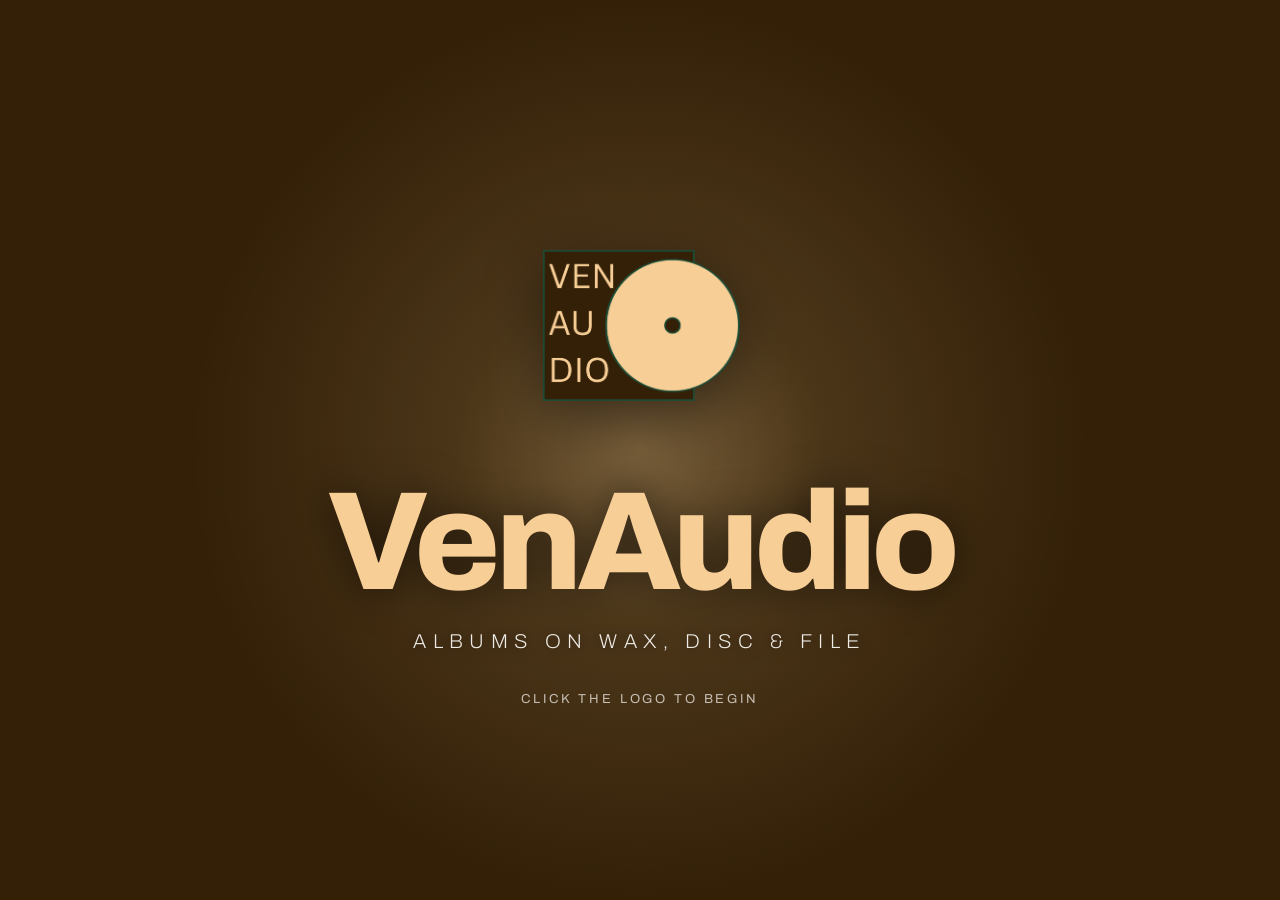
<file: index.html>
<!DOCTYPE html>
<html lang="en">
<head>
    <meta charset="UTF-8">
    <meta name="viewport" content="width=device-width, initial-scale=1.0">
    <link rel="stylesheet" href="style.css">
    <link href="https://fonts.googleapis.com/css2?family=Archivo:wght@200;400;800&display=swap" rel="stylesheet">
    <link rel="icon" type="image/png" href="images/faviconn.png">
    <script src="bg.js" defer></script>
    <script src="account.js" defer></script>
    <script src="msgbox.js" defer></script>

    <title>VenAudio</title>
</head>
<body>
    <video autoplay muted loop playsinline preload="auto" id="gradient-bg">
        <source src="videos/Olive-Green.mp4" type="video/mp4">
    </video>
    <div id="cursor-glow"></div>

    <main class="landing">
        <button type="button" class="logo-button" id="logo-button" aria-haspopup="dialog" aria-controls="entry-dialog">
            <span class="logo-ring" aria-hidden="true"></span>
            <img src="images/VENAUDIO.png" alt="VenAudio — enter the store">
        </button>

        <h1 class="wordmark">VenAudio</h1>
        <p class="tagline">Albums on wax, disc &amp; file</p>
        <p class="hint">Click the logo to begin</p>
    </main>

    <!-- Entry pop-up -->
    <div class="msgbox-backdrop" id="msgbox-backdrop" hidden>
        <div class="msgbox" id="entry-dialog" role="dialog" aria-modal="true" aria-labelledby="msgbox-title" aria-describedby="msgbox-text">
            <!-- View 1: the welcome choices -->
            <div class="msgbox-view" id="view-welcome">
                <h2 id="msgbox-title">Welcome to VenAudio</h2>
                <p id="msgbox-text">Sign in to track your orders and wishlist, or head straight for the crates.</p>

                <div class="msgbox-actions">
                    <button type="button" class="btn btn-primary" data-action="signin">Sign in</button>
                    <button type="button" class="btn btn-primary" data-action="signup">Create an account</button>
                    <a class="btn btn-ghost" href="browse.html">Continue to shop</a>
                </div>
            </div>

            <!-- View 2: sign in with email and password, or the demo account -->
            <div class="msgbox-view" id="view-signin" hidden>
                <h2 id="signin-title">Sign in</h2>

                <form class="msgbox-form" id="signin-form" novalidate>
                    <label class="field" for="signin-email">
                        <span>Email</span>
                        <input type="email" id="signin-email" name="email" autocomplete="email" required
                               placeholder="you@example.com">
                    </label>
                    <label class="field" for="signin-password">
                        <span>Password</span>
                        <input type="password" id="signin-password" name="password" autocomplete="current-password" placeholder="Password123" required>
                    </label>
                    <p class="form-error" id="signin-error" role="alert" hidden></p>
                    <button type="submit" class="btn btn-primary">Sign in</button>
                </form>

                <p class="msgbox-switch">No account yet? <button type="button" class="link-button" data-action="signup">Create one</button></p>

                <p class="msgbox-divider"><span>or try the shop as</span></p>

                <button type="button" class="account-tile" id="demo-account">
                    <span class="account-avatar" aria-hidden="true" id="demo-initials"></span>
                    <span class="account-tile-text">
                        <span class="account-tile-name" id="demo-name"></span>
                        <span class="account-tile-email" id="demo-email"></span>
                    </span>
                    <span class="account-tile-tag">Demo</span>
                </button>

                <!-- The shop's own account: opens the Seller dashboard. Hidden from
                     shoppers — msgbox.js shows it only when seller.html sent you here. -->
                <button type="button" class="account-tile" id="seller-account" hidden>
                    <span class="account-avatar account-avatar-seller" aria-hidden="true" id="seller-initials"></span>
                    <span class="account-tile-text">
                        <span class="account-tile-name" id="seller-name"></span>
                        <span class="account-tile-email" id="seller-email"></span>
                    </span>
                    <span class="account-tile-tag account-tile-tag-seller">Seller</span>
                </button>

                <div class="msgbox-actions">
                    <button type="button" class="btn btn-ghost" data-action="back">Back</button>
                </div>
            </div>

            <!-- View 3: create an account -->
            <div class="msgbox-view" id="view-signup" hidden>
                <h2 id="signup-title">Create an account</h2>
                <p>Saves your details and address, so checkout fills itself in next time.</p>

                <form class="msgbox-form" id="signup-form" novalidate>
                    <div class="field-row">
                        <label class="field" for="signup-first">
                            <span>First name</span>
                            <input type="text" id="signup-first" name="firstName" autocomplete="given-name" required>
                        </label>
                        <label class="field" for="signup-last">
                            <span>Last name</span>
                            <input type="text" id="signup-last" name="lastName" autocomplete="family-name" required>
                        </label>
                    </div>
                    <label class="field" for="signup-email">
                        <span>Email</span>
                        <input type="email" id="signup-email" name="email" autocomplete="email" required
                               placeholder="you@example.com">
                    </label>
                    <label class="field" for="signup-phone">
                        <span>Mobile number <em>(optional)</em></span>
                        <input type="tel" id="signup-phone" name="phone" autocomplete="tel"
                               placeholder="0917 123 4567" pattern="(\+63|0)\s?9\d{2}[\s\-]?\d{3}[\s\-]?\d{4}">
                    </label>
                    <label class="field" for="signup-password">
                        <span>Password <em>(at least 8 characters)</em></span>
                        <input type="password" id="signup-password" name="password" autocomplete="new-password"
                               minlength="8" required>
                    </label>
                    <label class="field" for="signup-confirm">
                        <span>Confirm password</span>
                        <input type="password" id="signup-confirm" name="confirm" autocomplete="new-password" required>
                    </label>
                    <p class="form-error" id="signup-error" role="alert" hidden></p>
                    <button type="submit" class="btn btn-primary">Create account</button>
                </form>

                <p class="msgbox-switch">Already have an account? <button type="button" class="link-button" data-action="signin">Sign in</button></p>

                <p class="msgbox-note">Your account is saved in this browser only — it's a demo shop with no server.</p>
            </div>

            <button type="button" class="msgbox-close" id="msgbox-close" aria-label="Close">&times;</button>
        </div>
    </div>
</body>
</html>
</file>
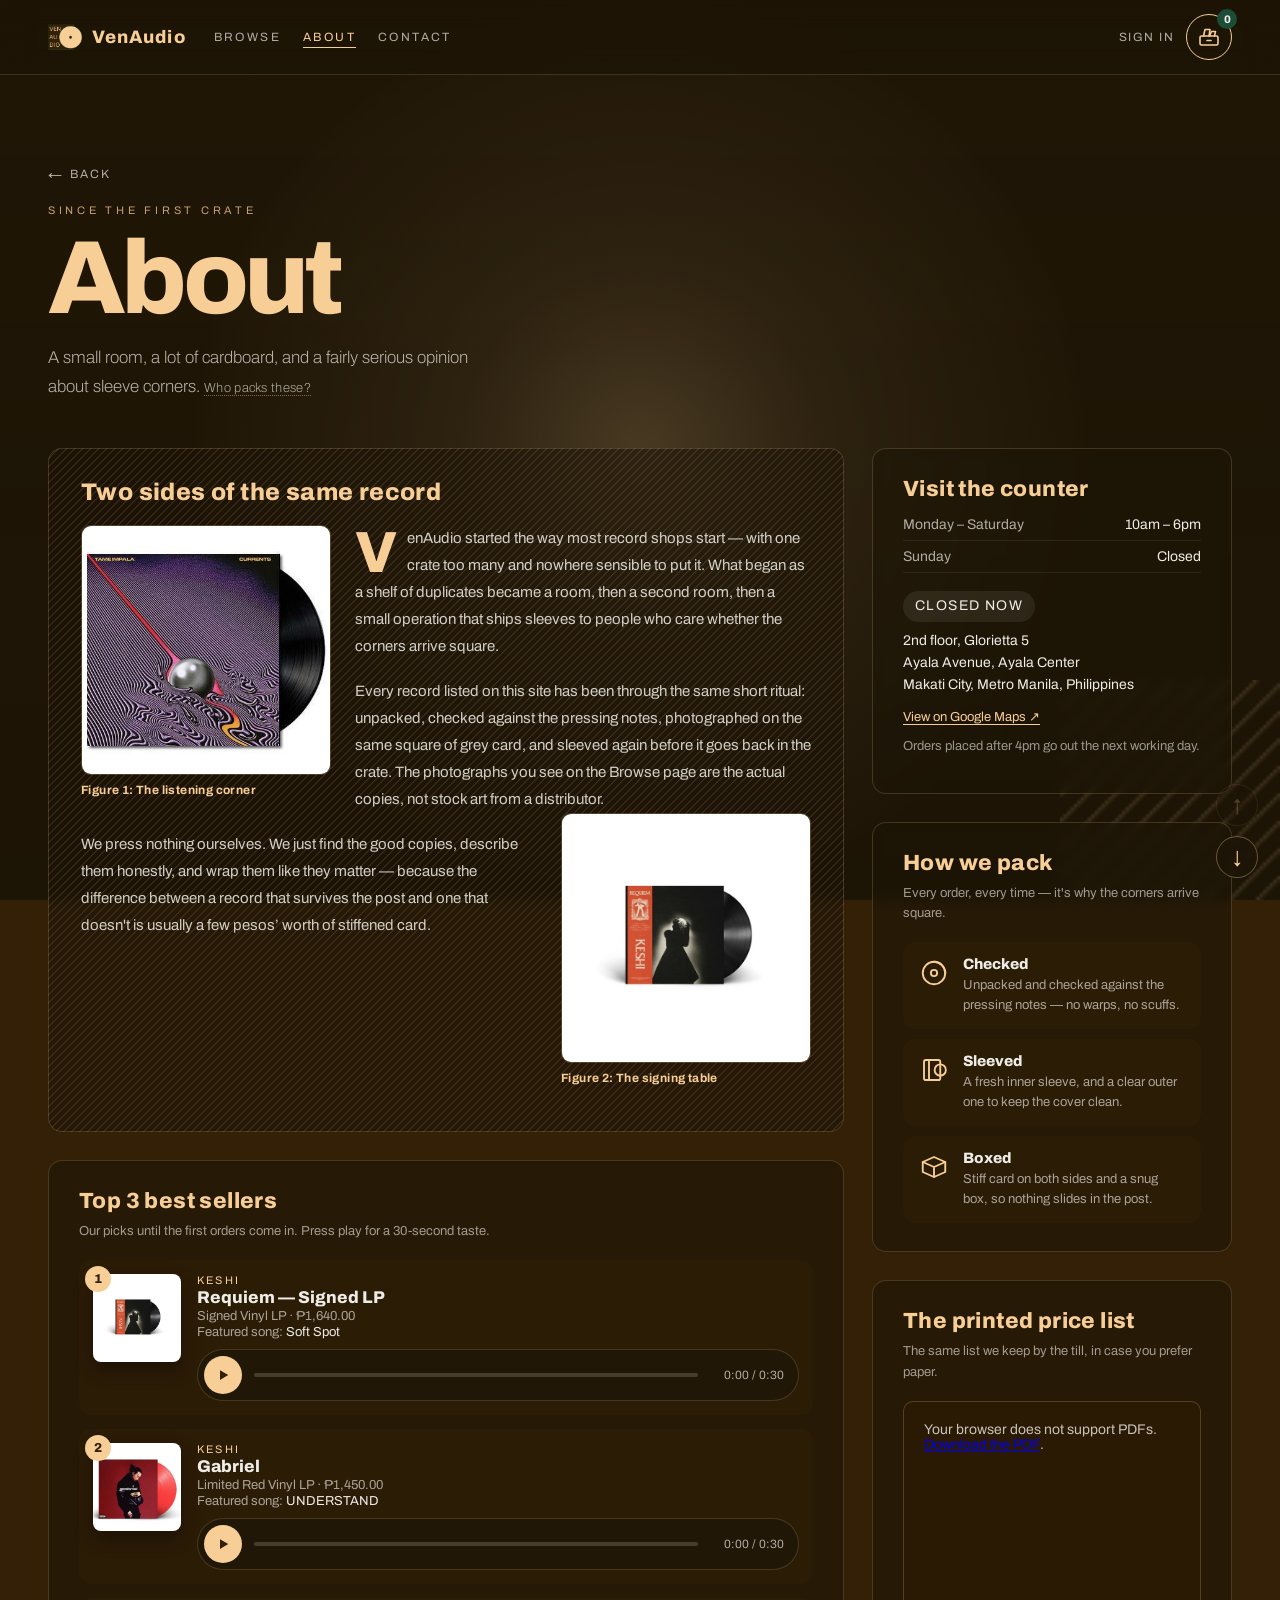
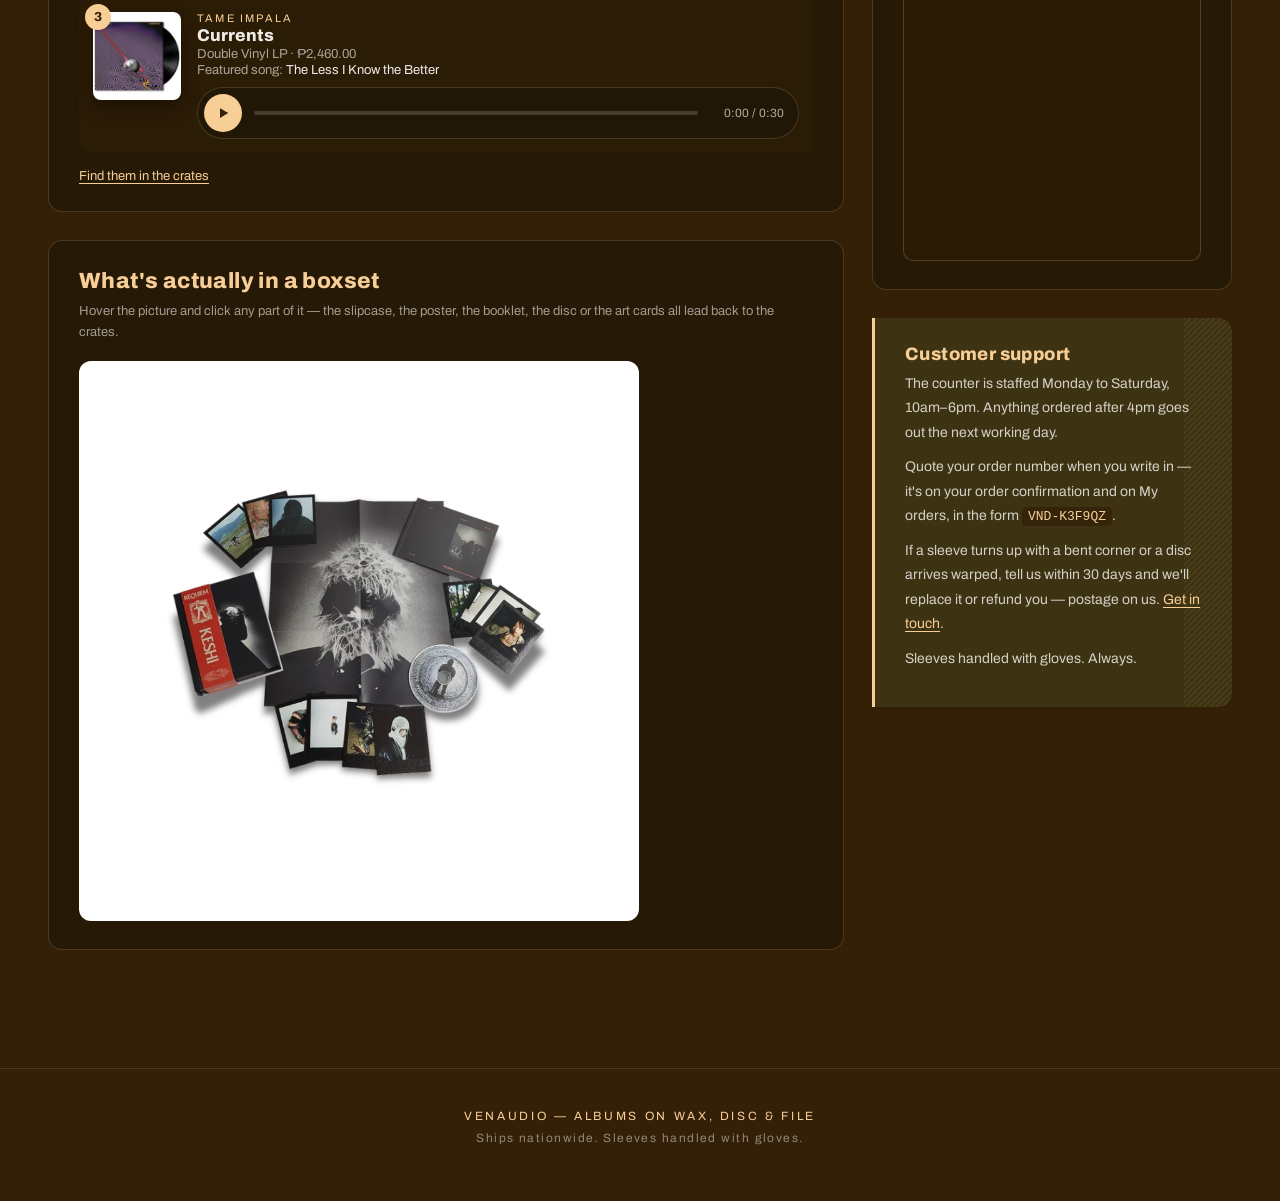
<file: about.html>
<!DOCTYPE html>
<html lang="en">
<head>
    <meta charset="UTF-8">
    <meta name="viewport" content="width=device-width, initial-scale=1.0">
    <link rel="stylesheet" href="style.css">
    <link href="https://fonts.googleapis.com/css2?family=Archivo:wght@200;400;800&display=swap" rel="stylesheet">
    <link rel="shortcut icon" type="image/png" href="images/faviconn.png">
    <script src="bg.js" defer></script>
    <script src="account.js" defer></script>
    <script src="catalogue.js" defer></script>
    <script src="about.js" defer></script>

    <title>About the Shop — VenAudio</title>
</head>
<body class="shop about-page">
    <video autoplay muted loop playsinline preload="auto" id="gradient-bg">
        <source src="videos/Olive-Green.mp4" type="video/mp4">
    </video>
    <div class="shop-veil" aria-hidden="true"></div>
    <div id="cursor-glow"></div>

    <header class="topbar">
        <!-- The same header on every shop page. The logo goes to Browse, not the
             landing page: once you're in the crates, you stay in the crates. -->
        <a class="brand" href="browse.html">
            <img src="images/VENAUDIO.png" alt="">
            <span>VenAudio</span>
        </a>

        <nav class="topnav" aria-label="Primary">
            <a href="browse.html">Browse</a>
            <a href="about.html" aria-current="page">About</a>
            <a href="contact.html">Contact</a>
        </nav>

        <div class="topbar-tools">
            <div class="account-chip" id="account-chip"></div>
            <!-- account.js fills in the count and the label -->
            <a class="cart-button" href="checkout.html" aria-label="Bag — go to checkout">
                <svg class="bag-icon" viewBox="0 0 24 24" width="24" height="24" aria-hidden="true"
                     fill="none" stroke="currentColor" stroke-width="1.6" stroke-linecap="round" stroke-linejoin="round">
                    <g class="crate-sleeves">
                        <path d="M6.5 11L8 4.5h5L12 11"/>
                        <path d="M12.5 11l2-4.5h4l-1 4.5"/>
                    </g>
                    <rect x="3" y="11" width="18" height="9" rx="1.5"/>
                    <path d="M10 15.5h4"/>
                </svg>
                <span class="cart-count" aria-hidden="true">0</span>
            </a>
        </div>
    </header>

    <main class="shop-main">
        <section class="crate-hero">
            <a class="back-link" href="browse.html" data-back>Back</a>
            <p class="eyebrow">Since the first crate</p>
            <h1>About</h1>
            <p class="crate-sub">A small room, a lot of cardboard, and a fairly serious opinion about sleeve corners.
                <span class="help-hint" title="Everything here was pressed, packed and photographed by hand.">Who packs these?</span></p>
        </section>

        <!-- Two columns at Browse's full width: the story on the left,
             visiting and support on the right (stacked on phones) -->
        <div class="page-layout">
        <div class="page-main">
        <!-- ============ Story: figures float, first paragraph gets a drop cap ============ -->
        <article class="prose">
            <h2>Two sides of the same record</h2>

            <figure id="front-stack">
                <img src="images/currents vinyl.jpg" alt="A Currents LP resting in its sleeve"
                    width="250" height="250">
                <figcaption class="reference">Figure 1: The listening corner</figcaption>
            </figure>

            <p class="lede">VenAudio started the way most record shops start — with one crate too many
            and nowhere sensible to put it. What began as a shelf of duplicates became a room, then a
            second room, then a small operation that ships sleeves to people who care whether the
            corners arrive square.</p>

            <figure id="back-stack">
                <img src="images/Requiem Signed LP.jpg" alt="A signed Requiem LP sleeve"
                    width="250" height="250">
                <figcaption class="reference">Figure 2: The signing table</figcaption>
            </figure>

            <p>Every record listed on this site has been through the same short ritual: unpacked,
            checked against the pressing notes, photographed on the same square of grey card, and
            sleeved again before it goes back in the crate. The photographs you see on the Browse
            page are the actual copies, not stock art from a distributor.</p>

            <p>We press nothing ourselves. We just find the good copies, describe them honestly, and
            wrap them like they matter — because the difference between a record that survives the
            post and one that doesn't is usually a few pesos’ worth of stiffened card.</p>
        </article>

        <!-- ============ Best sellers ============ -->
        <!-- about.js swaps in the real top three from orders placed in this shop;
             until there are any, these staff picks stand in. -->
        <section class="panel best-sellers" aria-labelledby="best-title">
            <h2 id="best-title">Top 3 best sellers</h2>
            <p class="panel-note" id="best-note">Our picks until the first orders come in. Press play for a 30-second taste.</p>
            <ol class="best-list" id="best-list">
                <li class="best-item">
                    <span class="best-rank" aria-hidden="true">1</span>
                    <img class="best-cover" src="images/Requiem%20Signed%20LP.jpg" alt="" width="88" height="88" loading="lazy">
                    <div class="best-text">
                        <p class="best-artist">keshi</p>
                        <p class="best-name"><a href="browse.html?record=Requiem%20Signed%20LP%7Cvinyl%20signed">Requiem — Signed LP</a></p>
                        <p class="best-meta">Signed Vinyl LP · ₱1,640.00</p>
                        <p class="best-song">Featured song: <span>Soft Spot</span></p>
                        <audio controls preload="none" src="https://audio-ssl.itunes.apple.com/itunes-assets/AudioPreview211/v4/83/53/9f/83539ff7-58d9-a02e-f9ca-bf339afeb7b0/mzaf_10894226152521713869.plus.aac.p.m4a">
                            Your browser does not support the audio element.
                        </audio>
                    </div>
                </li>
                <li class="best-item">
                    <span class="best-rank" aria-hidden="true">2</span>
                    <img class="best-cover" src="images/Keshi%20-%20Gabriel%20(vinyl).jpg" alt="" width="88" height="88" loading="lazy">
                    <div class="best-text">
                        <p class="best-artist">keshi</p>
                        <p class="best-name"><a href="browse.html?record=Gabriel%7Cvinyl">Gabriel</a></p>
                        <p class="best-meta">Limited Red Vinyl LP · ₱1,450.00</p>
                        <p class="best-song">Featured song: <span>UNDERSTAND</span></p>
                        <audio controls preload="none" src="https://audio-ssl.itunes.apple.com/itunes-assets/AudioPreview221/v4/17/c8/0b/17c80b1b-756d-141d-07ad-312a2abfd1f5/mzaf_3423709056660709534.plus.aac.p.m4a">
                            Your browser does not support the audio element.
                        </audio>
                    </div>
                </li>
                <li class="best-item">
                    <span class="best-rank" aria-hidden="true">3</span>
                    <img class="best-cover" src="images/currents%20vinyl.jpg" alt="" width="88" height="88" loading="lazy">
                    <div class="best-text">
                        <p class="best-artist">Tame Impala</p>
                        <p class="best-name"><a href="browse.html?record=Currents%7Cvinyl">Currents</a></p>
                        <p class="best-meta">Double Vinyl LP · ₱2,460.00</p>
                        <p class="best-song">Featured song: <span>The Less I Know the Better</span></p>
                        <audio controls preload="none" src="https://audio-ssl.itunes.apple.com/itunes-assets/AudioPreview221/v4/5d/2a/2a/5d2a2a7c-a42f-901e-bbf7-d99c33323526/mzaf_5177778173802721769.plus.aac.p.m4a">
                            Your browser does not support the audio element.
                        </audio>
                    </div>
                </li>
            </ol>
            <a class="best-more" href="browse.html">Find them in the crates</a>
        </section>

        <!-- ============ Image map: the boxset, region by region ============ -->
        <section class="panel">
            <h2>What's actually in a boxset</h2>
            <p class="panel-note">
                Hover the picture and click any part of it — the slipcase, the poster, the booklet,
                the disc or the art cards all lead back to the crates.
            </p>

            <img src="images/Requiem CD Collectible Boxset Contents.jpg"
                alt="The Requiem boxset laid out: slipcase, poster, booklet, disc and art cards"
                usemap="#boxset-map" width="560" height="560" class="mapped">

            <map name="boxset-map">
                <area shape="rect" coords="96,215,181,334"
                    href="browse.html#boxset" alt="Slipcase" title="The rigid slipcase">
                <area shape="rect" coords="187,132,342,345"
                    href="browse.html#boxset" alt="Fold-out poster" title="The fold-out poster">
                <area shape="rect" coords="314,135,415,220"
                    href="browse.html#cd" alt="Booklet" title="The printed booklet">
                <area shape="circle" coords="364,310,32"
                    href="browse.html#cd" alt="The disc" title="The disc itself">
                <area shape="poly" coords="196,352 262,330 360,356 352,414 238,420 192,398"
                    href="browse.html#boxset" alt="Art cards" title="The set of art cards">
                <area shape="rect" coords="358,218,461,308"
                    href="browse.html#signed" alt="More art cards" title="More art cards">
            </map>
        </section>
        </div>

        <div class="page-side">
        <!-- ============ Visit the counter ============ -->
        <section class="panel" aria-labelledby="visit-title">
            <h2 id="visit-title">Visit the counter</h2>
            <div class="visit">
                <dl class="visit-hours">
                    <div><dt>Monday – Saturday</dt><dd>10am – 6pm</dd></div>
                    <div><dt>Sunday</dt><dd>Closed</dd></div>
                </dl>
                <div class="visit-where">
                    <p class="visit-status" id="visit-status" hidden></p>
                    <address class="visit-address">
                        2nd floor, Glorietta 5<br>
                        Ayala Avenue, Ayala Center<br>
                        Makati City, Metro Manila, Philippines
                    </address>
                    <a class="visit-map" href="https://www.google.com/maps/search/?api=1&amp;query=Glorietta+5%2C+Ayala+Center%2C+Makati+City"
                       target="_blank" rel="noopener">View on Google Maps</a>
                    <p class="muted">Orders placed after 4pm go out the next working day.</p>
                </div>
            </div>
        </section>

        <!-- ============ How we pack ============ -->
        <section class="panel" aria-labelledby="pack-title">
            <h2 id="pack-title">How we pack</h2>
            <p class="panel-note">Every order, every time — it's why the corners arrive square.</p>
            <ol class="pack-steps">
                <li>
                    <svg viewBox="0 0 24 24" width="30" height="30" aria-hidden="true" fill="none" stroke="currentColor"
                         stroke-width="1.5" stroke-linecap="round" stroke-linejoin="round">
                        <circle cx="12" cy="12" r="9"/><circle cx="12" cy="12" r="2.5"/><path d="M12 3a9 9 0 0 1 9 9"/>
                    </svg>
                    <h3>Checked</h3>
                    <p>Unpacked and checked against the pressing notes — no warps, no scuffs.</p>
                </li>
                <li>
                    <svg viewBox="0 0 24 24" width="30" height="30" aria-hidden="true" fill="none" stroke="currentColor"
                         stroke-width="1.5" stroke-linecap="round" stroke-linejoin="round">
                        <rect x="4" y="4" width="13" height="16" rx="1.5"/><path d="M8 4v16"/><circle cx="17" cy="12" r="4.5"/>
                    </svg>
                    <h3>Sleeved</h3>
                    <p>A fresh inner sleeve, and a clear outer one to keep the cover clean.</p>
                </li>
                <li>
                    <svg viewBox="0 0 24 24" width="30" height="30" aria-hidden="true" fill="none" stroke="currentColor"
                         stroke-width="1.5" stroke-linecap="round" stroke-linejoin="round">
                        <path d="M3 8l9-4 9 4v8l-9 4-9-4z"/><path d="M3 8l9 4 9-4M12 12v8"/>
                    </svg>
                    <h3>Boxed</h3>
                    <p>Stiff card on both sides and a snug box, so nothing slides in the post.</p>
                </li>
            </ol>
        </section>

        <!-- ============ Catalogue PDF ============ -->
        <section class="panel">
            <h2>The printed price list</h2>
            <p class="panel-note">The same list we keep by the till, in case you prefer paper.</p>

            <object data="docs/venaudio-catalogue.pdf" type="application/pdf"
                    width="100%" height="460">
                <p>Your browser does not support PDFs.
                <a href="docs/venaudio-catalogue.pdf">Download the PDF</a>.</p>
            </object>
        </section>

        <!-- ============ Customer support ============ -->
        <aside class="sidenote">
            <h2>Customer support</h2>
            <p>The counter is staffed Monday to Saturday, 10am–6pm. Anything ordered after 4pm
            goes out the next working day.</p>
            <p>Quote your order number when you write in — it's on your order confirmation
            and on My orders, in the form <code>VND-K3F9QZ</code>.</p>
            <p>If a sleeve turns up with a bent corner or a disc arrives warped, tell us within
            30 days and we'll replace it or refund you — postage on us.
            <a href="contact.html">Get in touch</a>.</p>
            <p class="muted">Sleeves handled with gloves. Always.</p>
        </aside>
        </div>
        </div>
    </main>

    <footer class="shop-footer">
        <p>VenAudio — albums on wax, disc &amp; file</p>
        <p class="muted">Ships nationwide. Sleeves handled with gloves.</p>
    </footer>
</body>
</html>
</file>
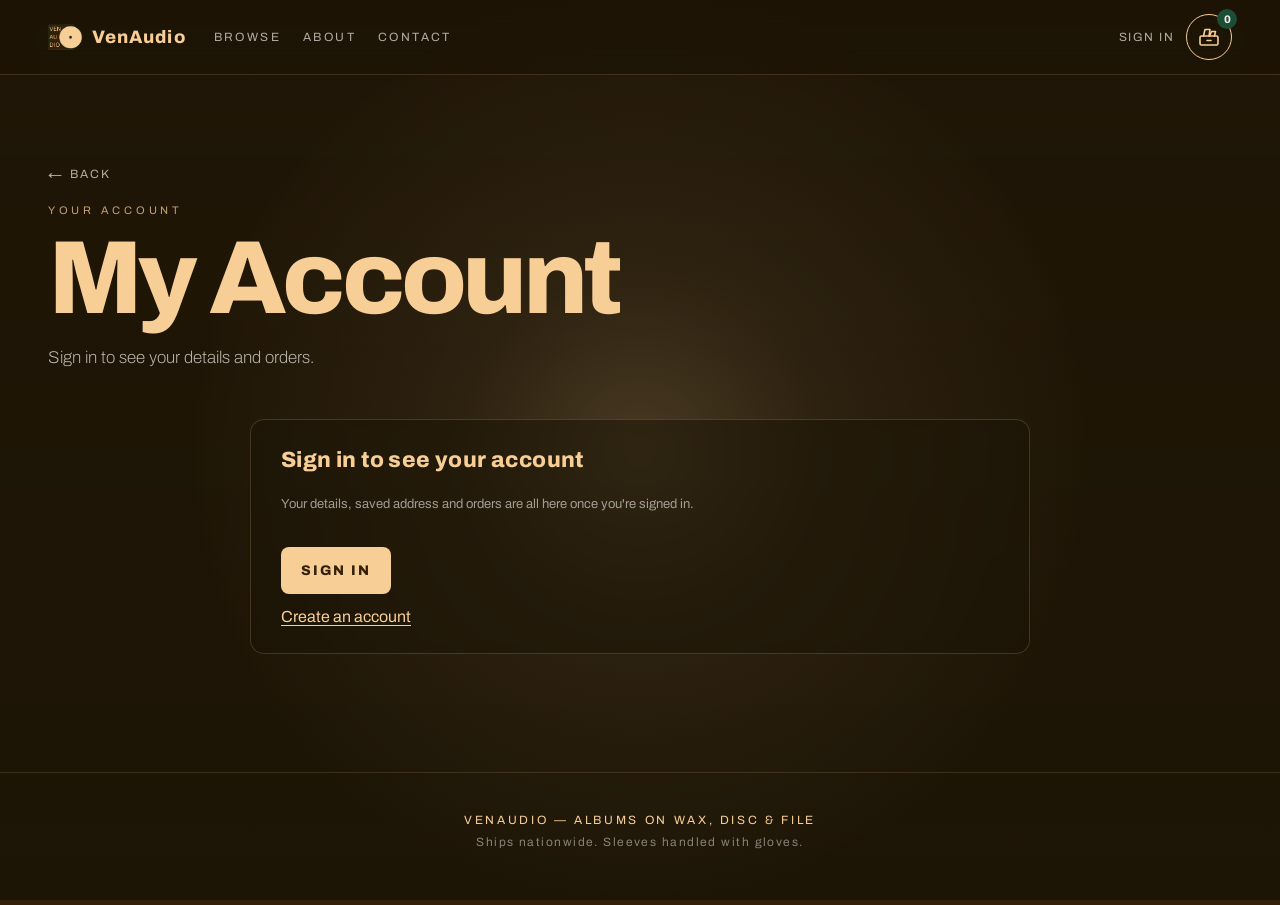
<file: account.html>
<!DOCTYPE html>
<html lang="en">
<head>
    <meta charset="UTF-8">
    <meta name="viewport" content="width=device-width, initial-scale=1.0">
    <link rel="stylesheet" href="style.css">
    <link href="https://fonts.googleapis.com/css2?family=Archivo:wght@200;400;800&display=swap" rel="stylesheet">
    <link rel="icon" type="image/png" href="images/faviconn.png">
    <script src="bg.js" defer></script>
    <script src="account.js" defer></script>
    <script src="ph-address.js" defer></script>
    <script src="address-picker.js" defer></script>
    <script src="profile.js" defer></script>

    <title>My Account — VenAudio</title>
</head>
<body class="shop">
    <video autoplay muted loop playsinline preload="auto" id="gradient-bg">
        <source src="videos/Olive-Green.mp4" type="video/mp4">
    </video>
    <div class="shop-veil" aria-hidden="true"></div>
    <div id="cursor-glow"></div>

    <header class="topbar">
        <!-- The same header on every shop page. The logo goes to Browse, not the
             landing page: once you're in the crates, you stay in the crates. -->
        <a class="brand" href="browse.html">
            <img src="images/VENAUDIO.png" alt="">
            <span>VenAudio</span>
        </a>

        <nav class="topnav" aria-label="Primary">
            <a href="browse.html">Browse</a>
            <a href="about.html">About</a>
            <a href="contact.html">Contact</a>
        </nav>

        <div class="topbar-tools">
            <div class="account-chip" id="account-chip"></div>
            <!-- account.js fills in the count and the label -->
            <a class="cart-button" href="checkout.html" aria-label="Bag — go to checkout">
                <svg class="bag-icon" viewBox="0 0 24 24" width="24" height="24" aria-hidden="true"
                     fill="none" stroke="currentColor" stroke-width="1.6" stroke-linecap="round" stroke-linejoin="round">
                    <g class="crate-sleeves">
                        <path d="M6.5 11L8 4.5h5L12 11"/>
                        <path d="M12.5 11l2-4.5h4l-1 4.5"/>
                    </g>
                    <rect x="3" y="11" width="18" height="9" rx="1.5"/>
                    <path d="M10 15.5h4"/>
                </svg>
                <span class="cart-count" aria-hidden="true">0</span>
            </a>
        </div>
    </header>

    <main class="shop-main">
        <section class="crate-hero">
            <a class="back-link" href="browse.html" data-back>Back</a>
            <p class="eyebrow">Your account</p>
            <h1>My Account</h1>
            <p class="crate-sub" id="account-sub">Your details, your address and your orders.</p>
        </section>

        <!-- Signed in: filled in by profile.js -->
        <div class="account-page" id="account-page" hidden>
            <section class="panel account-section" aria-labelledby="details-title">
                <div class="account-section-head">
                    <span class="account-avatar account-avatar-large" id="account-initials" aria-hidden="true"></span>
                    <h2 id="details-title">Your details</h2>
                </div>

                <!-- Showing -->
                <div class="account-view" id="details-view">
                    <dl class="order-details" id="account-details"></dl>
                    <button type="button" class="btn btn-ghost" id="edit-details">Edit details</button>
                </div>

                <!-- Editing (signed-up accounts only) -->
                <form class="account-form" id="details-form" novalidate hidden>
                    <div class="field-row">
                        <label class="field" for="edit-first">
                            <span>First name</span>
                            <input type="text" id="edit-first" name="firstName" autocomplete="given-name" required>
                        </label>
                        <label class="field" for="edit-last">
                            <span>Last name</span>
                            <input type="text" id="edit-last" name="lastName" autocomplete="family-name" required>
                        </label>
                    </div>
                    <label class="field" for="edit-email">
                        <span>Email</span>
                        <input type="email" id="edit-email" name="email" autocomplete="email" required>
                    </label>
                    <label class="field" for="edit-phone">
                        <span>Mobile number <em>(optional)</em></span>
                        <input type="tel" id="edit-phone" name="phone" autocomplete="tel"
                               placeholder="0917 123 4567" pattern="(\+63|0)\s?9\d{2}[\s\-]?\d{3}[\s\-]?\d{4}">
                    </label>
                    <p class="form-error" id="details-error" role="alert" hidden></p>
                    <div class="account-form-actions">
                        <button type="submit" class="btn btn-primary">Save details</button>
                        <button type="button" class="btn btn-ghost" data-cancel>Cancel</button>
                    </div>
                </form>

                <p class="panel-note" id="account-demo-note" hidden>
                    This is a shared demo account, so its details and address stay as they are.
                    <a class="link-button" href="index.html?signup&amp;next=account">Create your own account</a>
                    to edit yours.
                </p>
            </section>

            <section class="panel account-section" aria-labelledby="address-title">
                <h2 id="address-title">Shipping address</h2>

                <!-- Showing -->
                <div class="account-view" id="address-view">
                    <p class="account-address" id="account-address"></p>
                    <button type="button" class="btn btn-ghost" id="edit-address">Edit address</button>
                </div>

                <!-- Editing: the same dropdowns and ZIP as checkout (address-picker.js) -->
                <form class="account-form" id="address-form" novalidate hidden>
                    <div class="field-row">
                        <label class="field" for="addr-region">
                            <span>Region</span>
                            <select id="addr-region" name="region" required>
                                <option value="">Select region</option>
                            </select>
                        </label>
                        <label class="field" for="addr-province">
                            <span>Province</span>
                            <select id="addr-province" name="province" required disabled>
                                <option value="">Select province</option>
                            </select>
                        </label>
                    </div>
                    <div class="field-row">
                        <label class="field" for="addr-city">
                            <span>City / Municipality</span>
                            <select id="addr-city" name="city" required disabled>
                                <option value="">Select city</option>
                            </select>
                        </label>
                        <label class="field" for="addr-barangay">
                            <span>Barangay</span>
                            <select id="addr-barangay" name="barangay" required disabled>
                                <option value="">Select barangay</option>
                            </select>
                        </label>
                    </div>
                    <div class="field-row">
                        <label class="field field-grow" for="addr-street">
                            <span>House no., building, street</span>
                            <input type="text" id="addr-street" name="street" autocomplete="address-line1" required
                                   placeholder="Unit 4B, 88 Maginhawa St.">
                        </label>
                        <label class="field field-small" for="addr-postal">
                            <span>Postal code</span>
                            <input type="text" id="addr-postal" name="postal" autocomplete="postal-code" required
                                   inputmode="numeric" maxlength="4" pattern="\d{4}" placeholder="1100"
                                   aria-describedby="addr-postal-hint">
                        </label>
                    </div>
                    <p class="field-hint" id="addr-postal-hint" aria-live="polite"></p>
                    <label class="field" for="addr-landmark">
                        <span>Landmark <em>(optional)</em></span>
                        <input type="text" id="addr-landmark" name="landmark" placeholder="Near the church, blue gate">
                    </label>
                    <p class="form-error" id="address-error" role="alert" hidden></p>
                    <div class="account-form-actions">
                        <button type="submit" class="btn btn-primary">Save address</button>
                        <button type="button" class="btn btn-ghost" data-cancel>Cancel</button>
                    </div>
                </form>
            </section>

            <!-- Store credit from accepted trade-ins; filled by profile.js -->
            <section class="panel account-section" id="trade-ins" aria-labelledby="tradeins-title">
                <h2 id="tradeins-title">Trade-ins &amp; store credit</h2>
                <p class="account-credit">Store credit: <strong id="account-credit">₱0.00</strong></p>
                <p class="panel-note">Comes off your next order at checkout.</p>
                <ul class="account-tradeins" id="account-tradeins"></ul>
                <a class="btn btn-ghost" href="contact.html#trade-in">Trade in records</a>
            </section>

            <section class="panel account-section" aria-labelledby="orders-title">
                <h2 id="orders-title">Orders</h2>
                <p class="panel-note" id="account-orders-note"></p>
                <a class="btn btn-ghost" href="orders.html">View my orders</a>
            </section>

            <button type="button" class="btn btn-ghost account-signout-button" id="sign-out">Sign out</button>
        </div>

        <!-- Not signed in -->
        <section class="panel orders-message" id="account-guest" hidden>
            <h2>Sign in to see your account</h2>
            <p class="panel-note">Your details, saved address and orders are all here once you're signed in.</p>
            <a class="btn btn-primary" href="index.html?signin&amp;next=account">Sign in</a>
            <a class="link-button" href="index.html?signup&amp;next=account">Create an account</a>
        </section>
    </main>

    <footer class="shop-footer">
        <p>VenAudio — albums on wax, disc &amp; file</p>
        <p class="muted">Ships nationwide. Sleeves handled with gloves.</p>
    </footer>
</body>
</html>
</file>
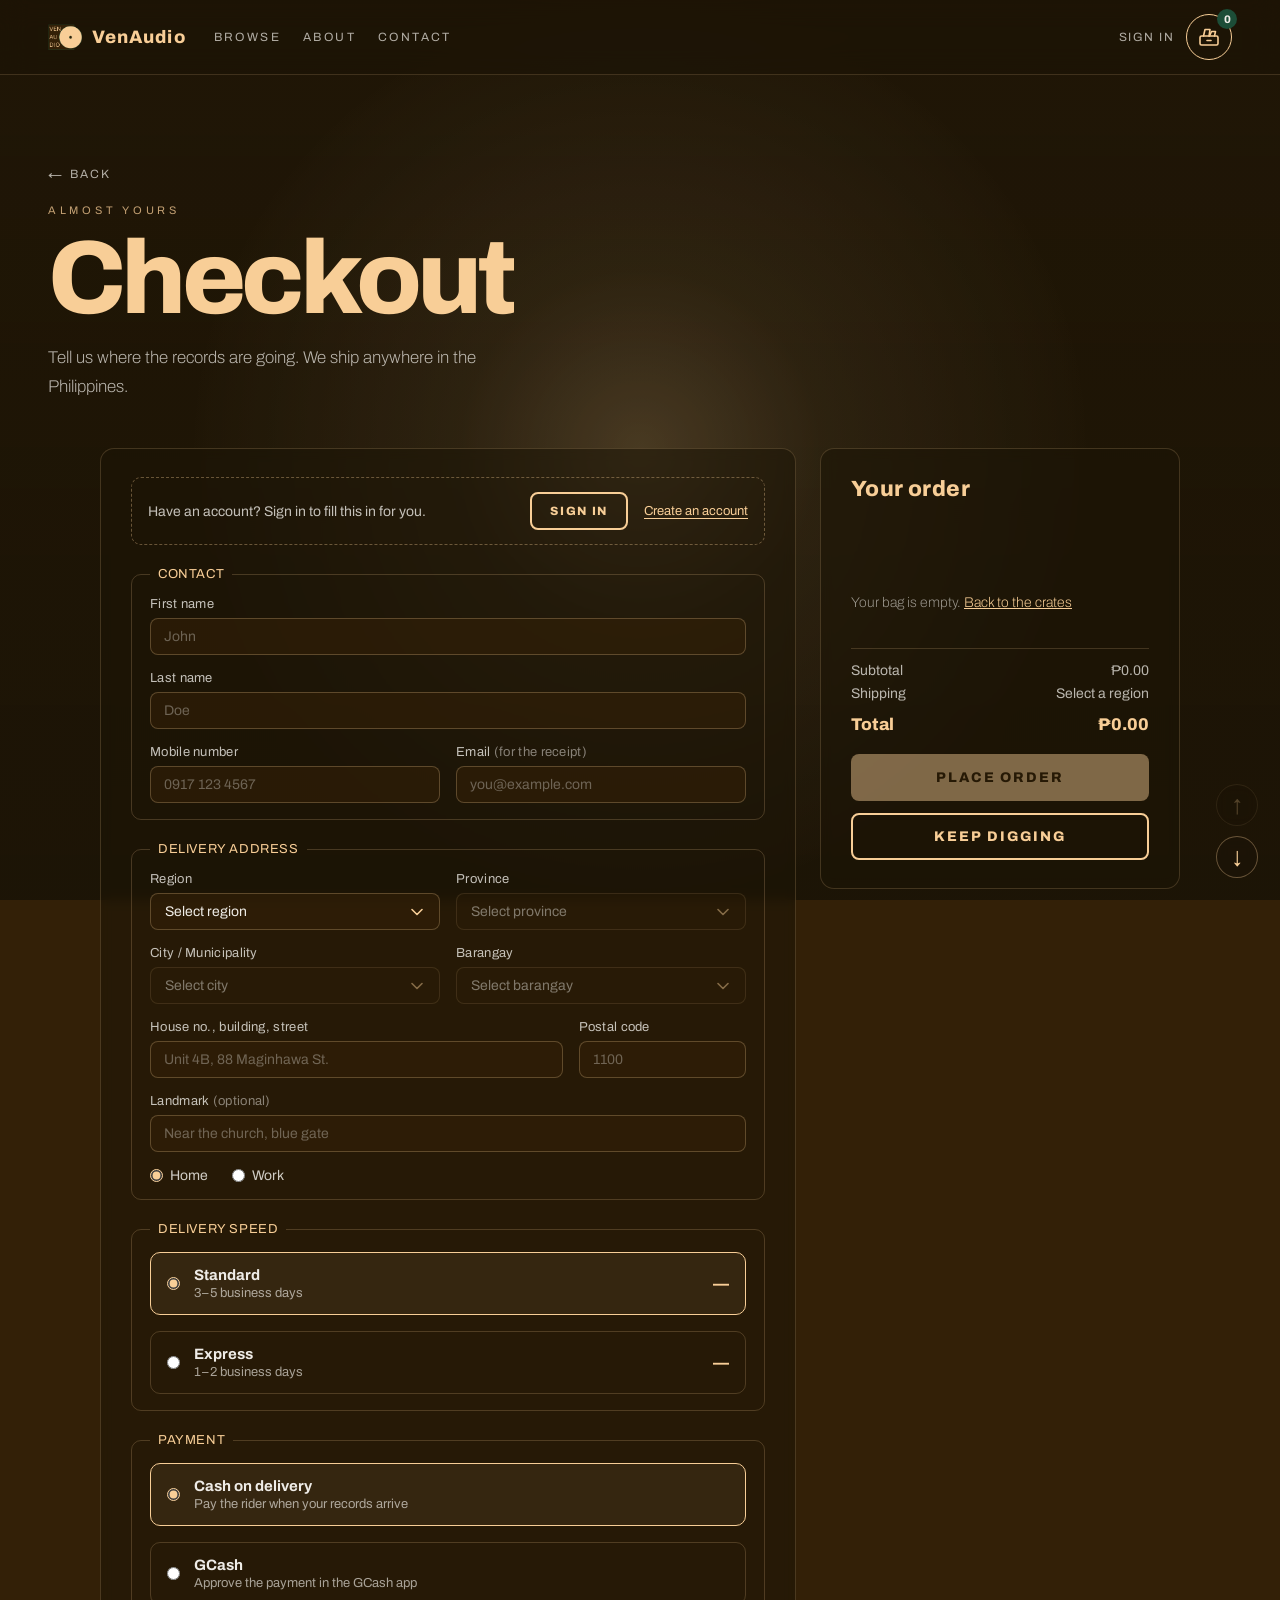
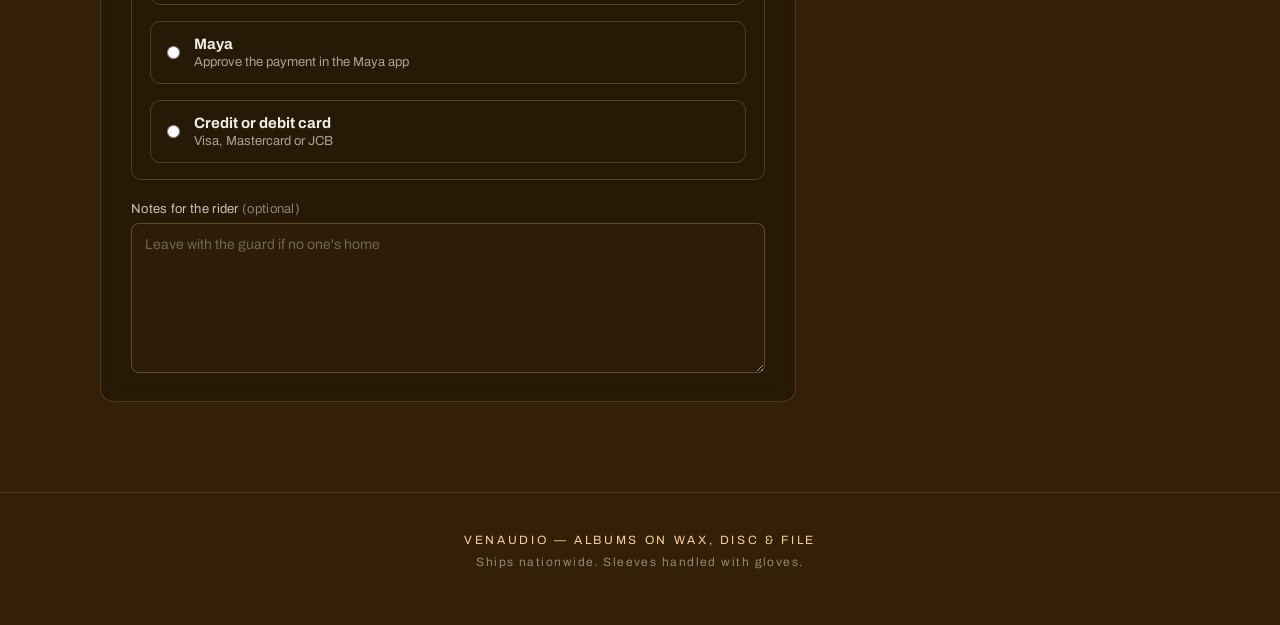
<file: checkout.html>
<!DOCTYPE html>
<html lang="en">
<head>
    <meta charset="UTF-8">
    <meta name="viewport" content="width=device-width, initial-scale=1.0">
    <link rel="stylesheet" href="style.css">
    <link href="https://fonts.googleapis.com/css2?family=Archivo:wght@200;400;800&display=swap" rel="stylesheet">
    <link rel="icon" type="image/png" href="images/faviconn.png">
    <script src="bg.js" defer></script>
    <script src="account.js" defer></script>
    <script src="ph-address.js" defer></script>
    <script src="address-picker.js" defer></script>
    <script src="catalogue.js" defer></script>
    <script src="checkout.js" defer></script>

    <title>Checkout — VenAudio</title>
</head>
<body class="shop">
    <video autoplay muted loop playsinline preload="auto" id="gradient-bg">
        <source src="videos/Olive-Green.mp4" type="video/mp4">
    </video>
    <div class="shop-veil" aria-hidden="true"></div>
    <div id="cursor-glow"></div>

    <header class="topbar">
        <!-- The same header on every shop page. The logo goes to Browse, not the
             landing page: once you're in the crates, you stay in the crates. -->
        <a class="brand" href="browse.html">
            <img src="images/VENAUDIO.png" alt="">
            <span>VenAudio</span>
        </a>

        <nav class="topnav" aria-label="Primary">
            <a href="browse.html">Browse</a>
            <a href="about.html">About</a>
            <a href="contact.html">Contact</a>
        </nav>

        <div class="topbar-tools">
            <div class="account-chip" id="account-chip"></div>
            <!-- account.js fills in the count and the label -->
            <a class="cart-button" href="checkout.html" aria-label="Bag — go to checkout">
                <svg class="bag-icon" viewBox="0 0 24 24" width="24" height="24" aria-hidden="true"
                     fill="none" stroke="currentColor" stroke-width="1.6" stroke-linecap="round" stroke-linejoin="round">
                    <g class="crate-sleeves">
                        <path d="M6.5 11L8 4.5h5L12 11"/>
                        <path d="M12.5 11l2-4.5h4l-1 4.5"/>
                    </g>
                    <rect x="3" y="11" width="18" height="9" rx="1.5"/>
                    <path d="M10 15.5h4"/>
                </svg>
                <span class="cart-count" aria-hidden="true">0</span>
            </a>
        </div>
    </header>

    <main class="shop-main">
        <section class="crate-hero">
            <a class="back-link" href="browse.html" data-back>Back</a>
            <p class="eyebrow">Almost yours</p>
            <h1>Checkout</h1>
            <p class="crate-sub">Tell us where the records are going. We ship anywhere in the Philippines.</p>
        </section>

        <div class="checkout-layout">
            <!-- ============ Delivery form ============ -->
            <form class="panel checkout-form" id="checkout-form" novalidate>
                <div class="checkout-signin" id="checkout-signin" hidden>
                    <p>Have an account? Sign in to fill this in for you.</p>
                    <div class="checkout-signin-actions">
                        <a class="btn btn-ghost" href="index.html?signin&amp;next=checkout">Sign in</a>
                        <a class="link-button" href="index.html?signup&amp;next=checkout">Create an account</a>
                    </div>
                </div>

                <fieldset>
                    <legend>Contact</legend>

                    <label class="field" for="first-name">
                        <span>First name</span>
                        <input type="text" id="first-name" name="first-name" autocomplete="given-name" placeholder="John" required>
                    </label>
                    <label class="field" for="last-name">
                        <span>Last name</span>
                        <input type="text" id="last-name" name="last-name" autocomplete="family-name" placeholder="Doe" required>
                    </label>

                    <div class="field-row">
                        <label class="field" for="phone">
                            <span>Mobile number</span>
                            <input type="tel" id="phone" name="phone" autocomplete="tel" required
                                placeholder="0917 123 4567"
                                pattern="(\+63|0)\s?9\d{2}[\s\-]?\d{3}[\s\-]?\d{4}">
                        </label>

                        <label class="field" for="email">
                            <span>Email <em>(for the receipt)</em></span>
                            <input type="email" id="email" name="email" autocomplete="email" required
                                placeholder="you@example.com">
                        </label>
                    </div>
                </fieldset>

                <fieldset>
                    <legend>Delivery address</legend>

                    <div class="field-row">
                        <label class="field" for="region">
                            <span>Region</span>
                            <select id="region" name="region" required>
                                <option value="">Select region</option>
                            </select>
                        </label>

                        <label class="field" for="province">
                            <span>Province</span>
                            <select id="province" name="province" required disabled>
                                <option value="">Select province</option>
                            </select>
                        </label>
                    </div>

                    <div class="field-row">
                        <label class="field" for="city">
                            <span>City / Municipality</span>
                            <select id="city" name="city" required disabled>
                                <option value="">Select city</option>
                            </select>
                        </label>

                        <label class="field" for="barangay">
                            <span>Barangay</span>
                            <select id="barangay" name="barangay" required disabled>
                                <option value="">Select barangay</option>
                            </select>
                        </label>
                    </div>

                    <div class="field-row">
                        <label class="field field-grow" for="street">
                            <span>House no., building, street</span>
                            <input type="text" id="street" name="street" autocomplete="address-line1" required
                                placeholder="Unit 4B, 88 Maginhawa St.">
                        </label>

                        <label class="field field-small" for="postal">
                            <span>Postal code</span>
                            <input type="text" id="postal" name="postal" autocomplete="postal-code" required
                                inputmode="numeric" maxlength="4" pattern="\d{4}" placeholder="1100"
                                aria-describedby="postal-hint">
                        </label>
                    </div>

                    <p class="field-hint" id="postal-hint" aria-live="polite"></p>

                    <label class="field" for="landmark">
                        <span>Landmark <em>(optional)</em></span>
                        <input type="text" id="landmark" name="landmark" placeholder="Near the church, blue gate">
                    </label>

                    <div class="choice-row" role="radiogroup" aria-label="Address label">
                        <label class="choice"><input type="radio" name="label" value="Home" checked> Home</label>
                        <label class="choice"><input type="radio" name="label" value="Work"> Work</label>
                    </div>

                    <!-- Shown by checkout.js for accounts that can keep an address -->
                    <div class="save-address" id="save-address-row" hidden>
                        <label class="choice">
                            <input type="checkbox" id="save-address" name="save-address">
                            Save as my shipping address
                        </label>
                    </div>
                </fieldset>

                <fieldset>
                    <legend>Delivery speed</legend>
                    <label class="option-card">
                        <input type="radio" name="speed" value="standard" checked>
                        <span class="option-text">
                            <strong>Standard</strong>
                            <span id="standard-eta">3–5 business days</span>
                        </span>
                        <span class="option-price" id="standard-price">—</span>
                    </label>
                    <label class="option-card">
                        <input type="radio" name="speed" value="express">
                        <span class="option-text">
                            <strong>Express</strong>
                            <span id="express-eta">1–2 business days</span>
                        </span>
                        <span class="option-price" id="express-price">—</span>
                    </label>
                </fieldset>

                <fieldset>
                    <legend>Payment</legend>
                    <label class="option-card">
                        <input type="radio" name="payment" value="cod" checked>
                        <span class="option-text">
                            <strong>Cash on delivery</strong>
                            <span>Pay the rider when your records arrive</span>
                        </span>
                    </label>
                    <label class="option-card">
                        <input type="radio" name="payment" value="gcash">
                        <span class="option-text">
                            <strong>GCash</strong>
                            <span>Approve the payment in the GCash app</span>
                        </span>
                    </label>
                    <label class="option-card">
                        <input type="radio" name="payment" value="maya">
                        <span class="option-text">
                            <strong>Maya</strong>
                            <span>Approve the payment in the Maya app</span>
                        </span>
                    </label>
                    <label class="option-card">
                        <input type="radio" name="payment" value="card">
                        <span class="option-text">
                            <strong>Credit or debit card</strong>
                            <span>Visa, Mastercard or JCB</span>
                        </span>
                    </label>

                    <!-- Switched on by checkout.js only while "card" is picked. A disabled
                         fieldset is skipped by validation and left out of the form data,
                         so its required fields don't block cash or e-wallet orders. -->
                    <fieldset class="card-details" id="card-details" disabled hidden>
                        <legend>Card details</legend>
                        <p class="card-demo-note">
                            Demo only — nothing is charged. Pay with <strong>4242 4242 4242 4242</strong>,
                            or use <strong>4000 0000 0000 0002</strong> to see a declined card.
                            Never enter a real card here.
                        </p>

                        <!-- autocomplete="off": stop the browser offering a real saved card on a demo shop -->
                        <label class="field" for="card-number">
                            <span>Card number</span>
                            <input type="text" id="card-number" name="card-number" inputmode="numeric"
                                   autocomplete="off" maxlength="23" required placeholder="4242 4242 4242 4242">
                        </label>
                        <label class="field" for="card-name">
                            <span>Name on card</span>
                            <input type="text" id="card-name" name="card-name" autocomplete="off" required>
                        </label>
                        <div class="field-row">
                            <label class="field" for="card-exp">
                                <span>Expiry</span>
                                <input type="text" id="card-exp" name="card-exp" inputmode="numeric" autocomplete="off"
                                       maxlength="5" required placeholder="MM/YY" pattern="(0[1-9]|1[0-2])\/\d{2}">
                            </label>
                            <label class="field" for="card-cvc">
                                <span>CVC</span>
                                <input type="text" id="card-cvc" name="card-cvc" inputmode="numeric" autocomplete="off"
                                       maxlength="4" required placeholder="123" pattern="\d{3,4}">
                            </label>
                        </div>
                    </fieldset>
                </fieldset>

                <label class="field" for="notes">
                    <span>Notes for the rider <em>(optional)</em></span>
                    <textarea id="notes" name="notes" rows="3" placeholder="Leave with the guard if no one's home"></textarea>
                </label>

                <p class="form-error" id="form-error" role="alert" hidden></p>
            </form>

            <!-- ============ Order summary ============ -->
            <aside class="panel checkout-summary" aria-labelledby="summary-title">
                <h2 id="summary-title">Your order</h2>
                <p class="summary-notes" id="summary-notes" role="status" hidden></p>
                <ul class="drawer-list summary-list" id="summary-list"></ul>
                <p class="drawer-empty" id="summary-empty" hidden>
                    Your bag is empty. <a href="browse.html">Back to the crates</a>
                </p>

                <!-- Store credit from accepted trade-ins (checkout.js) -->
                <label class="choice credit-choice" id="credit-choice" hidden>
                    <input type="checkbox" id="use-credit" checked>
                    Use my store credit (<span id="credit-available">₱0.00</span>)
                </label>

                <dl class="summary-totals">
                    <div><dt>Subtotal</dt><dd id="sum-subtotal">₱0.00</dd></div>
                    <div><dt>Shipping</dt><dd id="sum-shipping">Select a region</dd></div>
                    <div class="summary-credit" id="sum-credit-row" hidden><dt>Store credit</dt><dd id="sum-credit">−₱0.00</dd></div>
                    <div class="summary-grand"><dt>Total</dt><dd id="sum-total">₱0.00</dd></div>
                </dl>

                <button type="submit" form="checkout-form" class="btn btn-primary" id="place-order">Place order</button>
                <a class="btn btn-ghost" href="browse.html">Keep digging</a>
            </aside>
        </div>
    </main>

    <!-- Pretend e-wallet approval (GCash / Maya). checkout.js fills in the
         wallet name and amount and waits for Approve or Cancel. -->
    <div class="msgbox-backdrop" id="wallet-backdrop" hidden>
        <div class="msgbox" role="dialog" aria-modal="true" aria-labelledby="wallet-title" aria-describedby="wallet-text">
            <h2 id="wallet-title">Approve in GCash</h2>
            <p id="wallet-text"></p>
            <div class="msgbox-actions">
                <button type="button" class="btn btn-primary" id="wallet-approve">Approve payment</button>
                <button type="button" class="btn btn-ghost" id="wallet-cancel">Cancel</button>
            </div>
            <p class="msgbox-note">Demo — no app opens and no money moves.</p>
        </div>
    </div>

    <!-- Order placed pop-up -->
    <div class="msgbox-backdrop" id="confirm-backdrop" hidden>
        <div class="msgbox" role="dialog" aria-modal="true" aria-labelledby="confirm-title">
            <h2 id="confirm-title">Order placed</h2>
            <p id="confirm-text"></p>
            <p class="confirm-address" id="confirm-address"></p>
            <div class="msgbox-actions">
                <a class="btn btn-primary" href="browse.html" id="confirm-done">Back to the crates</a>
                <!-- Shown by checkout.js when the order was saved to an account -->
                <a class="btn btn-ghost" href="orders.html" id="confirm-orders" hidden>View my orders</a>
            </div>
        </div>
    </div>

    <footer class="shop-footer">
        <p>VenAudio — albums on wax, disc &amp; file</p>
        <p class="muted">Ships nationwide. Sleeves handled with gloves.</p>
    </footer>
</body>
</html>
</file>
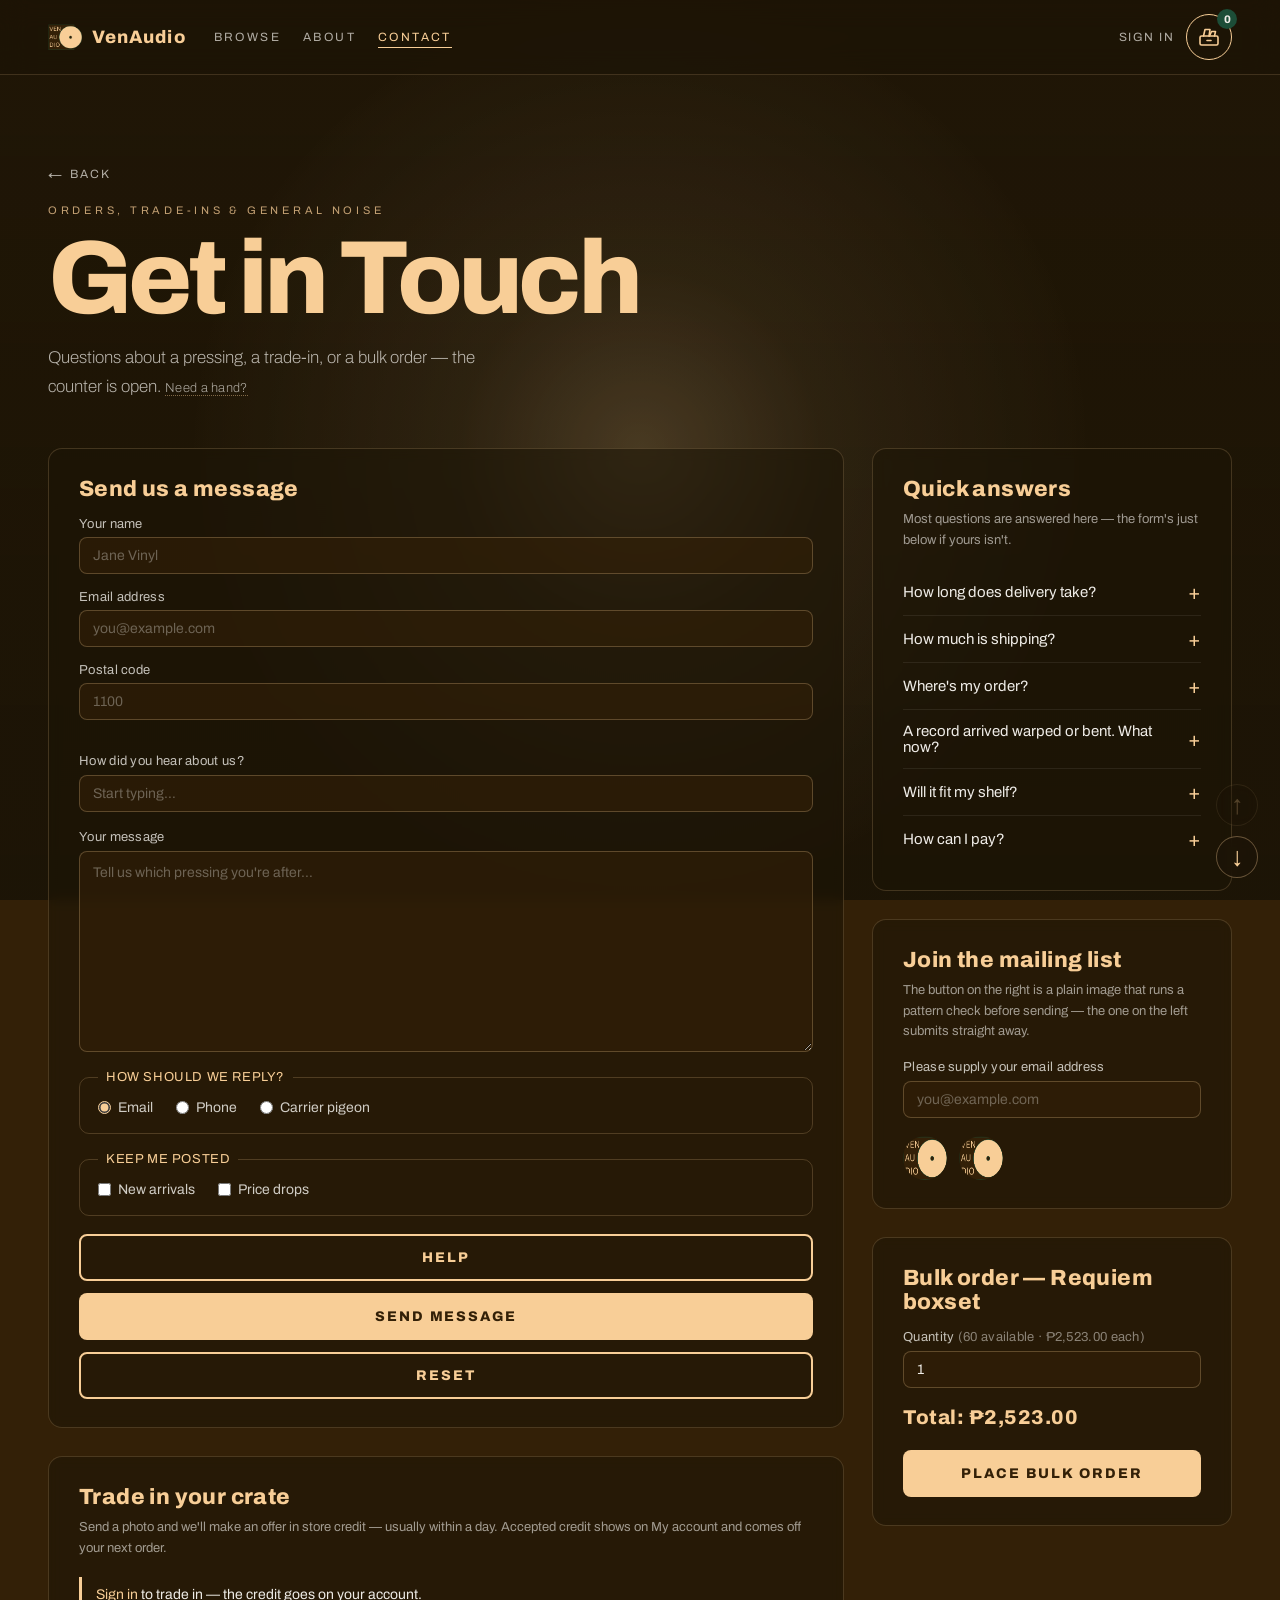
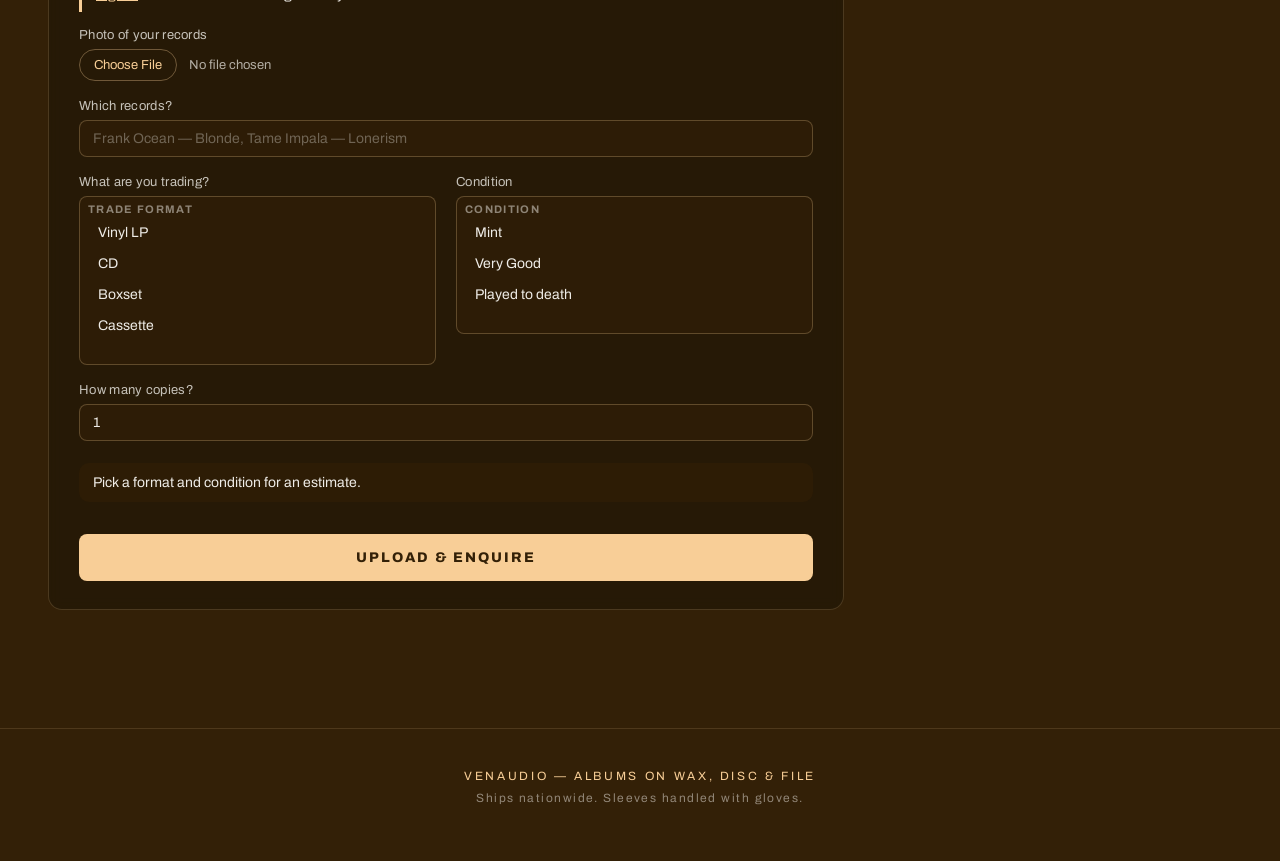
<file: contact.html>
<!DOCTYPE html>
<html lang="en">
<head>
    <meta charset="UTF-8">
    <meta name="viewport" content="width=device-width, initial-scale=1.0">
    <link rel="stylesheet" href="style.css">
    <link href="https://fonts.googleapis.com/css2?family=Archivo:wght@200;400;800&display=swap" rel="stylesheet">
    <link rel="shortcut icon" type="image/png" href="images/faviconn.png">
    <script src="bg.js" defer></script>
    <script src="account.js" defer></script>
    <script src="catalogue.js" defer></script>
    <script src="contact.js" defer></script>

    <title>Get in Touch — VenAudio</title>
</head>
<body class="shop">
    <video autoplay muted loop playsinline preload="auto" id="gradient-bg">
        <source src="videos/Olive-Green.mp4" type="video/mp4">
    </video>
    <div class="shop-veil" aria-hidden="true"></div>
    <div id="cursor-glow"></div>

    <header class="topbar">
        <!-- The same header on every shop page. The logo goes to Browse, not the
             landing page: once you're in the crates, you stay in the crates. -->
        <a class="brand" href="browse.html">
            <img src="images/VENAUDIO.png" alt="">
            <span>VenAudio</span>
        </a>

        <nav class="topnav" aria-label="Primary">
            <a href="browse.html">Browse</a>
            <a href="about.html">About</a>
            <a href="contact.html" aria-current="page">Contact</a>
        </nav>

        <div class="topbar-tools">
            <div class="account-chip" id="account-chip"></div>
            <!-- account.js fills in the count and the label -->
            <a class="cart-button" href="checkout.html" aria-label="Bag — go to checkout">
                <svg class="bag-icon" viewBox="0 0 24 24" width="24" height="24" aria-hidden="true"
                     fill="none" stroke="currentColor" stroke-width="1.6" stroke-linecap="round" stroke-linejoin="round">
                    <g class="crate-sleeves">
                        <path d="M6.5 11L8 4.5h5L12 11"/>
                        <path d="M12.5 11l2-4.5h4l-1 4.5"/>
                    </g>
                    <rect x="3" y="11" width="18" height="9" rx="1.5"/>
                    <path d="M10 15.5h4"/>
                </svg>
                <span class="cart-count" aria-hidden="true">0</span>
            </a>
        </div>
    </header>

    <main class="shop-main">
        <section class="crate-hero">
            <a class="back-link" href="browse.html" data-back>Back</a>
            <p class="eyebrow">Orders, trade-ins &amp; general noise</p>
            <h1>Get in Touch</h1>
            <p class="crate-sub">Questions about a pressing, a trade-in, or a bulk order — the counter is open.
                <span class="help-hint" title="Every form on this page posts to the local echo server.">Need a hand?</span></p>
        </section>

        <!-- Two columns at Browse's full width: the forms on the left, quick
             answers on the right. On phones the answers come first. -->
        <div class="page-layout">
        <div class="page-side">
        <!-- ============ Quick answers ============ -->
        <section class="panel faq" aria-labelledby="faq-title">
            <h2 id="faq-title">Quick answers</h2>
            <p class="panel-note">Most questions are answered here — the form's just below if yours isn't.</p>
            <details>
                <summary>How long does delivery take?</summary>
                <p>Standard delivery takes 2–3 business days in Metro Manila, 3–5 in the rest of Luzon,
                    4–6 in the Visayas and 5–7 in Mindanao. Express is next business day in Metro Manila
                    and 1–3 days everywhere else.</p>
            </details>
            <details>
                <summary>How much is shipping?</summary>
                <p>Standard shipping is ₱99 in Metro Manila and Luzon, ₱180 to the Visayas and ₱200 to
                    Mindanao. Express costs ₱199–₱390. Checkout shows the exact price once you pick your region.</p>
            </details>
            <details>
                <summary>Where's my order?</summary>
                <p>Sign in and open <a href="orders.html">My orders</a> — each order shows whether it's being
                    packed, on its way or delivered.</p>
            </details>
            <details>
                <summary>A record arrived warped or bent. What now?</summary>
                <p>Tell us within 30 days and we'll replace it or refund you, postage on us. Pick the order in
                    the form below so we know which one.</p>
            </details>
            <details>
                <summary>Will it fit my shelf?</summary>
                <p>The <a href="browse.html#size-guide">size guide</a> lists every format's size and weight.</p>
            </details>
            <details>
                <summary>How can I pay?</summary>
                <p>Cash on delivery, GCash, Maya or card.</p>
            </details>
        </section>

        <!-- ============ 2. Validated email signup ============ -->
        <section class="panel">
            <h2>Join the mailing list</h2>
            <p class="panel-note">
                The button on the right is a plain image that runs a pattern check before sending —
                the one on the left submits straight away.
            </p>

            <form id="myForm" method="GET" action="http://localhost/echo.py">
                <label class="field" for="adr">
                    <span>Please supply your email address</span>
                    <input type="text" id="adr" name="Address" size="45" placeholder="you@example.com">
                </label>

                <div class="button-row">
                    <input type="image" src="images/favicon.png" width="44" height="44"
                        alt="Submit Button" title="Submit immediately">
                    <img id="btn" src="images/favicon.png" width="44" height="44"
                        alt="Submit Button" title="Click to submit with JavaScript validation">
                </div>
            </form>
        </section>

        <!-- ============ 3. Bulk order calculator ============ -->
        <section class="panel">
            <h2>Bulk order — Requiem boxset</h2>

            <form method="GET" action="http://localhost/echo.py">
                <label class="field" for="qty">
                    <span>Quantity <em>(<span id="bulk-stock">60 available</span> · <span id="bulk-price">₱2,523.00</span> each)</em></span>
                    <input type="number" id="qty" name="Quantity" min="1" max="60" value="1"
                        oninput="document.getElementById('sum').value=multiply(this, document.getElementById('price'))">
                </label>

                <input type="hidden" id="price" name="Unit Price" value="2523">
                <output id="sum" name="sum" for="qty price"></output>

                <div class="button-row">
                    <input type="submit" name="Offer" value="Place bulk order" class="btn btn-primary">
                </div>
            </form>
        </section>
        </div>

        <div class="page-main">
        <!-- ============ 1. Main enquiry ============ -->
        <section class="panel">
            <h2>Send us a message</h2>
            <!-- contact.js shows a "Message sent" note instead of leaving the page -->
            <form class="stack" method="POST" action="http://localhost/echo.py" id="enquiry-form">

                <dl class="field-list">
                    <dt><label for="name">Your name</label></dt>
                    <dd><input type="text" id="name" name="Name" size="45" placeholder="Jane Vinyl" required></dd>

                    <dt><label for="email">Email address</label></dt>
                    <dd><input type="email" id="email" name="Address" size="45" placeholder="you@example.com" required></dd>

                    <dt><label for="zip">Postal code</label></dt>
                    <dd><input type="text" id="zip" name="Zip" size="5" maxlength="4" inputmode="numeric"
                               pattern="\d{4}" title="4 digits, like 1100" placeholder="1100"></dd>
                </dl>
                <!-- Only for signed-in shoppers with orders; filled by contact.js -->
                <label class="field" for="order-ref" id="order-ref-field" hidden>
                    <span>About an order? <em>(optional)</em></span>
                    <select id="order-ref" name="Order">
                        <option value="">Not about an order</option>
                    </select>
                </label>
                <label class="field" for="heard">
                    <span>How did you hear about us?</span>
                    <input list="channels" id="heard" name="Heard Via" autocomplete="off"
                        placeholder="Start typing…">
                </label>

                <datalist id="channels">
                    <option value="Record Store Day">
                    <option value="A friend">
                    <option value="Instagram">
                    <option value="Discogs forum">
                    <option value="Walked past the shop">
                    <option value="Radio">
                </datalist>

                <label class="field" for="message">
                    <span>Your message</span>
                    <textarea id="message" name="Message" rows="8" cols="70" required
                            placeholder="Tell us which pressing you're after…"></textarea>
                </label>

                <fieldset>
                    <legend>How should we reply?</legend>
                    <label class="choice">
                        <input type="radio" name="Reply Method" value="Email" checked> Email
                    </label>
                    <label class="choice">
                        <input type="radio" name="Reply Method" value="Phone"> Phone
                    </label>
                    <label class="choice">
                        <input type="radio" name="Reply Method" value="Carrier Pigeon"> Carrier pigeon
                    </label>
                </fieldset>

                <fieldset>
                    <legend>Keep me posted</legend>
                    <label class="choice">
                        <input type="checkbox" name="Send" value="Details"> New arrivals
                    </label>
                    <label class="choice">
                        <input type="checkbox" name="Send" value="Prices"> Price drops
                    </label>
                </fieldset>

                <div class="button-row">
                    <button type="button" class="btn btn-ghost" id="help-button">
                        Help
                    </button>
                    <button type="submit" class="btn btn-primary">
                        Send message
                    </button>
                    <button type="reset" class="btn btn-ghost">
                        Reset
                    </button>
                </div>
            </form>
            <div class="sent-note" id="sent-note" role="status" tabindex="-1" hidden>
                <span class="sent-tick" aria-hidden="true">
                    <svg viewBox="0 0 24 24" width="24" height="24" fill="none" stroke="currentColor" stroke-width="2"
                         stroke-linecap="round" stroke-linejoin="round"><path d="M5 12.5l4.5 4.5L19 7.5"/></svg>
                </span>
                <h3>Message sent</h3>
                <p id="sent-text">We'll reply by email within one working day.</p>
                <div class="button-row">
                    <a class="btn btn-primary" href="browse.html">Back to the crates</a>
                    <button type="button" class="btn btn-ghost" id="send-another">Send another</button>
                </div>
            </div>
        </section>

        <!-- ============ 4. Trade-in ============ -->
        <!-- contact.js saves it for the staff to review (Seller dashboard);
             accepted trade-ins become store credit, spent at checkout -->
        <section class="panel" id="trade-in" aria-labelledby="trade-title">
            <h2 id="trade-title">Trade in your crate</h2>
            <p class="panel-note">Send a photo and we'll make an offer in store credit — usually within a day.
                Accepted credit shows on My account and comes off your next order.</p>

            <p class="trade-guest" id="trade-guest" hidden>
                <a href="index.html?signin&amp;next=contact">Sign in</a> to trade in — the credit goes on your account.
            </p>

            <form method="POST" action="http://localhost/echo.py" enctype="multipart/form-data" id="trade-form" novalidate>
                <label class="field" for="file">
                    <span>Photo of your records</span>
                    <input type="file" id="file" name="file" accept="image/*" required>
                </label>
                <img class="trade-preview" id="trade-preview" alt="" hidden>

                <label class="field" for="trade-records">
                    <span>Which records?</span>
                    <input type="text" id="trade-records" name="Records" maxlength="200" required
                           placeholder="Frank Ocean — Blonde, Tame Impala — Lonerism">
                </label>

                <div class="select-row">
                    <label class="field">
                        <span>What are you trading?</span>
                        <select name="Trade Format" size="5" required>
                            <optgroup label="Trade Format">
                                <option value="Vinyl LP">Vinyl LP</option>
                                <option value="CD">CD</option>
                                <option value="Boxset">Boxset</option>
                                <option value="Cassette">Cassette</option>
                            </optgroup>
                        </select>
                    </label>

                    <label class="field">
                        <span>Condition</span>
                        <select name="Condition" size="4" required>
                            <optgroup label="Condition">
                                <option value="Mint">Mint</option>
                                <option value="Very Good">Very Good</option>
                                <option value="Played to death">Played to death</option>
                            </optgroup>
                        </select>
                    </label>
                </div>

                <label class="field field-small" for="trade-copies">
                    <span>How many copies?</span>
                    <input type="number" id="trade-copies" name="Copies" min="1" max="20" value="1" required inputmode="numeric">
                </label>

                <p class="trade-estimate" id="trade-estimate" aria-live="polite">Pick a format and condition for an estimate.</p>
                <p class="form-error" id="trade-error" role="alert" hidden></p>

                <div class="button-row">
                    <input type="submit" value="Upload &amp; enquire" class="btn btn-primary">
                </div>
            </form>

            <div class="sent-note" id="trade-sent" role="status" tabindex="-1" hidden>
                <span class="sent-tick" aria-hidden="true">
                    <svg viewBox="0 0 24 24" width="24" height="24" fill="none" stroke="currentColor" stroke-width="2"
                         stroke-linecap="round" stroke-linejoin="round"><path d="M5 12.5l4.5 4.5L19 7.5"/></svg>
                </span>
                <h3>Trade-in sent</h3>
                <p id="trade-sent-text"></p>
                <div class="button-row">
                    <a class="btn btn-primary" href="account.html#trade-ins">See it on My account</a>
                    <button type="button" class="btn btn-ghost" id="trade-another">Trade in more</button>
                </div>
            </div>
        </section>
        </div>
        </div>
    </main>

    <footer class="shop-footer">
        <p>VenAudio — albums on wax, disc &amp; file</p>
        <p class="muted">Ships nationwide. Sleeves handled with gloves.</p>
    </footer>
</body>
</html>
</file>
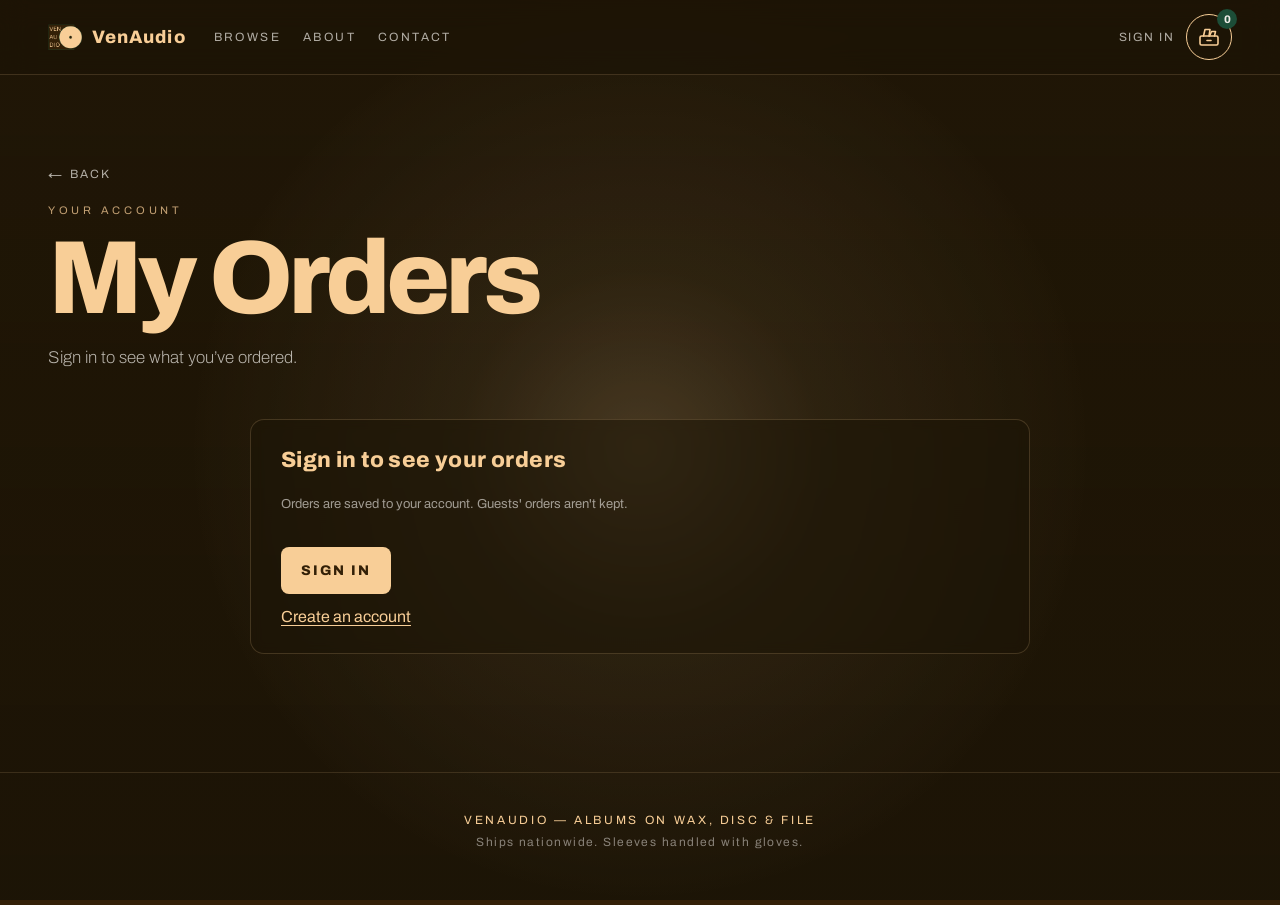
<file: orders.html>
<!DOCTYPE html>
<html lang="en">
<head>
    <meta charset="UTF-8">
    <meta name="viewport" content="width=device-width, initial-scale=1.0">
    <link rel="stylesheet" href="style.css">
    <link href="https://fonts.googleapis.com/css2?family=Archivo:wght@200;400;800&display=swap" rel="stylesheet">
    <link rel="icon" type="image/png" href="images/faviconn.png">
    <script src="bg.js" defer></script>
    <script src="account.js" defer></script>
    <script src="orders.js" defer></script>

    <title>My Orders — VenAudio</title>
</head>
<body class="shop">
    <video autoplay muted loop playsinline preload="auto" id="gradient-bg">
        <source src="videos/Olive-Green.mp4" type="video/mp4">
    </video>
    <div class="shop-veil" aria-hidden="true"></div>
    <div id="cursor-glow"></div>

    <header class="topbar">
        <!-- The same header on every shop page. The logo goes to Browse, not the
             landing page: once you're in the crates, you stay in the crates. -->
        <a class="brand" href="browse.html">
            <img src="images/VENAUDIO.png" alt="">
            <span>VenAudio</span>
        </a>

        <nav class="topnav" aria-label="Primary">
            <a href="browse.html">Browse</a>
            <a href="about.html">About</a>
            <a href="contact.html">Contact</a>
        </nav>

        <div class="topbar-tools">
            <div class="account-chip" id="account-chip"></div>
            <!-- account.js fills in the count and the label -->
            <a class="cart-button" href="checkout.html" aria-label="Bag — go to checkout">
                <svg class="bag-icon" viewBox="0 0 24 24" width="24" height="24" aria-hidden="true"
                     fill="none" stroke="currentColor" stroke-width="1.6" stroke-linecap="round" stroke-linejoin="round">
                    <g class="crate-sleeves">
                        <path d="M6.5 11L8 4.5h5L12 11"/>
                        <path d="M12.5 11l2-4.5h4l-1 4.5"/>
                    </g>
                    <rect x="3" y="11" width="18" height="9" rx="1.5"/>
                    <path d="M10 15.5h4"/>
                </svg>
                <span class="cart-count" aria-hidden="true">0</span>
            </a>
        </div>
    </header>

    <main class="shop-main">
        <section class="crate-hero">
            <a class="back-link" href="browse.html" data-back>Back</a>
            <p class="eyebrow">Your account</p>
            <h1>My Orders</h1>
            <p class="crate-sub" id="orders-sub">Everything you've ordered from the crates, newest first.</p>
        </section>

        <!-- Filled in by orders.js -->
        <div class="orders" id="orders-list"></div>

        <!-- Signed in, but nothing ordered yet -->
        <section class="panel orders-message" id="orders-empty" hidden>
            <h2>No orders yet</h2>
            <p class="panel-note">When you check out, your orders show up here so you can follow them to your door.</p>
            <a class="btn btn-primary" href="browse.html">Browse the crates</a>
        </section>

        <!-- Not signed in -->
        <section class="panel orders-message" id="orders-guest" hidden>
            <h2>Sign in to see your orders</h2>
            <p class="panel-note">Orders are saved to your account. Guests' orders aren't kept.</p>
            <a class="btn btn-primary" href="index.html?signin&amp;next=orders">Sign in</a>
            <a class="link-button" href="index.html?signup&amp;next=orders">Create an account</a>
        </section>
    </main>

    <footer class="shop-footer">
        <p>VenAudio — albums on wax, disc &amp; file</p>
        <p class="muted">Ships nationwide. Sleeves handled with gloves.</p>
    </footer>
</body>
</html>
</file>
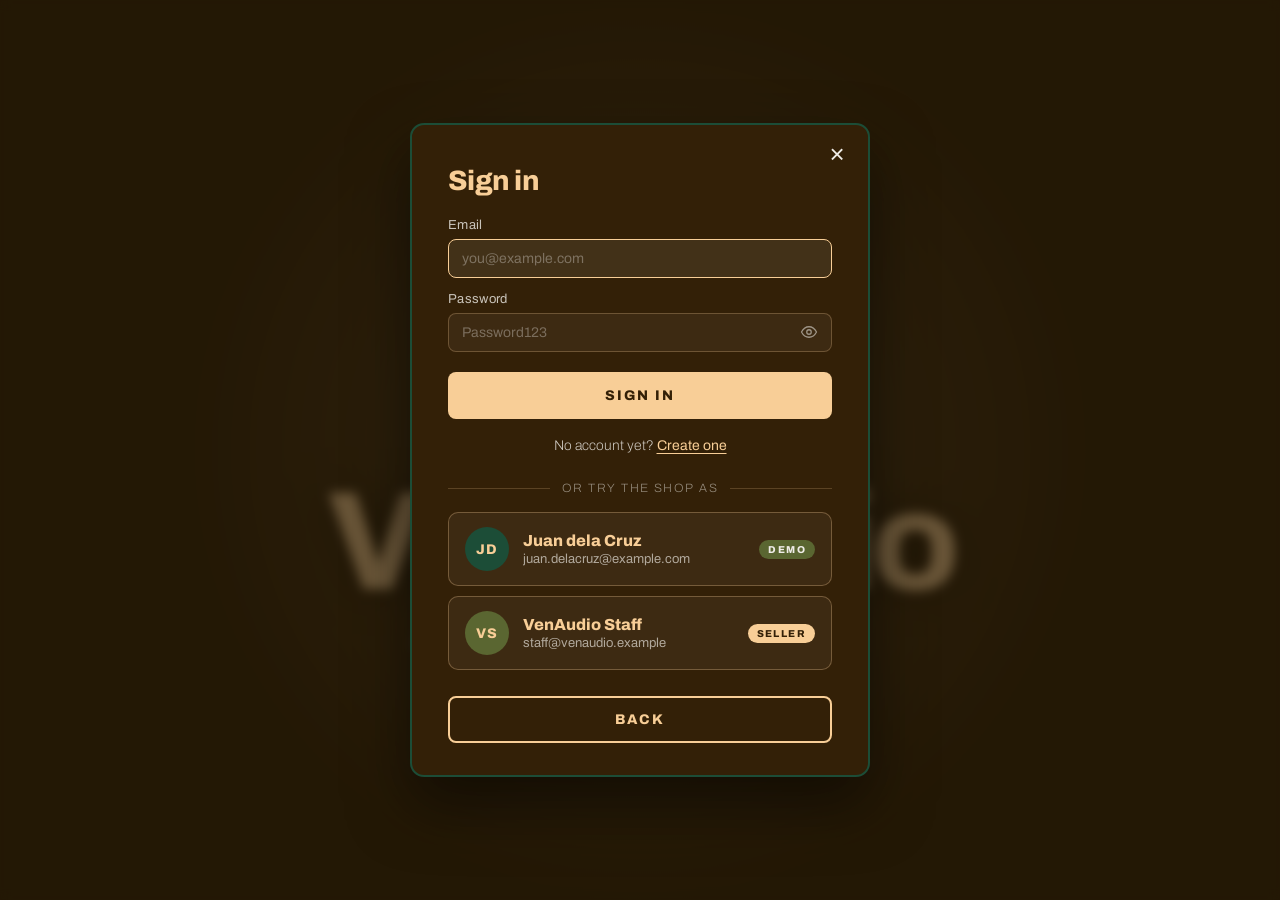
<file: seller.html>
<!DOCTYPE html>
<html lang="en">
<head>
    <meta charset="UTF-8">
    <meta name="viewport" content="width=device-width, initial-scale=1.0">
    <link rel="stylesheet" href="style.css">
    <link href="https://fonts.googleapis.com/css2?family=Archivo:wght@200;400;800&display=swap" rel="stylesheet">
    <link rel="icon" type="image/png" href="images/faviconn.png">
    <script src="bg.js" defer></script>
    <script src="account.js" defer></script>
    <script src="catalogue.js" defer></script>
    <script src="seller.js" defer></script>

    <title>Seller Dashboard — VenAudio</title>
</head>
<body class="shop">
    <video autoplay muted loop playsinline preload="auto" id="gradient-bg">
        <source src="videos/Olive-Green.mp4" type="video/mp4">
    </video>
    <div class="shop-veil" aria-hidden="true"></div>
    <div id="cursor-glow"></div>

    <header class="topbar">
        <!-- The same header on every shop page. The logo goes to Browse, not the
             landing page: once you're in the crates, you stay in the crates. -->
        <a class="brand" href="browse.html">
            <img src="images/VENAUDIO.png" alt="">
            <span>VenAudio</span>
        </a>

        <nav class="topnav" aria-label="Primary">
            <a href="browse.html">Browse</a>
            <a href="about.html">About</a>
            <a href="contact.html">Contact</a>
        </nav>

        <div class="topbar-tools">
            <div class="account-chip" id="account-chip"></div>
            <!-- account.js fills in the count and the label -->
            <a class="cart-button" href="checkout.html" aria-label="Bag — go to checkout">
                <svg class="bag-icon" viewBox="0 0 24 24" width="24" height="24" aria-hidden="true"
                     fill="none" stroke="currentColor" stroke-width="1.6" stroke-linecap="round" stroke-linejoin="round">
                    <g class="crate-sleeves">
                        <path d="M6.5 11L8 4.5h5L12 11"/>
                        <path d="M12.5 11l2-4.5h4l-1 4.5"/>
                    </g>
                    <rect x="3" y="11" width="18" height="9" rx="1.5"/>
                    <path d="M10 15.5h4"/>
                </svg>
                <span class="cart-count" aria-hidden="true">0</span>
            </a>
        </div>
    </header>

    <!-- Hidden until seller.js has checked this is a staff account -->
    <main class="shop-main seller-main" id="seller-main" hidden>
        <section class="crate-hero">
            <a class="back-link" href="browse.html" data-back>Back</a>
            <p class="eyebrow">Staff only</p>
            <h1>Seller Dashboard</h1>
            <p class="crate-sub">Sales, every customer's orders, and the records in the shop.</p>
        </section>

        <div class="seller" id="seller" hidden>
            <!-- ============ Sales overview ============ -->
            <section class="seller-section" aria-labelledby="overview-title">
                <h2 class="seller-heading" id="overview-title">Sales overview</h2>
                <div class="seller-stats" id="seller-stats"></div>
                <div class="panel seller-best">
                    <h3>Best sellers</h3>
                    <ol class="seller-best-list" id="seller-best"></ol>
                </div>
            </section>

            <!-- ============ Orders ============ -->
            <section class="seller-section" aria-labelledby="seller-orders-title">
                <h2 class="seller-heading" id="seller-orders-title">Orders</h2>
                <p class="panel-note">Mark an order shipped when it leaves, and delivered when it arrives — the customer sees it on their My orders page.</p>
                <div class="seller-table-wrap">
                    <table class="seller-table" id="seller-orders">
                        <thead>
                            <tr>
                                <th scope="col">Order</th>
                                <th scope="col">Customer</th>
                                <th scope="col">Records</th>
                                <th scope="col">Total</th>
                                <th scope="col">Payment</th>
                                <th scope="col">Status</th>
                            </tr>
                        </thead>
                        <tbody></tbody>
                    </table>
                </div>
                <p class="panel-note seller-empty" id="seller-orders-empty" hidden>No orders yet. They'll appear here as customers check out.</p>
            </section>

            <!-- ============ Trade-ins ============ -->
            <section class="seller-section" aria-labelledby="tradeins-title">
                <h2 class="seller-heading" id="tradeins-title">Trade-ins</h2>
                <p class="panel-note">Sent from the Contact page. Accepting one adds the offer to the customer's store credit straight away.</p>
                <ul class="seller-tradeins" id="seller-tradeins"></ul>
                <p class="panel-note seller-empty" id="seller-tradeins-empty" hidden>No trade-ins yet.</p>
                <p class="field-hint" id="tradeins-status" aria-live="polite"></p>
            </section>

            <!-- ============ Products ============ -->
            <section class="seller-section" aria-labelledby="products-title">
                <h2 class="seller-heading" id="products-title">Products</h2>
                <p class="panel-note">Changes show in the shop straight away. Prices are in pesos.</p>
                <p class="form-error" id="products-error" role="alert" hidden></p>
                <div class="seller-table-wrap">
                    <table class="seller-table seller-products" id="seller-products">
                        <thead>
                            <tr>
                                <th scope="col">Record</th>
                                <th scope="col">Price (₱)</th>
                                <th scope="col">Sold</th>
                                <th scope="col">In stock</th>
                                <th scope="col">Sold out</th>
                                <th scope="col">In the shop</th>
                                <th scope="col"><span class="visually-hidden">Remove</span></th>
                            </tr>
                        </thead>
                        <tbody></tbody>
                    </table>
                </div>
                <p class="field-hint" id="products-status" aria-live="polite"></p>
            </section>

            <!-- ============ Add a product ============ -->
            <section class="seller-section" aria-labelledby="add-title">
                <h2 class="seller-heading" id="add-title">Add a record</h2>
                <form class="panel seller-add" id="add-form" novalidate>
                    <div class="field-row">
                        <label class="field" for="add-title-input">
                            <span>Title</span>
                            <input type="text" id="add-title-input" name="title" required maxlength="80">
                        </label>
                        <label class="field" for="add-artist">
                            <span>Artist</span>
                            <input type="text" id="add-artist" name="artist" required maxlength="60">
                        </label>
                    </div>
                    <div class="field-row">
                        <label class="field" for="add-format">
                            <span>Format</span>
                            <select id="add-format" name="format" required>
                                <option value="vinyl">Vinyl LP</option>
                                <option value="cd">CD</option>
                                <option value="cassette">Cassette</option>
                                <option value="boxset">Boxset</option>
                            </select>
                        </label>
                        <label class="field" for="add-price">
                            <span>Price (₱)</span>
                            <input type="number" id="add-price" name="price" required min="1" max="100000" step="1" inputmode="numeric">
                        </label>
                        <label class="field" for="add-stock">
                            <span>In stock</span>
                            <input type="number" id="add-stock" name="stock" required min="0" max="9999" step="1" inputmode="numeric">
                        </label>
                    </div>
                    <label class="choice">
                        <input type="checkbox" name="signed"> Signed copy
                    </label>
                    <label class="field" for="add-desc">
                        <span>Description</span>
                        <textarea id="add-desc" name="desc" rows="3" maxlength="400"
                                  placeholder="What's in the sleeve, and why it's worth having"></textarea>
                    </label>
                    <label class="field" for="add-tracks">
                        <span>Tracklist <em>(optional, one song per line)</em></span>
                        <textarea id="add-tracks" name="tracks" rows="4"></textarea>
                    </label>
                    <label class="field" for="add-spotify">
                        <span>Spotify link <em>(optional, adds a player to the record)</em></span>
                        <input type="url" id="add-spotify" name="spotify"
                               placeholder="https://open.spotify.com/album/…">
                    </label>
                    <label class="field" for="add-image">
                        <span>Cover picture</span>
                        <input type="file" id="add-image" name="image" accept="image/*" required>
                    </label>
                    <img class="seller-add-preview" id="add-preview" alt="" hidden>
                    <p class="form-error" id="add-error" role="alert" hidden></p>
                    <div class="button-row">
                        <button type="submit" class="btn btn-primary">Add to the shop</button>
                    </div>
                    <p class="field-hint" id="add-done" aria-live="polite"></p>
                </form>
            </section>
        </div>
    </main>

    <footer class="shop-footer">
        <p>VenAudio — albums on wax, disc &amp; file</p>
        <p class="muted">Ships nationwide. Sleeves handled with gloves.</p>
    </footer>
</body>
</html>
</file>
<file: style.css>
/* ---------- Palette ---------- */
:root {
    --ink:    #332007;
    --cream:  #F8CE97;
    --forest: #1C4D37;
    --olive:  #5A6631;
    --bone:   #EFECE7;
}

* {
    margin: 0;
    padding: 0;
    box-sizing: border-box;
}

body {
    min-height: 100vh;
    background-color: var(--ink);
    font-family: "Archivo", sans-serif;
    overflow-x: hidden;
}

/* ---------- Background layers ---------- */
#gradient-bg {
    position: fixed;
    top: 0;
    left: 0;
    width: 100%;
    height: 100%;
    object-fit: cover;
    z-index: 0;
    pointer-events: none;
}

#cursor-glow {
    position: fixed;
    top: 0;
    left: 0;
    width: 100%;
    height: 100%;
    z-index: 1;
    pointer-events: none;
    mix-blend-mode: screen;
    background: radial-gradient(
        circle 450px at var(--mouse-x, 50%) var(--mouse-y, 50%),
        rgba(248, 206, 151, 0.35) 0%,
        rgba(248, 206, 151, 0.12) 40%,
        transparent 100%
    );
}

/* ---------- Landing layout ---------- */
.landing {
    position: relative;
    z-index: 2;
    min-height: 100vh;
    display: flex;
    flex-direction: column;
    align-items: center;
    justify-content: center;
    gap: 18px;
    padding: 48px 24px;
    text-align: center;
}

/* ---------- Intro animation ---------- */
@keyframes rise {
    from { opacity: 0; transform: translateY(28px); }
    to   { opacity: 1; transform: translateY(0); }
}

@keyframes drop-in {
    0%   { opacity: 0; transform: translateY(-40px) scale(0.85); }
    60%  { opacity: 1; transform: translateY(6px)  scale(1.03); }
    100% { opacity: 1; transform: translateY(0)    scale(1); }
}

@keyframes breathe {
    0%, 100% { opacity: 0.45; }
    50%      { opacity: 1; }
}

@keyframes spin {
    to { transform: rotate(360deg); }
}

.logo-button,
.wordmark,
.tagline,
.hint {
    opacity: 0;
    animation-fill-mode: forwards;
}

.logo-button { animation: drop-in 0.9s cubic-bezier(0.22, 1, 0.36, 1) 0.2s forwards; }
.wordmark    { animation: rise 0.7s ease-out 0.9s forwards; }
.tagline     { animation: rise 0.7s ease-out 1.15s forwards; }
.hint        { animation: rise 0.7s ease-out 1.5s forwards,
                          breathe 2.4s ease-in-out 2.2s infinite; }

/* ---------- Logo button ---------- */
.logo-button {
    position: relative;
    display: grid;
    place-items: center;
    width: 260px;
    height: 260px;
    padding: 0;
    border: none;
    background: transparent;
    cursor: pointer;
    transition: transform 0.35s cubic-bezier(0.22, 1, 0.36, 1);
}

.logo-button img {
    width: 200px;
    height: auto;
    display: block;
    filter: drop-shadow(0 14px 28px rgba(0, 0, 0, 0.45));
    transition: filter 0.35s ease;
}

.logo-ring {
    position: absolute;
    inset: 0;
    border-radius: 50%;
    border: 2px dashed rgba(248, 206, 151, 0.35);
    opacity: 0;
    transition: opacity 0.35s ease;
    animation: spin 14s linear infinite;
}

.logo-button:hover,
.logo-button:focus-visible {
    transform: scale(1.06);
    outline: none;
}

.logo-button:hover .logo-ring,
.logo-button:focus-visible .logo-ring {
    opacity: 1;
}

.logo-button:hover img,
.logo-button:focus-visible img {
    filter: drop-shadow(0 18px 36px rgba(0, 0, 0, 0.55));
}

.logo-button:active {
    transform: scale(0.97);
}

/* ---------- Type ---------- */
.wordmark {
    font-size: clamp(56px, 12vw, 140px);
    font-weight: 800;
    letter-spacing: -0.045em;
    line-height: 1;
    color: var(--cream);
    text-shadow: 0 0 40px rgba(0, 0, 0, 0.55);
}

.tagline {
    font-size: clamp(13px, 2vw, 20px);
    font-weight: 200;
    letter-spacing: 0.32em;
    text-transform: uppercase;
    color: var(--bone);
    text-shadow: 0 0 14px rgba(0, 0, 0, 0.6);
}

.hint {
    margin-top: 22px;
    font-size: 13px;
    font-weight: 400;
    letter-spacing: 0.22em;
    text-transform: uppercase;
    color: rgba(239, 236, 231, 0.75);
}

/* ---------- Pop-up ---------- */
@keyframes backdrop-in {
    from { opacity: 0; }
    to   { opacity: 1; }
}

@keyframes msgbox-in {
    from { opacity: 0; transform: translateY(18px) scale(0.96); }
    to   { opacity: 1; transform: translateY(0)    scale(1); }
}

.msgbox-backdrop {
    position: fixed;
    inset: 0;
    z-index: 10;
    display: grid;
    place-items: center;
    padding: 24px;
    background: rgba(28, 20, 6, 0.65);
    backdrop-filter: blur(6px);
    animation: backdrop-in 0.25s ease-out;
}

.msgbox-backdrop[hidden] {
    display: none;
}

.msgbox {
    position: relative;
    width: min(460px, 100%);
    padding: 40px 36px 32px;
    border: 2px solid var(--forest);
    border-radius: 14px;
    background: var(--ink);
    color: var(--bone);
    box-shadow: 0 28px 60px rgba(0, 0, 0, 0.5);
    animation: msgbox-in 0.35s cubic-bezier(0.22, 1, 0.36, 1);
}

.msgbox h2 {
    font-size: 28px;
    font-weight: 800;
    letter-spacing: -0.02em;
    color: var(--cream);
    margin-bottom: 10px;
}

.msgbox p {
    font-size: 15px;
    font-weight: 200;
    line-height: 1.6;
    color: rgba(239, 236, 231, 0.85);
}

.msgbox-actions {
    display: flex;
    flex-direction: column;
    gap: 12px;
    margin-top: 26px;
}

.btn {
    display: block;
    width: 100%;
    padding: 14px 18px;
    border: 2px solid transparent;
    border-radius: 8px;
    font-family: inherit;
    font-size: 14px;
    font-weight: 800;
    letter-spacing: 0.14em;
    text-transform: uppercase;
    text-align: center;
    text-decoration: none;
    cursor: pointer;
    transition: transform 0.3s ease, background-color 0.3s ease, color 0.3s ease;
}

.btn:hover,
.btn:focus-visible {
    transform: translateY(-2px);
    outline: none;
}

.btn-primary {
    background: var(--cream);
    color: var(--ink);
}

.btn-primary:hover,
.btn-primary:focus-visible {
    background: #fff;
}

.btn-ghost {
    background: transparent;
    border-color: var(--cream);
    color: var(--cream);
}

.btn-ghost:hover,
.btn-ghost:focus-visible {
    background: var(--cream);
    color: var(--ink);
}

.msgbox-note {
    margin-top: 18px;
    font-size: 13px;
    letter-spacing: 0.04em;
    color: var(--cream);
    text-align: center;
}

.msgbox-note[hidden] {
    display: none;
}

.msgbox-close {
    position: absolute;
    top: 12px;
    right: 14px;
    width: 34px;
    height: 34px;
    border: none;
    border-radius: 50%;
    background: transparent;
    color: var(--bone);
    font-size: 26px;
    line-height: 1;
    cursor: pointer;
    transition: background-color 0.2s ease, color 0.2s ease;
}

.msgbox-close:hover,
.msgbox-close:focus-visible {
    background: var(--forest);
    color: var(--cream);
    outline: none;
}

/* The sign-up form is taller than a phone screen — scroll inside the box */
.msgbox {
    max-height: calc(100vh - 48px);
    overflow-y: auto;
    scrollbar-width: thin;
    scrollbar-color: rgba(248, 206, 151, 0.35) transparent;
}

/* ---------- Forms inside pop-ups (sign in, create an account) ---------- */
.msgbox-form {
    display: flex;
    flex-direction: column;
    gap: 14px;
    margin-top: 22px;
}

.msgbox-form .field-row .field {
    flex-basis: 140px;               /* first and last name side by side */
}

.msgbox input[type="text"],
.msgbox input[type="email"],
.msgbox input[type="tel"],
.msgbox input[type="password"] {
    width: 100%;
    padding: 11px 13px;
    border: 1px solid rgba(248, 206, 151, 0.26);
    border-radius: 8px;
    background: rgba(239, 236, 231, 0.05);
    color: var(--bone);
    font-family: inherit;
    font-size: 14px;
    transition: border-color 0.2s ease, background-color 0.2s ease;
}

/* Password box with the show / hide eye inside its right edge */
.password-wrap {
    position: relative;
    display: block;
}

.msgbox input.password-input {
    padding-right: 46px;           /* room for the eye */
}

.password-toggle {
    position: absolute;
    top: 50%;
    right: 6px;
    transform: translateY(-50%);
    display: grid;
    place-items: center;
    width: 34px;
    height: 34px;
    border: none;
    border-radius: 6px;
    background: transparent;
    color: rgba(239, 236, 231, 0.55);
    cursor: pointer;
    transition: color 0.2s ease, background-color 0.2s ease;
}

.password-toggle:hover,
.password-toggle:focus-visible {
    color: var(--cream);
    background: rgba(239, 236, 231, 0.08);
    outline: none;
}

/* Eye while hidden ("show it"), crossed-out eye while shown ("hide it") */
.password-toggle .eye-slash {
    display: none;
}

.password-toggle.is-shown {
    color: var(--cream);
}

.password-toggle.is-shown .eye-slash {
    display: inline;
}

.msgbox input:focus {
    outline: none;
    border-color: var(--cream);
    background: rgba(239, 236, 231, 0.08);
}

.msgbox ::placeholder {
    color: rgba(239, 236, 231, 0.35);
}

.msgbox-form .btn {
    margin-top: 6px;
}

.msgbox-form .btn:disabled {
    opacity: 0.6;
    cursor: progress;
    transform: none;
}

/* `.msgbox p` would otherwise repaint the error in plain body text */
.msgbox .form-error {
    font-size: 13px;
    font-weight: 400;
    color: #f4c3b1;
}

/* "No account yet? Create one" */
.msgbox .msgbox-switch {
    margin-top: 16px;
    font-size: 14px;
    text-align: center;
}

.link-button {
    padding: 0;
    border: none;
    background: none;
    color: var(--cream);
    font-family: inherit;
    font-size: inherit;
    font-weight: 400;
    text-decoration: underline;
    text-underline-offset: 3px;
    cursor: pointer;
}

.link-button:hover,
.link-button:focus-visible {
    color: #fff;
    outline: none;
}

/* A thin rule with words in the middle: ──── or try the shop as ──── */
.msgbox .msgbox-divider {
    display: flex;
    align-items: center;
    gap: 12px;
    margin-top: 22px;
    font-size: 12px;
    letter-spacing: 0.12em;
    text-transform: uppercase;
    color: rgba(239, 236, 231, 0.55);
}

.msgbox-divider::before,
.msgbox-divider::after {
    content: "";
    flex: 1;
    height: 1px;
    background: rgba(248, 206, 151, 0.2);
}

.msgbox-divider + .account-tile {
    margin-top: 14px;
}

/* ---------- Small screens ---------- */
@media (max-width: 520px) {
    .logo-button { width: 200px; height: 200px; }
    .logo-button img { width: 150px; }
    .msgbox { padding: 36px 24px 28px; }
}

/* ---------- Reduced motion ---------- */
@media (prefers-reduced-motion: reduce) {
    .logo-button,
    .wordmark,
    .tagline,
    .hint,
    .logo-ring,
    .msgbox,
    .msgbox-backdrop {
        animation: none !important;
        opacity: 1;
    }
    .logo-ring { opacity: 0; }
}

/* ============================================================
   BROWSE / SHOP PAGE
   ============================================================ */

.visually-hidden {
    position: absolute;
    width: 1px;
    height: 1px;
    margin: -1px;
    padding: 0;
    overflow: hidden;
    clip: rect(0 0 0 0);
    white-space: nowrap;
    border: 0;
}

/* The video is great behind one hero, too loud behind a whole grid —
   this veil knocks it back so the sleeves stay the brightest thing. */
.shop-veil {
    position: fixed;
    inset: 0;
    z-index: 1;
    pointer-events: none;
    background: linear-gradient(180deg,
        rgba(28, 20, 6, 0.82) 0%,
        rgba(28, 20, 6, 0.92) 60%,
        rgba(28, 20, 6, 0.97) 100%);
}

.shop #cursor-glow {
    opacity: 0.55;
}

/* ---------- Top bar ---------- */
.topbar {
    position: sticky;
    top: 0;
    z-index: 8;
    display: flex;
    align-items: center;
    gap: 28px;
    padding: 14px clamp(18px, 4vw, 48px);
    background: rgba(28, 20, 6, 0.72);
    backdrop-filter: blur(14px);
    border-bottom: 1px solid rgba(248, 206, 151, 0.16);
}

.brand {
    display: flex;
    align-items: center;
    gap: 10px;
    text-decoration: none;
    color: var(--cream);
    font-weight: 800;
    letter-spacing: 0.06em;
    font-size: 18px;
}

.brand img {
    width: 34px;
    height: auto;
    display: block;
}

.topnav {
    display: flex;
    gap: 22px;
    margin-right: auto;
}

.topnav a {
    position: relative;
    padding: 4px 0;
    font-size: 12px;
    font-weight: 400;
    letter-spacing: 0.2em;
    text-transform: uppercase;
    text-decoration: none;
    color: rgba(239, 236, 231, 0.7);
    transition: color 0.25s ease;
}

.topnav a::after {
    content: "";
    position: absolute;
    left: 0;
    bottom: 0;
    width: 100%;
    height: 1px;
    background: var(--cream);
    transform: scaleX(0);
    transform-origin: left;
    transition: transform 0.3s ease;
}

.topnav a:hover,
.topnav a:focus-visible,
.topnav a[aria-current="page"] {
    color: var(--cream);
    outline: none;
}

.topnav a:hover::after,
.topnav a:focus-visible::after,
.topnav a[aria-current="page"]::after {
    transform: scaleX(1);
}

.topbar-tools {
    display: flex;
    align-items: center;
    gap: 12px;
}

.search input {
    width: clamp(150px, 20vw, 240px);
    padding: 10px 14px;
    border: 1px solid rgba(248, 206, 151, 0.28);
    border-radius: 999px;
    background: rgba(239, 236, 231, 0.06);
    color: var(--bone);
    font-family: inherit;
    font-size: 13px;
    letter-spacing: 0.04em;
    transition: border-color 0.25s ease, background-color 0.25s ease;
}

.search input::placeholder {
    color: rgba(239, 236, 231, 0.45);
}

.search input:focus {
    outline: none;
    border-color: var(--cream);
    background: rgba(239, 236, 231, 0.1);
}

.cart-button {
    position: relative;
    display: flex;
    align-items: center;
    justify-content: center;
    width: 46px;
    height: 46px;
    padding: 0;
    border: 1px solid var(--cream);
    border-radius: 50%;
    background: transparent;      /* buttons default to a light grey fill */
    color: var(--cream);          /* the crate icon is drawn in this colour */
    font-family: inherit;         /* buttons don't pick up the page font on their own */
    cursor: pointer;
    transition: background-color 0.25s ease, color 0.25s ease;
}

.cart-button:hover,
.cart-button:focus-visible {
    background: var(--cream);
    color: var(--ink);
    outline: none;
}

.cart-count {
    position: absolute;
    top: -6px;
    right: -6px;
    display: grid;
    place-items: center;
    min-width: 20px;
    height: 20px;
    padding: 0 6px;
    border-radius: 999px;
    background: var(--forest);
    color: var(--bone);
    font-size: 11px;
    font-weight: 800;
}

.cart-button:hover .cart-count,
.cart-button:focus-visible .cart-count {
    background: var(--ink);
    color: var(--cream);
}

/* ---------- Shell ---------- */
.shop-main {
    position: relative;
    z-index: 2;
    max-width: 1280px;
    margin: 0 auto;
    padding: clamp(40px, 7vw, 90px) clamp(18px, 4vw, 48px) 90px;
}

/* ---------- Hero ---------- */
.crate-hero {
    margin-bottom: 46px;
    animation: rise 0.7s ease-out both;
}

.eyebrow {
    font-size: 11px;
    font-weight: 400;
    letter-spacing: 0.34em;
    text-transform: uppercase;
    color: rgba(248, 206, 151, 0.75);
    margin-bottom: 14px;
}

.crate-hero h1 {
    font-size: clamp(44px, 9vw, 104px);
    font-weight: 800;
    letter-spacing: -0.045em;
    line-height: 0.95;
    color: var(--cream);
}

.crate-sub {
    max-width: 46ch;
    margin-top: 16px;
    font-size: clamp(14px, 1.6vw, 17px);
    font-weight: 200;
    line-height: 1.7;
    color: rgba(239, 236, 231, 0.75);
}

/* ---------- Toolbar ---------- */
/* The second row of the header. It sits under the hero at first, then
   sticks directly beneath the top bar. --topbar-h is the top bar's real
   height, measured by browse.js, so the two can't overlap if it grows. */
.toolbar {
    position: sticky;
    top: var(--topbar-h, 75px);
    z-index: 6;
    display: flex;
    flex-wrap: wrap;
    align-items: center;
    justify-content: space-between;
    gap: 16px;
    margin-bottom: 34px;
    padding: 14px 0;
}

/* The bar's background, stretched to the window edges like the top bar.
   On a pseudo-element so the chips and sort menu stay lined up with the
   cards. calc(50% - 50vw) reaches from the column's edge to the window's.
   Clear while it sits under the title (just a hairline); browse.js adds
   .is-stuck once it pins under the header, and the dark glass fades in. */
.toolbar::before {
    content: "";
    position: absolute;
    inset: 0 calc(50% - 50vw);
    z-index: -1;
    background: rgba(28, 20, 6, 0);
    border-bottom: 1px solid rgba(248, 206, 151, 0.16);
    transition: background-color 0.3s ease, backdrop-filter 0.3s ease;
}

.toolbar.is-stuck::before {
    background: rgba(28, 20, 6, 0.72);          /* same tint and blur as .topbar */
    backdrop-filter: blur(14px);
    -webkit-backdrop-filter: blur(14px);
}

/* A soft shadow under the stuck bar, so sleeves fade out as they slide
   beneath it instead of being sliced off by a hard line */
.toolbar::after {
    content: "";
    position: absolute;
    top: 100%;
    left: calc(50% - 50vw);
    right: calc(50% - 50vw);
    height: 22px;
    background: linear-gradient(rgba(28, 20, 6, 0.55), transparent);
    opacity: 0;
    pointer-events: none;
    transition: opacity 0.3s ease;
}

.toolbar.is-stuck::after {
    opacity: 1;
}

/* The wrapper only groups the chips and count in the HTML; for layout its
   children join the toolbar's own row. The count's auto right margin then
   keeps it right after the chips on wide screens, and on narrow ones lets
   it share the second line with the sort menu instead of taking its own. */
.toolbar-left {
    display: contents;
}

.chips {
    display: flex;
    flex-wrap: wrap;
    gap: 8px;
}

.chip {
    padding: 9px 18px;
    border: 1px solid rgba(248, 206, 151, 0.3);
    border-radius: 999px;
    background: transparent;
    color: rgba(239, 236, 231, 0.78);
    font-family: inherit;
    font-size: 11px;
    font-weight: 400;
    letter-spacing: 0.18em;
    text-transform: uppercase;
    cursor: pointer;
    transition: background-color 0.25s ease, color 0.25s ease, border-color 0.25s ease;
}

.chip:hover,
.chip:focus-visible {
    border-color: var(--cream);
    color: var(--cream);
    outline: none;
}

.chip.is-active {
    background: var(--cream);
    border-color: var(--cream);
    color: var(--ink);
    font-weight: 800;
}

.toolbar-right {
    display: flex;
    align-items: center;
    gap: 16px;
}

/* Sound on/off for the hover previews — a chip, but not one of the filters */
.sound-toggle {
    display: inline-flex;
    align-items: center;
    gap: 8px;
    padding: 8px 14px;
}

.sound-toggle[hidden] {
    display: none;
}

.sound-icon {
    flex: none;
}

.sound-toggle .sound-waves,
.sound-toggle.is-active .sound-mute {
    display: none;
}

.sound-toggle.is-active .sound-waves {
    display: inline;
}

.result-count {
    margin-right: auto;
    font-size: 11px;
    letter-spacing: 0.2em;
    text-transform: uppercase;
    color: rgba(239, 236, 231, 0.75);
}

/* The sort menu dresses like the chips beside it: same height, pill shape,
   small spaced capitals, outline only. It keeps the shared arrow and open
   list from DROPDOWNS. `.toolbar .sort` out-ranks the DROPDOWNS rules,
   which come later in this file. */
.toolbar .sort select {
    width: auto;
    height: 32px;
    padding: 0 38px 0 18px;
    border: 1px solid rgba(248, 206, 151, 0.3);
    border-radius: 999px;
    background-color: transparent;
    background-position: right 15px center;
    color: rgba(239, 236, 231, 0.78);
    font-size: 11px;
    letter-spacing: 0.18em;
    text-transform: uppercase;
}

.toolbar .sort select:hover,
.toolbar .sort select:focus-visible {
    border-color: var(--cream);
    color: var(--cream);
    box-shadow: none;
}

/* The choices in its open list stay in normal type */
.toolbar .sort option {
    font-size: 14px;
    letter-spacing: normal;
    text-transform: none;
}

@supports (appearance: base-select) {
    .toolbar .sort select {
        padding: 0 15px 0 18px;               /* the picker icon draws the arrow here */
    }
}

/* ---------- Grid ---------- */
.grid {
    display: grid;
    grid-template-columns: repeat(auto-fill, minmax(250px, 1fr));
    gap: clamp(20px, 2.6vw, 34px);
}

.card {
    position: relative;
    display: flex;
    flex-direction: column;
    opacity: 0;
    animation: rise 0.6s ease-out forwards;
}

/* Lift the hovered card so its record slides over its neighbours, not under.
   Every hover look below also shows for keyboard users tabbing through the
   cards — :has(:focus-visible), not :focus-within, because a mouse click (or
   focus handed back when the viewer closes) also focuses the button, and the
   card would stay stuck in its hover look after the mouse had left. */
.card:hover,
.card:has(:focus-visible) {
    z-index: 3;
}

.card[hidden] {
    display: none;
}

/* ---------- Sleeve art ---------- */
/* overflow stays visible so the record can slide out past the sleeve edge —
   the sleeve images carry their own rounding instead. */
.art {
    position: relative;
    border-radius: 12px;
    aspect-ratio: 1 / 1;
    transition: transform 0.45s cubic-bezier(0.22, 1, 0.36, 1),
                filter 0.45s ease;
}

.art img {
    position: relative;
    z-index: 1;
    width: 100%;
    height: 100%;
    object-fit: cover;
    display: block;
    border-radius: 12px;
    border: 1px solid rgba(248, 206, 151, 0.14);
    box-shadow: 0 12px 28px rgba(0, 0, 0, 0.4);
    transition: border-color 0.45s ease, box-shadow 0.45s ease, opacity 0.5s ease;
}

/* Second shot (inner sleeve, alternate cover) cross-fades on hover */
/* Must out-specify `.art img` above, or this second shot stays in the flow
   and stacks under the cover instead of on top of it. */
.art img.art-alt {
    position: absolute;
    inset: 0;
    z-index: 2;
    opacity: 0;
}

.card:hover .art img.art-alt,
.card:has(:focus-visible) .art img.art-alt {
    opacity: 1;
}

/* The record peeking out from behind the sleeve */
.disc {
    position: absolute;
    top: 50%;
    right: 12%;
    width: 72%;
    aspect-ratio: 1 / 1;
    border-radius: 50%;
    transform: translate(0, -50%) scale(0.92);
    /* Layers, top first: the cream paper label with its spindle hole,
       two streaks of light catching the vinyl, the grooves, then the
       vinyl itself. Only the last one is solid, so all of them show. */
    background:
        radial-gradient(circle at 50% 50%,
            #120c04 0 3%,
            var(--cream) 3% 26%,
            #120c04 26% 28%,
            transparent 28%),
        conic-gradient(from 30deg,
            transparent 0 40deg,
            rgba(255, 255, 255, 0.22) 60deg,
            transparent 80deg 220deg,
            rgba(255, 255, 255, 0.14) 240deg,
            transparent 260deg),
        repeating-radial-gradient(circle at 50% 50%,
            rgba(255, 255, 255, 0.07) 0 1px,
            transparent 1px 4px),
        #241a09;
    /* A cream rim and a warm halo lift its edge off the dark page */
    box-shadow:
        0 0 0 1.5px rgba(248, 206, 151, 0.55),
        0 0 22px rgba(248, 206, 151, 0.28),
        0 10px 26px rgba(0, 0, 0, 0.6);
    opacity: 0;
    transition: transform 0.55s cubic-bezier(0.22, 1, 0.36, 1), opacity 0.4s ease;
}

.card:hover .art,
.card:has(:focus-visible) .art {
    transform: translateY(-8px);
}

.card:hover .art img,
.card:has(:focus-visible) .art img {
    border-color: rgba(248, 206, 151, 0.4);
    box-shadow: 0 26px 50px rgba(0, 0, 0, 0.55);
}

/* While its hover preview plays, the record spins where it sits */
.card.is-playing .disc {
    animation: disc-spin 1.8s linear infinite;
}

@keyframes disc-spin {
    from { transform: translate(30%, -50%) scale(1) rotate(22deg); }
    to   { transform: translate(30%, -50%) scale(1) rotate(382deg); }
}

.card:hover .disc,
.card:has(:focus-visible) .disc {
    opacity: 1;
    transform: translate(30%, -50%) scale(1) rotate(22deg);
}

.tag,
.flag {
    position: absolute;
    z-index: 3;
    top: 12px;
    padding: 6px 12px;
    border-radius: 999px;
    font-size: 10px;
    font-weight: 800;
    letter-spacing: 0.18em;
    text-transform: uppercase;
    backdrop-filter: blur(6px);
}

.tag {
    left: 12px;
    background: rgba(28, 20, 6, 0.72);
    color: var(--cream);
    border: 1px solid rgba(248, 206, 151, 0.28);
}

.flag {
    right: 12px;
    background: var(--forest);
    color: var(--cream);
}

/* "Only 2 left" — cream, so it stands apart from Limited / Exclusive */
.flag.is-low {
    background: var(--cream);
    color: var(--ink);
}

/* ---------- Card meta ---------- */
.meta {
    padding: 16px 2px 0;
}

.artist {
    font-size: 11px;
    font-weight: 400;
    letter-spacing: 0.24em;
    text-transform: uppercase;
    color: rgba(248, 206, 151, 0.78);
}

.title {
    margin-top: 6px;
    font-size: 18px;
    font-weight: 800;
    letter-spacing: -0.02em;
    line-height: 1.25;
    color: var(--bone);
}

.buy {
    display: flex;
    align-items: center;
    justify-content: space-between;
    gap: 12px;
    margin-top: 14px;
}

.price {
    font-size: 15px;
    font-weight: 400;
    color: var(--bone);
}

.add {
    padding: 10px 16px;
    border: 1px solid rgba(248, 206, 151, 0.4);
    border-radius: 999px;
    background: transparent;
    color: var(--cream);
    font-family: inherit;
    font-size: 10px;
    font-weight: 800;
    letter-spacing: 0.16em;
    text-transform: uppercase;
    cursor: pointer;
    transition: background-color 0.25s ease, color 0.25s ease, transform 0.25s ease;
}

.add:hover,
.add:focus-visible {
    background: var(--cream);
    color: var(--ink);
    transform: translateY(-2px);
    outline: none;
}

.add.is-added {
    background: var(--forest);
    border-color: var(--forest);
    color: var(--cream);
}

/* ---------- Size guide (under the grid) ---------- */
.size-guide {
    margin-top: 80px;
    scroll-margin-top: calc(var(--topbar-h, 75px) + 150px);   /* clear the sticky top bar and filter bar, even when it wraps */
}

.size-guide h2 {
    color: var(--cream);
    font-size: clamp(24px, 3vw, 32px);
    font-weight: 800;
    letter-spacing: -0.01em;
}

.size-guide-note {
    margin: 8px 0 18px;
    font-size: 14px;
    font-weight: 300;
    color: rgba(239, 236, 231, 0.7);
}

.size-guide-note:last-child {
    margin: 14px 0 0;
    font-size: 12px;
}

.size-table-wrap {
    position: relative;            /* keeps the hidden caption inside the scroll box */
    overflow-x: auto;
    border: 1px solid rgba(248, 206, 151, 0.18);
    border-radius: 12px;
    background: rgba(28, 20, 7, 0.55);
    scrollbar-width: thin;
    scrollbar-color: rgba(248, 206, 151, 0.35) transparent;
}

.size-table {
    width: 100%;
    min-width: 680px;
    border-collapse: collapse;
    color: var(--bone);
    font-size: 14px;
    text-align: left;
}

.size-table thead th {
    padding: 12px 16px;
    border-bottom: 1px solid rgba(248, 206, 151, 0.2);
    color: rgba(239, 236, 231, 0.55);
    font-size: 11px;
    font-weight: 400;
    letter-spacing: 0.14em;
    text-transform: uppercase;
}

.size-table tbody th,
.size-table td {
    padding: 14px 16px;
    border-bottom: 1px solid rgba(239, 236, 231, 0.07);
    vertical-align: top;
}

.size-table tbody th {
    color: var(--cream);
    font-weight: 700;
    white-space: nowrap;
}

.size-table tbody tr:last-child th,
.size-table tbody tr:last-child td {
    border-bottom: none;
}

.size-table tbody tr:hover {
    background: rgba(248, 206, 151, 0.05);
}

.size-sub {
    display: block;
    margin-top: 2px;
    color: rgba(239, 236, 231, 0.55);
    font-size: 12px;
    font-weight: 400;
}

.empty {
    padding: 60px 0;
    text-align: center;
    font-size: 15px;
    font-weight: 200;
    letter-spacing: 0.08em;
    color: rgba(239, 236, 231, 0.65);
}

.empty[hidden] {
    display: none;
}

/* ---------- Footer ---------- */
.shop-footer {
    position: relative;
    z-index: 2;
    padding: 40px 24px 56px;
    text-align: center;
    border-top: 1px solid rgba(248, 206, 151, 0.14);
}

.shop-footer p {
    font-size: 12px;
    letter-spacing: 0.22em;
    text-transform: uppercase;
    color: var(--cream);
}

.shop-footer .muted {
    margin-top: 8px;
    letter-spacing: 0.12em;
    text-transform: none;
    color: rgba(239, 236, 231, 0.5);
}

/* ---------- Bag drawer ---------- */
.drawer-backdrop {
    position: fixed;
    inset: 0;
    z-index: 11;
    background: rgba(28, 20, 6, 0.6);
    backdrop-filter: blur(4px);
    animation: backdrop-in 0.25s ease-out;
}

.drawer-backdrop[hidden] {
    display: none;
}

@keyframes drawer-in {
    from { transform: translateX(100%); }
    to   { transform: translateX(0); }
}

.drawer {
    position: fixed;
    top: 0;
    right: 0;
    z-index: 12;
    display: flex;
    flex-direction: column;
    width: min(400px, 100%);
    height: 100%;
    padding: 26px 24px 28px;
    background: var(--ink);
    border-left: 2px solid var(--forest);
    box-shadow: -24px 0 60px rgba(0, 0, 0, 0.5);
    animation: drawer-in 0.35s cubic-bezier(0.22, 1, 0.36, 1);
}

.drawer[hidden] {
    display: none;
}

.drawer-head {
    display: flex;
    align-items: center;
    justify-content: space-between;
    padding-bottom: 18px;
    border-bottom: 1px solid rgba(248, 206, 151, 0.18);
}

.drawer-head h2 {
    font-size: 22px;
    font-weight: 800;
    letter-spacing: -0.02em;
    color: var(--cream);
}

.drawer-head .msgbox-close {
    position: static;
}

.drawer-list {
    flex: 1;
    overflow-y: auto;
    list-style: none;
    margin: 0;
    padding: 18px 0;
}

.drawer-list li {
    display: flex;
    align-items: center;
    gap: 14px;
    padding: 12px 0;
    border-bottom: 1px solid rgba(239, 236, 231, 0.08);
}

.drawer-list img {
    width: 54px;
    height: 54px;
    object-fit: cover;
    border-radius: 6px;
    flex-shrink: 0;
}

.drawer-item-text {
    flex: 1;
    min-width: 0;
}

.drawer-item-text .artist {
    font-size: 10px;
}

.drawer-item-text .name {
    margin-top: 3px;
    font-size: 14px;
    font-weight: 400;
    color: var(--bone);
}

.drawer-item-text .line-price {
    margin-top: 3px;
    font-size: 12px;
    color: rgba(239, 236, 231, 0.6);
}

.drawer-remove {
    border: none;
    background: transparent;
    color: rgba(239, 236, 231, 0.5);
    font-size: 20px;
    line-height: 1;
    cursor: pointer;
    transition: color 0.2s ease;
}

.drawer-remove:hover,
.drawer-remove:focus-visible {
    color: var(--cream);
    outline: none;
}

.drawer-empty {
    padding: 26px 0;
    font-size: 14px;
    font-weight: 200;
    color: rgba(239, 236, 231, 0.6);
}

.drawer-empty[hidden] {
    display: none;
}

.drawer-foot {
    padding-top: 18px;
    border-top: 1px solid rgba(248, 206, 151, 0.18);
}

.drawer-total {
    display: flex;
    justify-content: space-between;
    margin-bottom: 16px;
    font-size: 15px;
    font-weight: 800;
    letter-spacing: 0.06em;
    color: var(--cream);
}

/* ---------- Shop responsive ---------- */
@media (max-width: 900px) {
    /* The page links drop to a second row rather than vanishing —
       without them there'd be no way between pages on a tablet or phone */
    .topbar { flex-wrap: wrap; row-gap: 10px; }
    .topnav { order: 3; flex-basis: 100%; margin-right: 0; }
    .topbar-tools { margin-left: auto; }
}

@media (max-width: 560px) {
    .topbar { gap: 12px; }
    /* The search box takes whatever room the logo, account and bag leave */
    .topbar-tools { flex: 1; min-width: 0; justify-content: flex-end; }
    .search { flex: 1; min-width: 0; }
    .search input { width: 100%; min-width: 0; }
    .grid { grid-template-columns: repeat(auto-fill, minmax(150px, 1fr)); }
    .buy { flex-direction: column; align-items: flex-start; gap: 8px; }
}

@media (prefers-reduced-motion: reduce) {
    .card,
    .crate-hero,
    .drawer,
    .drawer-backdrop {
        animation: none !important;
        opacity: 1;
    }
    .art,
    .art img,
    .disc {
        transition: none !important;
    }
    .card.is-playing .disc {
        animation: none;
    }
}

/* ---------- Quick-view affordance on the sleeve ---------- */
.art {
    cursor: pointer;
}

.view {
    position: absolute;
    z-index: 4;
    left: 50%;
    bottom: 16px;
    transform: translate(-50%, 10px);
    padding: 10px 22px;
    border: 1px solid rgba(248, 206, 151, 0.5);
    border-radius: 999px;
    background: rgba(28, 20, 6, 0.78);
    backdrop-filter: blur(8px);
    color: var(--cream);
    font-family: inherit;
    font-size: 10px;
    font-weight: 800;
    letter-spacing: 0.2em;
    text-transform: uppercase;
    cursor: pointer;
    opacity: 0;
    transition: opacity 0.3s ease, transform 0.3s ease,
                background-color 0.25s ease, color 0.25s ease;
}

.card:hover .view,
.card:has(:focus-visible) .view {
    opacity: 1;
    transform: translate(-50%, 0);
}

.view:hover,
.view:focus-visible {
    background: var(--cream);
    color: var(--ink);
    outline: none;
}

/* ---------- Product viewer ---------- */
.viewer-backdrop {
    position: fixed;
    inset: 0;
    z-index: 13;
    background: rgba(18, 12, 4, 0.78);
    backdrop-filter: blur(8px);
    animation: backdrop-in 0.25s ease-out;
}

.viewer-backdrop[hidden] {
    display: none;
}

@keyframes viewer-in {
    from { opacity: 0; transform: translate(-50%, -48%) scale(0.97); }
    to   { opacity: 1; transform: translate(-50%, -50%) scale(1); }
}

.viewer {
    position: fixed;
    z-index: 14;
    top: 50%;
    left: 50%;
    transform: translate(-50%, -50%);
    display: grid;
    grid-template-columns: minmax(0, 1.05fr) minmax(0, 1fr);
    gap: clamp(20px, 3vw, 40px);
    width: min(980px, calc(100vw - 32px));
    max-height: min(88vh, 760px);
    overflow-y: auto;
    padding: clamp(22px, 3vw, 38px);
    border: 2px solid var(--forest);
    border-radius: 16px;
    background: var(--ink);
    box-shadow: 0 34px 80px rgba(0, 0, 0, 0.6);
    animation: viewer-in 0.35s cubic-bezier(0.22, 1, 0.36, 1);
}

.viewer[hidden] {
    display: none;
}

.viewer-close {
    top: 12px;
    right: 14px;
}

/* ---------- Gallery ---------- */
/* The pictures stay in view while the details beside them scroll.
   top matches the viewer's padding so they stop where the content starts. */
.viewer-gallery {
    position: sticky;
    top: clamp(22px, 3vw, 38px);
    align-self: start;
}

.viewer-stage {
    position: relative;
    aspect-ratio: 1 / 1;
    border-radius: 12px;
    overflow: hidden;
    background: rgba(239, 236, 231, 0.04);
}

.viewer-stage img {
    width: 100%;
    height: 100%;
    object-fit: cover;
    display: block;
}

.viewer-nav {
    position: absolute;
    top: 50%;
    transform: translateY(-50%);
    display: grid;
    place-items: center;
    width: 38px;
    height: 38px;
    border: 1px solid rgba(248, 206, 151, 0.4);
    border-radius: 50%;
    background: rgba(28, 20, 6, 0.72);
    backdrop-filter: blur(6px);
    color: var(--cream);
    font-size: 22px;
    line-height: 1;
    cursor: pointer;
    transition: background-color 0.25s ease, color 0.25s ease;
}

.viewer-nav.prev { left: 12px; }
.viewer-nav.next { right: 12px; }

.viewer-nav:hover,
.viewer-nav:focus-visible {
    background: var(--cream);
    color: var(--ink);
    outline: none;
}

.viewer-nav[hidden] {
    display: none;
}

.viewer-thumbs {
    display: flex;
    gap: 10px;
    margin-top: 12px;
}

.viewer-thumbs[hidden] {
    display: none;
}

.viewer-thumb {
    width: 72px;
    height: 72px;
    padding: 0;
    border: 1px solid rgba(248, 206, 151, 0.22);
    border-radius: 8px;
    overflow: hidden;
    background: transparent;
    cursor: pointer;
    opacity: 0.6;
    transition: opacity 0.25s ease, border-color 0.25s ease;
}

.viewer-thumb img {
    width: 100%;
    height: 100%;
    object-fit: cover;
    display: block;
}

.viewer-thumb:hover,
.viewer-thumb:focus-visible {
    opacity: 1;
    outline: none;
}

.viewer-thumb.is-active {
    opacity: 1;
    border-color: var(--cream);
}

/* ---------- Viewer copy ---------- */
.viewer-info {
    display: flex;
    flex-direction: column;
    padding-top: 6px;
}

.viewer-info h2 {
    margin-top: 6px;
    font-size: clamp(26px, 3.4vw, 38px);
    font-weight: 800;
    letter-spacing: -0.035em;
    line-height: 1.05;
    color: var(--cream);
}

.viewer-format {
    margin-top: 12px;
    align-self: flex-start;
    padding: 6px 14px;
    border: 1px solid rgba(248, 206, 151, 0.3);
    border-radius: 999px;
    font-size: 10px;
    font-weight: 800;
    letter-spacing: 0.18em;
    text-transform: uppercase;
    color: var(--cream);
}

.viewer-desc {
    margin-top: 18px;
    font-size: 15px;
    font-weight: 200;
    line-height: 1.7;
    color: rgba(239, 236, 231, 0.8);
}

/* Numbered song list under the description, in two columns */
.viewer-tracks {
    margin-top: 20px;
}

.viewer-tracks-label {
    font-size: 10px;
    letter-spacing: 0.2em;
    text-transform: uppercase;
    color: rgba(239, 236, 231, 0.5);
}

.viewer-tracks ol {
    margin: 10px 0 0;
    padding-left: 24px;
    columns: 2;
    column-gap: 28px;
    font-size: 13px;
    line-height: 1.8;
    color: rgba(239, 236, 231, 0.82);
}

.viewer-tracks li {
    break-inside: avoid;
}

.viewer-tracks li::marker {
    color: rgba(248, 206, 151, 0.6);
    font-size: 11px;
}

/* Spotify's player, under the tracklist. Spotify colours it from the cover. */
.viewer-listen {
    position: relative;
    min-height: 152px;
    margin-top: 20px;
}

/* Placeholder until the player has loaded, then the player fades in over it */
.listen-loading {
    position: absolute;
    inset: 0;
    display: flex;
    align-items: center;
    gap: 14px;
    padding: 0 16px;
    border-radius: 12px;
    background: rgba(51, 32, 7, 0.6);
    transition: opacity 0.3s ease;
}

.listen-cover {
    flex: none;
    width: 112px;
    height: 112px;
    border-radius: 8px;
}

.listen-lines {
    flex: 1;
    display: grid;
    gap: 10px;
}

.listen-lines span {
    height: 10px;
    border-radius: 999px;
}

.listen-lines span:last-child {
    width: 60%;
}

/* A soft shimmer across the grey shapes */
.listen-cover,
.listen-lines span {
    background: linear-gradient(90deg,
        rgba(239, 236, 231, 0.07) 25%,
        rgba(239, 236, 231, 0.16) 50%,
        rgba(239, 236, 231, 0.07) 75%);
    background-size: 200% 100%;
    animation: listen-shimmer 1.4s ease-in-out infinite;
}

@keyframes listen-shimmer {
    from { background-position: 100% 0; }
    to   { background-position: -100% 0; }
}

.listen-text {
    position: absolute;
    right: 16px;
    bottom: 12px;
    color: rgba(239, 236, 231, 0.55);
    font-size: 11px;
    letter-spacing: 0.14em;
    text-transform: uppercase;
}

.viewer-listen iframe {
    position: relative;
    opacity: 0;
    transition: opacity 0.3s ease;
}

.viewer-listen.is-loaded iframe {
    opacity: 1;
}

.viewer-listen.is-loaded .listen-loading {
    opacity: 0;
}

@media (prefers-reduced-motion: reduce) {
    .listen-cover,
    .listen-lines span {
        animation: none;
    }
}

.viewer-listen[hidden] {
    display: none;
}

.viewer-listen iframe {
    display: block;
    width: 100%;
    height: 152px;
    border: 0;
    border-radius: 12px;
}

.viewer-specs {
    display: flex;
    flex-wrap: wrap;
    gap: 14px 34px;
    margin: 22px 0 0;
    padding-top: 18px;
    border-top: 1px solid rgba(248, 206, 151, 0.16);
}

.viewer-specs dt {
    font-size: 10px;
    letter-spacing: 0.2em;
    text-transform: uppercase;
    color: rgba(239, 236, 231, 0.5);
}

.viewer-specs dd {
    margin: 6px 0 0;
    font-size: 14px;
    color: var(--bone);
}

.viewer-size-link {
    color: var(--cream);
    text-underline-offset: 3px;
}

.viewer-price {
    margin-top: auto;
    padding-top: 24px;
    font-size: 30px;
    font-weight: 800;
    letter-spacing: -0.02em;
    color: var(--bone);
}

.viewer-actions {
    display: flex;
    gap: 12px;
    margin-top: 16px;
}

.viewer-actions .btn {
    width: auto;
    flex: 1;
}

/* ---------- Viewer responsive ---------- */
@media (max-width: 760px) {
    .viewer {
        grid-template-columns: 1fr;
        max-height: 92vh;
    }
    .viewer-price { margin-top: 20px; padding-top: 0; }
    .viewer-actions { flex-direction: column; }
    .viewer-thumb { width: 58px; height: 58px; }
    /* Stacked on a phone: a stuck picture would cover the details */
    .viewer-gallery { position: static; }
}

@media (prefers-reduced-motion: reduce) {
    .viewer,
    .viewer-backdrop {
        animation: none !important;
    }
    .view {
        opacity: 1;
        transform: translate(-50%, 0);
        transition: none;
    }
}

/* ---------- Bag quantity stepper ---------- */
.qty {
    display: inline-flex;
    align-items: center;
    gap: 2px;
    margin-top: 8px;
    padding: 2px;
    border: 1px solid rgba(248, 206, 151, 0.28);
    border-radius: 999px;
}

.qty-step {
    display: grid;
    place-items: center;
    width: 24px;
    height: 24px;
    border: none;
    border-radius: 50%;
    background: transparent;
    color: var(--cream);
    font-family: inherit;
    font-size: 14px;
    line-height: 1;
    cursor: pointer;
    transition: background-color 0.2s ease, color 0.2s ease;
}

.qty-step:hover,
.qty-step:focus-visible {
    background: var(--cream);
    color: var(--ink);
    outline: none;
}

.qty-step:disabled {
    opacity: 0.35;
    cursor: not-allowed;
}

.qty-step:disabled:hover {
    background: transparent;
    color: var(--cream);
}

.qty-input {
    width: 34px;
    border: none;
    background: transparent;
    color: var(--bone);
    font-family: inherit;
    font-size: 13px;
    text-align: center;
    appearance: textfield;
}

.qty-input::-webkit-outer-spin-button,
.qty-input::-webkit-inner-spin-button {
    -webkit-appearance: none;
    margin: 0;
}

.qty-input:focus {
    outline: none;
    color: var(--cream);
}

/* ============================================================
   SHARED — contact & about pages
   ============================================================ */

/* Boxed section used for every block on the contact and about pages */
.panel,
.prose,
.sidenote {
    max-width: 780px;
    margin: 0 auto 28px;
    backdrop-filter: blur(6px);
}

/* About and Contact: Browse's full width in two columns — main content,
   then a side column — both starting at the title's left edge */
.page-layout {
    display: grid;
    grid-template-columns: minmax(0, 1fr) minmax(300px, 360px);
    grid-template-areas: "main side";
    gap: 28px;
    align-items: start;
}

.page-main { grid-area: main; }
.page-side { grid-area: side; }

.page-layout .panel,
.page-layout .prose,
.page-layout .sidenote {
    max-width: none;
    margin: 0 0 28px;
}

/* One column on narrower screens, in the order the HTML gives */
@media (max-width: 900px) {
    .page-layout {
        grid-template-columns: minmax(0, 1fr);
        grid-template-areas: none;
        gap: 0;
    }
    .page-main,
    .page-side {
        grid-area: auto;
    }
}

.panel {
    padding: 28px 30px;
    border: 1px solid rgba(248, 206, 151, 0.18);
    border-radius: 14px;
    background: rgba(28, 20, 7, 0.55);
}

.panel h2,
.prose h2,
.sidenote h2 {
    margin-bottom: 8px;
    color: var(--cream);
    font-weight: 800;
    letter-spacing: 0.4px;
}

.panel h2,
.prose h2 { font-size: 22px; }
.sidenote h2 { font-size: 18px; }

/* Small grey caption under a heading */
.panel-note {
    margin-bottom: 18px;
    color: rgba(239, 236, 231, 0.62);
    font-size: 13px;
    line-height: 1.6;
}

/* Text with the browser's "help" cursor over it */
.help-hint {
    cursor: help;
    color: rgba(239, 236, 231, 0.7);
    font-size: 13px;
    letter-spacing: 0.3px;
    border-bottom: 1px dotted rgba(248, 206, 151, 0.45);
}

/* ============================================================
   CONTACT PAGE — forms
   ============================================================ */

.panel form {
    display: flex;
    flex-direction: column;
    gap: 18px;
    margin-top: 16px;
}

/* One label stacked above its input */
.field {
    display: flex;
    flex-direction: column;
    gap: 7px;
}

.field > span {
    color: rgba(239, 236, 231, 0.8);
    font-size: 13px;
    letter-spacing: 0.3px;
}

.field em {
    color: rgba(239, 236, 231, 0.5);
    font-style: normal;
}

/* Description list used as a form layout */
.field-list dt {
    margin-bottom: 6px;
    color: rgba(239, 236, 231, 0.8);
    font-size: 13px;
    letter-spacing: 0.3px;
}

.field-list dd {
    margin-bottom: 16px;
}

/* Every typed-in control shares one look */
.panel input[type="text"],
.panel input[type="password"],
.panel input[type="number"],
.panel input[list],
.panel textarea {
    width: 100%;
    padding: 10px 13px;
    border: 1px solid rgba(248, 206, 151, 0.26);
    border-radius: 8px;
    background: rgba(51, 32, 7, 0.6);
    color: var(--bone);
    font-family: inherit;
    font-size: 14px;
    transition: border-color 0.2s ease, background-color 0.2s ease;
}

.panel textarea {
    min-height: 150px;
    line-height: 1.6;
    resize: vertical;
}

.panel input:focus,
.panel textarea:focus {
    outline: none;
    border-color: var(--cream);
    background: rgba(51, 32, 7, 0.85);
}

.panel ::placeholder {
    color: rgba(239, 236, 231, 0.35);
}

.panel input[type="file"] {
    color: rgba(239, 236, 231, 0.7);
    font-family: inherit;
    font-size: 13px;
}

.panel input[type="file"]::file-selector-button {
    margin-right: 12px;
    padding: 8px 14px;
    border: 1px solid rgba(248, 206, 151, 0.35);
    border-radius: 999px;
    background: transparent;
    color: var(--cream);
    font-family: inherit;
    font-size: 13px;
    cursor: pointer;
}

/* ---------- Fieldsets ---------- */
.panel fieldset {
    padding: 16px 18px;
    border: 1px solid rgba(248, 206, 151, 0.2);
    border-radius: 10px;
}

.panel legend {
    padding: 0 8px;
    color: var(--cream);
    font-size: 13px;
    letter-spacing: 0.6px;
    text-transform: uppercase;
}

/* One radio or checkbox with its label */
.choice {
    display: inline-flex;
    align-items: center;
    gap: 7px;
    margin-right: 20px;
    color: rgba(239, 236, 231, 0.85);
    font-size: 14px;
    cursor: pointer;
}

.choice input {
    accent-color: var(--cream);
    cursor: pointer;
}

/* ---------- Two dropdowns side by side ---------- */
.select-row {
    display: flex;
    flex-wrap: wrap;
    gap: 20px;
}

.select-row .field {
    flex: 1;
    min-width: 200px;
}

/* ---------- Buttons ---------- */
.button-row {
    display: flex;
    flex-wrap: wrap;
    align-items: center;
    gap: 12px;
}

.button-row .btn img {
    width: 18px;
    height: 18px;
    margin-right: 8px;
    object-fit: contain;
    vertical-align: middle;
}

/* The two picture-buttons on the mailing list form */
.button-row input[type="image"],
.button-row #btn {
    border-radius: 50%;
    cursor: pointer;
    transition: transform 0.25s ease, filter 0.25s ease;
}

.button-row input[type="image"]:hover,
.button-row #btn:hover {
    transform: scale(1.08);
    filter: brightness(1.2);
}

.panel input[type="submit"] {
    align-self: flex-start;
    cursor: pointer;
}

/* Running total printed by the quantity calculator */
#sum {
    display: block;
    min-height: 26px;
    color: var(--cream);
    font-size: 20px;
    font-weight: 800;
    letter-spacing: 0.5px;
}

.panel object {
    display: block;
    margin-top: 6px;
    border: 1px solid rgba(248, 206, 151, 0.2);
    border-radius: 10px;
    background: rgba(51, 32, 7, 0.4);
}

/* Shown only if the browser can't display the PDF */
.panel object p {
    padding: 20px;
    color: rgba(239, 236, 231, 0.8);
    font-size: 14px;
}

/* ============================================================
   ABOUT PAGE
   ============================================================ */

/* Groove watermark that stays still while the page scrolls past it */
.about-page .shop-main {
    background: url(images/groove-tile.png) no-repeat bottom right fixed;
    background-size: 220px 220px;
}

/* ---------- Story ---------- */
/* Same tile again, this time repeating across the whole panel */
.prose {
    padding: 30px 32px;
    border: 1px solid rgba(248, 206, 151, 0.18);
    border-radius: 14px;
    background: rgba(28, 20, 7, 0.58) url(images/groove-tile.png) repeat;
    background-size: 64px 64px;
    overflow: hidden;
}

.prose h2 {
    margin-bottom: 20px;
    font-size: 24px;
}

.prose p {
    margin-bottom: 18px;
    color: rgba(239, 236, 231, 0.86);
    font-size: 15px;
    line-height: 1.8;
}

/* Drop cap on the opening paragraph */
.prose p.lede:first-letter {
    float: left;
    margin: 4px 10px 0 0;
    color: var(--cream);
    font-size: 58px;
    font-weight: 800;
    line-height: 0.82;
}

/* ---------- Figures ---------- */
figure#front-stack {
    float: left;
    margin: 0 24px 16px 0;
}

figure#back-stack {
    float: right;
    /* Wait for the left figure to finish, or the text is squeezed between them */
    clear: left;
    margin: 0 0 16px 24px;
}

.prose figure img {
    display: block;
    width: 250px;
    height: 250px;
    object-fit: cover;
    border: 1px solid rgba(248, 206, 151, 0.22);
    border-radius: 10px;
}

.reference {
    margin-top: 8px;
    color: var(--cream);
    font-size: 12px;
    font-weight: bold;
    letter-spacing: 0.4px;
}

.panel audio {
    width: 100%;
    margin-top: 6px;
}

/* ---------- Contact: quick answers ---------- */
.faq details {
    border-bottom: 1px solid rgba(239, 236, 231, 0.08);
}

.faq details:last-of-type {
    border-bottom: none;
}

.faq summary {
    display: flex;
    justify-content: space-between;
    align-items: center;
    gap: 12px;
    padding: 13px 0;
    color: var(--bone);
    font-size: 15px;
    cursor: pointer;
    list-style: none;
}

.faq summary::-webkit-details-marker {
    display: none;
}

/* A plus that turns into a minus when the answer is open */
.faq summary::after {
    content: "+";
    flex: none;
    color: var(--cream);
    font-size: 20px;
    line-height: 1;
    transition: transform 0.2s ease;
}

.faq details[open] summary::after {
    content: "−";
}

.faq summary:hover,
.faq summary:focus-visible {
    color: var(--cream);
    outline: none;
}

.faq details p {
    padding: 0 0 14px;
    color: rgba(239, 236, 231, 0.75);
    font-size: 14px;
    line-height: 1.65;
}

.faq details a {
    color: var(--cream);
    text-underline-offset: 3px;
}

/* ---------- Contact: order picker and "Message sent" ---------- */
#order-ref-field[hidden],
#enquiry-form[hidden],
.sent-note[hidden] {
    display: none;
}

.sent-note {
    padding: 26px 0 8px;
    text-align: center;
    outline: none;
}

.sent-tick {
    display: grid;
    place-items: center;
    width: 52px;
    height: 52px;
    margin: 0 auto 12px;
    border-radius: 50%;
    background: rgba(90, 102, 49, 0.45);
    color: #cfe3a6;
}

.sent-note h3 {
    color: var(--cream);
    font-size: 20px;
    font-weight: 800;
}

.sent-note p {
    margin: 6px auto 18px;
    max-width: 420px;
    color: rgba(239, 236, 231, 0.75);
    font-size: 14px;
    line-height: 1.6;
}

.sent-note .button-row {
    justify-content: center;
}

/* ---------- About: top 3 best sellers ---------- */
.best-list {
    display: grid;
    gap: 14px;
    margin: 0;
    padding: 0;
    list-style: none;
}

.best-item {
    position: relative;
    display: flex;
    gap: 16px;
    align-items: flex-start;
    padding: 14px;
    border-radius: 12px;
    background: rgba(51, 32, 7, 0.45);
}

/* 1, 2, 3 on the corner of each cover */
.best-rank {
    position: absolute;
    top: 6px;
    left: 6px;
    z-index: 1;
    display: grid;
    place-items: center;
    width: 26px;
    height: 26px;
    border-radius: 50%;
    background: var(--cream);
    color: var(--ink);
    font-size: 13px;
    font-weight: 800;
}

.best-cover {
    flex: none;
    width: 88px;
    height: 88px;
    object-fit: cover;
    border-radius: 8px;
    box-shadow: 0 8px 18px rgba(0, 0, 0, 0.35);
}

.best-text {
    flex: 1;
    min-width: 0;
}

.best-artist {
    color: var(--cream);
    font-size: 11px;
    letter-spacing: 0.2em;
    text-transform: uppercase;
}

.best-name {
    margin-top: 2px;
    color: var(--bone);
    font-size: 17px;
    font-weight: 800;
}

.best-meta,
.best-song {
    margin-top: 2px;
    color: rgba(239, 236, 231, 0.65);
    font-size: 13px;
}

.best-song span {
    color: var(--bone);
}

/* The record's name opens its pop-up on Browse */
.best-name a {
    color: inherit;
    text-decoration: none;
    text-underline-offset: 4px;
    transition: color 0.2s ease;
}

.best-name a:hover,
.best-name a:focus-visible {
    color: var(--cream);
    text-decoration: underline;
    outline: none;
}

.best-more {
    display: inline-block;
    margin-top: 16px;
    color: var(--cream);
    font-size: 13px;
    text-underline-offset: 3px;
}

/* ---------- About: the shop's audio player ---------- */
/* Built by about.js around each <audio>: play button, seek bar, time */
.player {
    display: flex;
    align-items: center;
    gap: 12px;
    margin-top: 10px;
    padding: 6px 14px 6px 6px;
    border: 1px solid rgba(248, 206, 151, 0.18);
    border-radius: 999px;
    background: rgba(28, 20, 7, 0.6);
}

.player-play {
    flex: none;
    display: grid;
    place-items: center;
    width: 38px;
    height: 38px;
    border: none;
    border-radius: 50%;
    background: var(--cream);
    color: var(--ink);
    cursor: pointer;
    transition: transform 0.15s ease, box-shadow 0.2s ease;
}

.player-play svg {
    fill: currentColor;
}

.player-play:hover,
.player-play:focus-visible {
    transform: scale(1.06);
    box-shadow: 0 0 0 4px rgba(248, 206, 151, 0.2);
    outline: none;
}

.player-play:active {
    transform: scale(0.95);
}

/* Play triangle until it's playing, then the pause bars */
.player .icon-pause,
.player.is-playing .icon-play {
    display: none;
}

.player.is-playing .icon-pause {
    display: inline;
}

/* Seek bar: a thin track that fills in cream up to --progress */
.player-seek {
    flex: 1;
    min-width: 0;
    height: 18px;
    margin: 0;
    background: transparent;
    cursor: pointer;
    appearance: none;
    -webkit-appearance: none;
}

.player-seek::-webkit-slider-runnable-track {
    height: 4px;
    border-radius: 999px;
    background: linear-gradient(to right,
        var(--cream) var(--progress, 0%),
        rgba(239, 236, 231, 0.18) var(--progress, 0%));
}

.player-seek::-moz-range-track {
    height: 4px;
    border-radius: 999px;
    background: linear-gradient(to right,
        var(--cream) var(--progress, 0%),
        rgba(239, 236, 231, 0.18) var(--progress, 0%));
}

.player-seek::-webkit-slider-thumb {
    width: 12px;
    height: 12px;
    margin-top: -4px;
    border: none;
    border-radius: 50%;
    background: var(--cream);
    transform: scale(0);
    transition: transform 0.15s ease;
    -webkit-appearance: none;
}

.player-seek::-moz-range-thumb {
    width: 12px;
    height: 12px;
    border: none;
    border-radius: 50%;
    background: var(--cream);
    transform: scale(0);
    transition: transform 0.15s ease;
}

/* The knob only shows when you reach for it, or while it plays */
.player:hover .player-seek::-webkit-slider-thumb,
.player.is-playing .player-seek::-webkit-slider-thumb,
.player-seek:focus-visible::-webkit-slider-thumb {
    transform: scale(1);
}

.player:hover .player-seek::-moz-range-thumb,
.player.is-playing .player-seek::-moz-range-thumb,
.player-seek:focus-visible::-moz-range-thumb {
    transform: scale(1);
}

.player-seek:focus-visible {
    outline: none;
}

.player-time {
    flex: none;
    min-width: 74px;
    color: rgba(239, 236, 231, 0.7);
    font-size: 12px;
    font-variant-numeric: tabular-nums;
    text-align: right;
}

/* ---------- About: how we pack ---------- */
.pack-steps {
    display: grid;
    grid-template-columns: repeat(auto-fit, minmax(180px, 1fr));
    gap: 14px;
    margin: 0;
    padding: 0;
    list-style: none;
}

.pack-steps li {
    padding: 18px;
    border-radius: 12px;
    background: rgba(51, 32, 7, 0.45);
    text-align: center;
}

.pack-steps svg {
    color: var(--cream);
}

.pack-steps h3 {
    margin-top: 8px;
    color: var(--bone);
    font-size: 15px;
    font-weight: 800;
}

.pack-steps p {
    margin-top: 4px;
    color: rgba(239, 236, 231, 0.65);
    font-size: 13px;
    line-height: 1.5;
}

/* In the narrow side column: compact rows, icon on the left */
.page-side .pack-steps {
    grid-template-columns: minmax(0, 1fr);
    gap: 10px;
}

.page-side .pack-steps li {
    display: grid;
    grid-template-columns: auto minmax(0, 1fr);
    column-gap: 14px;
    align-items: start;
    padding: 14px 16px;
    text-align: left;
}

.page-side .pack-steps svg {
    grid-row: span 2;
    margin-top: 2px;
}

.page-side .pack-steps h3 {
    margin-top: 0;
}

/* ---------- About: visit the counter ---------- */
.visit {
    display: grid;
    grid-template-columns: repeat(auto-fit, minmax(220px, 1fr));
    gap: 18px 30px;
}

.visit-hours div {
    display: flex;
    justify-content: space-between;
    gap: 12px;
    padding: 8px 0;
    border-bottom: 1px solid rgba(239, 236, 231, 0.08);
    font-size: 14px;
}

.visit-hours dt {
    color: rgba(239, 236, 231, 0.7);
}

.visit-hours dd {
    margin: 0;
    color: var(--bone);
}

.visit-where p {
    margin-bottom: 8px;
    color: var(--bone);
    font-size: 14px;
    line-height: 1.6;
}

/* <address> is italic by default — keep it like the rest of the panel */
.visit-address {
    margin-bottom: 10px;
    color: var(--bone);
    font-size: 14px;
    font-style: normal;
    line-height: 1.6;
}

/* Opens Google Maps in a new tab */
.visit-map {
    display: inline-block;
    margin-bottom: 12px;
    color: var(--cream);
    font-size: 13px;
    text-underline-offset: 3px;
}

.visit-map::after {
    content: " ↗";
}

.visit-map:hover,
.visit-map:focus-visible {
    color: var(--bone);
}

.visit-where .muted {
    color: rgba(239, 236, 231, 0.6);
    font-size: 13px;
}

.visit-status {
    display: inline-block;
    padding: 4px 12px;
    border-radius: 999px;
    background: rgba(239, 236, 231, 0.08);
    color: rgba(239, 236, 231, 0.75);
    font-size: 12px;
    letter-spacing: 0.1em;
    text-transform: uppercase;
}

.visit-status.is-open {
    background: rgba(90, 102, 49, 0.45);
    color: #cfe3a6;
}

.visit-status[hidden] {
    display: none;
}

/* ---------- Clickable picture ---------- */
/* Record-shaped cursor over the mapped photo and the shop sleeves */
.mapped,
.art {
    cursor: url(images/stylus-cursor.png) 12 12, pointer;
}

/* ============================================================
   RECORD CURSOR
   Plain PNG cursor by default. If JS is running, bg.js hides the
   real cursor and follows the pointer with #stylus instead —
   a cursor: url() image is static and cannot be animated.
   ============================================================ */

/* What you get with no JavaScript */
body {
    cursor: url(images/stylus-cursor.png) 12 12, auto;
}

/* Hide the real cursor only while the record is on screen. bg.js adds
   .stylus-on to <html> when it shows the record and takes it off whenever
   the record steps aside (text fields, dropdowns, the help hint, embedded
   pages), so one of the two cursors is always visible.
   !important because this must beat every element's own cursor rule —
   but only for as long as the record is standing in for it. */
html.stylus-on,
html.stylus-on * {
    cursor: none !important;
}

/* The follower. JS moves this one; never give it a transition,
   or the cursor drifts behind the pointer. */
#stylus {
    position: fixed;
    top: 0;
    left: 0;
    z-index: 9999;
    opacity: 0;
    pointer-events: none;
    /* No fade: the real cursor vanishes the instant this appears, so a
       fade-in would leave a moment with almost nothing on screen. */
}

#stylus.is-ready { opacity: 1; }

/* The record itself. Sized and animated here, positioned by the parent,
   so the spin never fights the JS positioning. */
#stylus span {
    display: block;
    width: 26px;
    height: 26px;
    margin: -13px 0 0 -13px;   /* centre the disc on the pointer */
    background: url(images/stylus-large.png) center / contain no-repeat;
    /* scale and rotate are their own properties, so the spin
       animation doesn't wipe out the hover scale */
    scale: 1;
    transition: scale 0.2s cubic-bezier(0.22, 1, 0.36, 1);
}

/* Hover — grow, and set the record spinning */
#stylus.is-hover span {
    scale: 1.6;
    animation: stylus-spin 1.6s linear infinite;
}

/* Click — press it down into the groove */
#stylus.is-press span {
    scale: 0.8;
    transition-duration: 0.09s;
}

@keyframes stylus-spin {
    to { rotate: 360deg; }
}

/* Ring that pings outward on each click */
#stylus::after {
    content: "";
    position: absolute;
    top: -13px;
    left: -13px;
    width: 26px;
    height: 26px;
    border: 2px solid var(--cream);
    border-radius: 50%;
    opacity: 0;
}

#stylus.is-ping::after {
    animation: stylus-ping 0.5s ease-out;
}

@keyframes stylus-ping {
    from { opacity: 0.8; scale: 1; }
    to   { opacity: 0;   scale: 2.6; }
}

/* Touch screens and anyone who asked for less motion keep the plain cursor */
@media (prefers-reduced-motion: reduce) {
    #stylus.is-hover span {
        animation: none;
    }
}

.mapped {
    display: block;
    max-width: 100%;
    height: auto;
    margin-top: 6px;
    border-radius: 12px;
    background: rgba(239, 236, 231, 0.92);
}

/* ---------- Support note ---------- */
/* A single column of grooves running down the right edge only */
.sidenote {
    padding: 26px 30px;
    border-left: 3px solid var(--cream);
    border-radius: 0 14px 14px 0;
    background: rgba(90, 102, 49, 0.28) url(images/groove-tile.png) repeat-y top right;
    background-size: 48px 48px;
}

.sidenote p {
    margin-bottom: 10px;
    color: rgba(239, 236, 231, 0.85);
    font-size: 14px;
    line-height: 1.75;
}

.sidenote a {
    color: var(--cream);
    text-decoration: underline;
    text-underline-offset: 3px;
}

.sidenote a:hover {
    color: var(--bone);
}

.sidenote code {
    padding: 2px 6px;
    border-radius: 4px;
    background: rgba(51, 32, 7, 0.75);
    color: var(--cream);
    font-family: "Courier New", monospace;
    font-size: 13px;
}

/* ---------- Small screens ---------- */
@media (max-width: 640px) {
    .panel,
    .prose {
        padding: 22px 18px;
    }

    .select-row {
        flex-direction: column;
    }

    figure#front-stack,
    figure#back-stack {
        float: none;
        margin: 0 auto 18px;
    }
}


/* ============================================================
   ACCOUNT — demo sign-in tile and top bar chip
   ============================================================ */

.msgbox-view[hidden] { display: none; }

.account-avatar {
    display: grid;
    place-items: center;
    flex-shrink: 0;
    width: 30px;
    height: 30px;
    border-radius: 50%;
    background: var(--forest);
    color: var(--cream);
    font-size: 11px;
    font-weight: 800;
    letter-spacing: 0.06em;
}

/* The clickable mock account on the sign-in pop-up */
.account-tile[hidden] {
    display: none;
}

.account-tile {
    display: flex;
    align-items: center;
    gap: 14px;
    width: 100%;
    margin-top: 22px;
    padding: 14px 16px;
    border: 1px solid rgba(248, 206, 151, 0.3);
    border-radius: 10px;
    background: rgba(239, 236, 231, 0.05);
    color: var(--bone);
    font-family: inherit;
    text-align: left;
    cursor: pointer;
    transition: border-color 0.25s ease, background-color 0.25s ease, transform 0.25s ease;
}

.account-tile:hover,
.account-tile:focus-visible {
    border-color: var(--cream);
    background: rgba(239, 236, 231, 0.1);
    transform: translateY(-2px);
    outline: none;
}

.account-tile .account-avatar {
    width: 44px;
    height: 44px;
    font-size: 14px;
}

.account-tile-text {
    display: flex;
    flex-direction: column;
    gap: 3px;
    flex: 1;
    min-width: 0;
}

.account-tile-name {
    color: var(--cream);
    font-size: 16px;
    font-weight: 800;
}

.account-tile-email {
    overflow: hidden;
    color: rgba(239, 236, 231, 0.65);
    font-size: 13px;
    text-overflow: ellipsis;
    white-space: nowrap;
}

.account-tile-tag {
    padding: 4px 9px;
    border-radius: 999px;
    background: var(--olive);
    color: var(--bone);
    font-size: 10px;
    font-weight: 800;
    letter-spacing: 0.14em;
    text-transform: uppercase;
}

/* Top bar: avatar + "Hi, Juan" linking to My account, or a "Sign in" link */
.account-chip {
    display: flex;
    align-items: center;
    color: var(--bone);
    font-size: 13px;
}

.account-chip:empty { display: none; }

.account-signin {
    color: rgba(239, 236, 231, 0.7);
    font-size: 12px;
    letter-spacing: 0.12em;
    text-transform: uppercase;
    text-decoration: none;
    transition: color 0.2s ease;
}

.account-signin:hover,
.account-signin:focus-visible {
    color: var(--cream);
    outline: none;
}

.account-link {
    display: flex;
    align-items: center;
    gap: 8px;
    color: var(--bone);
    text-decoration: none;
}

.account-link .account-avatar {
    transition: box-shadow 0.2s ease;
}

.account-link .account-name {
    transition: color 0.2s ease;
}

/* A cream ring round the avatar on hover, and while you're on My account */
.account-link:hover .account-avatar,
.account-link:focus-visible .account-avatar,
.account-link[aria-current="page"] .account-avatar {
    box-shadow: 0 0 0 2px var(--cream);
}

.account-link:hover .account-name,
.account-link:focus-visible .account-name,
.account-link[aria-current="page"] .account-name {
    color: var(--cream);
}

.account-link:focus-visible {
    outline: none;
}


/* ============================================================
   CHECKOUT
   ============================================================ */

.checkout-layout {
    display: grid;
    grid-template-columns: minmax(0, 1fr) minmax(280px, 360px);
    gap: 24px;
    align-items: start;
    max-width: 1080px;
    margin: 0 auto;
}

.checkout-layout .panel {
    max-width: none;
    margin: 0;
}

.panel.checkout-form {
    display: flex;
    flex-direction: column;
    gap: 22px;
    margin-top: 0;
}

.checkout-form fieldset {
    display: flex;
    flex-direction: column;
    gap: 16px;
}

/* Two fields side by side, stacking on narrow screens */
.field-row {
    display: flex;
    flex-wrap: wrap;
    gap: 16px;
}

.field-row .field {
    flex: 1 1 200px;
    min-width: 0;
}

.field-row .field-grow  { flex: 3 1 240px; }
.field-row .field-small { flex: 1 1 110px; }

.panel input[type="email"],
.panel input[type="tel"] {
    width: 100%;
    padding: 10px 13px;
    border: 1px solid rgba(248, 206, 151, 0.26);
    border-radius: 8px;
    background: rgba(51, 32, 7, 0.6);
    color: var(--bone);
    font-family: inherit;
    font-size: 14px;
    transition: border-color 0.2s ease, background-color 0.2s ease;
}

/* Only flag bad fields once someone has tried to submit */
.was-submitted input:invalid,
.was-submitted select:invalid {
    border-color: #e38b6d;
}

.form-error {
    padding: 10px 14px;
    border: 1px solid #e38b6d;
    border-radius: 8px;
    background: rgba(227, 139, 109, 0.12);
    color: #f4c3b1;
    font-size: 13px;
}

.form-error[hidden] { display: none; }

/* "Filled in from your address" under the postal code */
.field-hint {
    margin-top: -6px;
    color: rgba(239, 236, 231, 0.62);
    font-size: 12.5px;
    line-height: 1.5;
}

/* Empty most of the time — don't let it hold a gap open in the fieldset */
.field-hint:empty { display: none; }

.choice-row {
    display: flex;
    flex-wrap: wrap;
    gap: 8px 4px;
}

/* Delivery speed: a whole-row radio with its price on the right */
.option-card {
    display: flex;
    align-items: center;
    gap: 14px;
    padding: 14px 16px;
    border: 1px solid rgba(248, 206, 151, 0.2);
    border-radius: 10px;
    cursor: pointer;
    transition: border-color 0.2s ease, background-color 0.2s ease;
}

.option-card:has(input:checked) {
    border-color: var(--cream);
    background: rgba(248, 206, 151, 0.07);
}

.option-card input {
    accent-color: var(--cream);
}

.option-text {
    display: flex;
    flex-direction: column;
    gap: 3px;
    flex: 1;
    color: rgba(239, 236, 231, 0.65);
    font-size: 13px;
}

.option-text strong {
    color: var(--bone);
    font-size: 15px;
}

.option-price {
    color: var(--cream);
    font-weight: 800;
}

/* "Sign in to fill this in" banner for guests */
.checkout-signin {
    display: flex;
    flex-wrap: wrap;
    align-items: center;
    justify-content: space-between;
    gap: 12px;
    padding: 14px 16px;
    border: 1px dashed rgba(248, 206, 151, 0.35);
    border-radius: 10px;
    color: rgba(239, 236, 231, 0.8);
    font-size: 14px;
}

.checkout-signin[hidden] { display: none; }

.checkout-signin-actions {
    display: flex;
    align-items: center;
    gap: 16px;
    font-size: 13px;
}

/* ---------- Card details ---------- */
/* `.checkout-form fieldset` sets display: flex, which beats the browser's
   own [hidden] rule — without this the card fields would always show */
.card-details[hidden] {
    display: none;
}

.card-details {
    margin-top: 4px;
    background: rgba(239, 236, 231, 0.03);
}

.card-demo-note {
    padding: 10px 12px;
    border-left: 2px solid var(--cream);
    border-radius: 0;
    background: rgba(248, 206, 151, 0.07);
    color: rgba(239, 236, 231, 0.8);
    font-size: 13px;
    line-height: 1.6;
}

.card-demo-note strong {
    color: var(--cream);
    font-weight: 400;
    letter-spacing: 0.04em;
    white-space: nowrap;
}

#place-order:disabled {
    cursor: not-allowed;
}

#place-order.is-processing {
    cursor: progress;
}

.summary-notes {
    margin: 0 0 14px;
    padding: 10px 12px;
    border-left: 3px solid var(--cream);
    font-size: 13px;
    font-weight: 300;
    color: var(--bone);
}

.summary-notes[hidden] {
    display: none;
}

.checkout-signin .btn {
    width: auto;
    padding: 10px 18px;
    font-size: 12px;
}

/* ---------- Summary ---------- */
.checkout-summary {
    position: sticky;
    top: 90px;
    display: flex;
    flex-direction: column;
    gap: 12px;
}

.summary-list {
    max-height: 320px;
    overflow-y: auto;
}

.checkout-summary .drawer-empty a {
    color: var(--cream);
}

.summary-totals {
    display: flex;
    flex-direction: column;
    gap: 8px;
    padding-top: 14px;
    border-top: 1px solid rgba(248, 206, 151, 0.18);
    color: rgba(239, 236, 231, 0.75);
    font-size: 14px;
}

.summary-totals div {
    display: flex;
    justify-content: space-between;
}

.summary-grand {
    margin: 6px 0 8px;
    color: var(--cream);
    font-size: 17px;
    font-weight: 800;
}

.checkout-summary .btn:disabled {
    opacity: 0.45;
    cursor: not-allowed;
    transform: none;
}

.confirm-address {
    margin-top: 14px;
    padding: 12px 14px;
    border-left: 2px solid var(--cream);
    background: rgba(239, 236, 231, 0.05);
    font-size: 14px;
}

@media (max-width: 860px) {
    .checkout-layout { grid-template-columns: 1fr; }
    .checkout-summary { position: static; }
    .account-name { display: none; }
}


/* ============================================================
   BACK TO TOP / GO TO BOTTOM
   Built by bg.js, so every page gets the pair.
   ============================================================ */

/* z-index 7 keeps these above the page and the sticky toolbar (6) but
   under the top bar (8) and every pop-up backdrop (10+), so opening the
   bag or the viewer covers them without any extra code. */
.scroll-nav {
    position: fixed;
    right: 22px;
    bottom: 22px;
    z-index: 7;
    display: flex;
    flex-direction: column;
    gap: 10px;
    opacity: 0;
    pointer-events: none;
    transition: opacity 0.25s ease;
}

/* Switched on only when the page is long enough to scroll */
.scroll-nav.is-on {
    opacity: 1;
    pointer-events: auto;
}

.scroll-btn {
    display: grid;
    place-items: center;
    width: 42px;
    height: 42px;
    border: 1px solid rgba(248, 206, 151, 0.35);
    border-radius: 50%;
    background: rgba(28, 20, 7, 0.72);
    color: var(--cream);
    font-family: inherit;
    font-size: 17px;
    line-height: 1;
    cursor: pointer;
    backdrop-filter: blur(6px);
    transition: background-color 0.2s ease, color 0.2s ease,
                opacity 0.2s ease,
                transform 0.2s cubic-bezier(0.22, 1, 0.36, 1);
}

.scroll-btn:hover,
.scroll-btn:focus-visible {
    background: var(--cream);
    color: var(--ink);
    transform: translateY(-2px);
    outline: none;
}

/* Faded and unclickable when you're already at that end of the page */
.scroll-btn.is-off {
    opacity: 0.25;
    pointer-events: none;
}

@media (max-width: 640px) {
    .scroll-nav {
        right: 14px;
        bottom: 14px;
    }

    .scroll-btn {
        width: 38px;
        height: 38px;
        font-size: 15px;
    }
}


/* ============================================================
   DROPDOWNS
   Every <select> on the site — checkout address, contact page,
   the sort menu on Browse — shares this one look.

   Two layers:
   1. Every browser: our own box and arrow, with room on the
      right so the arrow sits in from the edge.
   2. Browsers that support `appearance: base-select` (Chrome
      and Edge 135+) also get a styled open list. Elsewhere the
      open list is the browser's own, kept dark by color-scheme.
   ============================================================ */

:root {
    --chevron: url("data:image/svg+xml,%3Csvg xmlns='http://www.w3.org/2000/svg' width='12' height='8' viewBox='0 0 12 8'%3E%3Cpath d='M1 1.5l5 5 5-5' fill='none' stroke='%23F8CE97' stroke-width='1.6' stroke-linecap='round' stroke-linejoin='round'/%3E%3C/svg%3E");
}

select {
    appearance: none;
    -webkit-appearance: none;
    width: 100%;
    padding: 10px 42px 10px 14px;      /* 42px on the right keeps text clear of the arrow */
    border: 1px solid rgba(248, 206, 151, 0.26);
    border-radius: 8px;
    background: rgba(51, 32, 7, 0.6) var(--chevron) no-repeat right 16px center / 12px 8px;
    color: var(--bone);
    color-scheme: dark;                /* dark native list and scrollbar where we can't style it */
    font-family: inherit;
    font-size: 14px;
    line-height: normal;               /* same height as the text fields beside it */
    cursor: pointer;
    transition: border-color 0.2s ease, background-color 0.2s ease, box-shadow 0.2s ease;
}

select:hover {
    border-color: rgba(248, 206, 151, 0.5);
}

select:focus-visible {
    outline: none;
    border-color: var(--cream);
    box-shadow: 0 0 0 3px rgba(248, 206, 151, 0.18);
}

select:disabled {
    opacity: 0.45;
    cursor: not-allowed;
}

/* Suggestion lists on text fields (postal code, "how did you hear")
   can't be styled at all — color-scheme at least keeps them dark */
input[list] {
    color-scheme: dark;
}

/* ---------- List boxes (size="4" on the contact page) ----------
   Always open, so no arrow — just roomy, rounded rows. */
select[size]:not([size="1"]),
select[multiple] {
    padding: 6px;
    background-image: none;
    /* Browsers show a scrollbar on list boxes even when everything fits */
    overflow-y: auto;
    scrollbar-width: thin;
    scrollbar-color: rgba(248, 206, 151, 0.35) transparent;
}

select[size]:not([size="1"]) option,
select[multiple] option {
    padding: 8px 12px;
    border-radius: 6px;
    cursor: pointer;
}

select[size]:not([size="1"]) option:hover,
select[multiple] option:hover {
    background: rgba(248, 206, 151, 0.1);
}

/* A gradient, because browsers force their own colour on a plain
   background for the selected row */
select[size]:not([size="1"]) option:checked,
select[multiple] option:checked {
    background: linear-gradient(rgba(248, 206, 151, 0.2), rgba(248, 206, 151, 0.2));
    color: var(--cream);
}

select optgroup {
    color: rgba(239, 236, 231, 0.5);
    font-size: 11px;
    font-style: normal;
    letter-spacing: 0.12em;
    text-transform: uppercase;
}

select optgroup option {
    color: var(--bone);
    font-size: 14px;
    letter-spacing: normal;
    text-transform: none;
}

/* ---------- A styled open list, where the browser allows it ---------- */
@supports (appearance: base-select) {
    select:not([size], [multiple]),
    select:not([size], [multiple])::picker(select) {
        appearance: base-select;
    }

    select:not([size], [multiple]) {
        display: flex;
        align-items: center;
        gap: 10px;
        padding-right: 16px;
        background-image: none;       /* the picker icon below draws the arrow instead */
    }

    select::picker-icon {
        content: "";
        width: 12px;
        height: 8px;
        margin-left: auto;
        background: var(--chevron) center / contain no-repeat;
        transition: rotate 0.2s ease;
    }

    select:open::picker-icon {
        rotate: 180deg;
    }

    /* The floating list */
    select::picker(select) {
        margin-top: 6px;
        padding: 6px;
        max-height: min(340px, 50vh);
        overflow-y: auto;
        border: 1px solid rgba(248, 206, 151, 0.22);
        border-radius: 12px;
        background: #24170a;          /* solid — it floats over the page */
        box-shadow: 0 18px 40px rgba(0, 0, 0, 0.5);
        scrollbar-width: thin;
        scrollbar-color: rgba(248, 206, 151, 0.35) transparent;
        opacity: 0;
        translate: 0 -4px;
        transition: opacity 0.15s ease, translate 0.15s ease,
                    overlay 0.15s allow-discrete, display 0.15s allow-discrete;
    }

    select:open::picker(select) {
        opacity: 1;
        translate: 0 0;
    }

    @starting-style {
        select:open::picker(select) {
            opacity: 0;
            translate: 0 -4px;
        }
    }

    select option {
        gap: 10px;
        padding: 9px 12px;
        border-radius: 8px;
        color: var(--bone);
        font-size: 14px;
        cursor: pointer;
        transition: background-color 0.12s ease;
    }

    select option:hover,
    select option:focus-visible {
        outline: none;
        background: rgba(248, 206, 151, 0.1);
    }

    select option:checked {
        background: rgba(248, 206, 151, 0.16);
        color: var(--cream);
    }

    select option::checkmark {
        color: var(--cream);
    }

    /* "Select region" and friends: a prompt, not a choice */
    select option[value=""] {
        color: rgba(239, 236, 231, 0.45);
    }
}

@media (prefers-reduced-motion: reduce) {
    select::picker(select),
    select::picker-icon {
        transition: none;
    }
}

/* `.btn` sets display: block, which beats the browser's own [hidden] rule */
.btn[hidden] {
    display: none;
}


/* ============================================================
   REVIEWS
   Written under each record of a delivered order (My orders),
   read in the record's pop-up on Browse.
   ============================================================ */

.review-stars {
    color: var(--cream);
    letter-spacing: 0.08em;
}

/* My orders: the button, or the review already written */
.review-box {
    margin-top: 10px;
}

.review-write {
    width: auto;
    padding: 7px 14px;
    font-size: 11px;
}

.review-mine {
    display: flex;
    flex-wrap: wrap;
    align-items: baseline;
    gap: 4px 10px;
    font-size: 13px;
}

.review-label {
    color: rgba(239, 236, 231, 0.6);
    font-size: 11px;
    letter-spacing: 0.14em;
    text-transform: uppercase;
}

.review-mine .review-text {
    flex-basis: 100%;
}

.review-text {
    color: rgba(239, 236, 231, 0.82);
    font-size: 13px;
    line-height: 1.55;
}

/* The form: five stars, a few words, Post / Cancel */
.review-form {
    display: grid;
    gap: 12px;
    margin-top: 12px;
    padding: 14px;
    border: 1px solid rgba(248, 206, 151, 0.18);
    border-radius: 12px;
    background: rgba(28, 20, 7, 0.55);
}

.panel .review-rating {
    padding: 0;
    border: none;
}

.panel .review-rating legend {
    padding: 0;
    margin-bottom: 4px;
    font-size: 11px;
    letter-spacing: 0.14em;
}

/* Radios come 5 -> 1 in the HTML; row-reverse shows them 1 -> 5, and
   "this star and every one after it in the HTML" lights up to the left */
.review-stars-input {
    display: inline-flex;
    flex-direction: row-reverse;
    gap: 2px;
}

.review-stars-input input {
    position: absolute;
    opacity: 0;
    width: 1px;
    height: 1px;
}

.review-stars-input label {
    color: rgba(239, 236, 231, 0.25);
    font-size: 26px;
    line-height: 1;
    cursor: pointer;
    transition: color 0.15s ease, transform 0.15s ease;
}

.review-stars-input input:checked ~ label,
.review-stars-input label:hover,
.review-stars-input label:hover ~ label {
    color: var(--cream);
}

.review-stars-input label:hover {
    transform: scale(1.12);
}

.review-stars-input input:focus-visible + label {
    outline: 2px solid var(--cream);
    outline-offset: 2px;
    border-radius: 4px;
}

.review-form textarea {
    min-height: 70px;
}

.review-actions {
    display: flex;
    gap: 10px;
}

.review-actions .btn {
    width: auto;
    padding: 9px 18px;
}

/* Browse pop-up: average, then the latest few */
.viewer-reviews {
    margin-top: 20px;
}

.review-summary {
    margin-top: 8px;
    color: rgba(239, 236, 231, 0.75);
    font-size: 13px;
}

.review-summary .review-stars {
    font-size: 15px;
}

.review-list {
    margin: 10px 0 0;
    padding: 0;
    list-style: none;
}

.review-list li {
    padding: 10px 0;
    border-top: 1px solid rgba(239, 236, 231, 0.08);
}

.review-head {
    display: flex;
    flex-wrap: wrap;
    gap: 4px 10px;
    align-items: baseline;
    font-size: 13px;
}

.review-who {
    color: rgba(239, 236, 231, 0.55);
    font-size: 12px;
}

.review-list .review-text {
    margin-top: 4px;
}

/* "Show all N reviews" under the newest three */
.review-more {
    width: auto;
    margin-top: 10px;
    padding: 8px 16px;
    font-size: 11px;
}

.review-more[hidden] {
    display: none;
}

/* ---------- Every review, in a pop-up on top of the viewer ---------- */
.reviews-backdrop {
    position: fixed;
    inset: 0;
    z-index: 15;
    background: rgba(18, 12, 4, 0.6);
    animation: backdrop-in 0.2s ease-out;
}

.reviews-backdrop[hidden],
.reviews-pop[hidden] {
    display: none;
}

.reviews-pop {
    position: fixed;
    z-index: 16;
    top: 50%;
    left: 50%;
    transform: translate(-50%, -50%);
    display: flex;
    flex-direction: column;
    width: min(560px, calc(100vw - 32px));
    max-height: min(82vh, 680px);
    overflow-y: auto;
    padding: 18px 26px 26px;
    border: 2px solid var(--forest);
    border-radius: 16px;
    background: var(--ink);
    box-shadow: 0 34px 80px rgba(0, 0, 0, 0.6);
    animation: viewer-in 0.3s cubic-bezier(0.22, 1, 0.36, 1);
    scrollbar-width: thin;
    scrollbar-color: rgba(248, 206, 151, 0.35) transparent;
}

.reviews-pop-top {
    display: flex;
    justify-content: space-between;
    align-items: center;
    margin-bottom: 10px;
}

.reviews-back {
    display: inline-flex;
    align-items: center;
    gap: 8px;
    padding: 6px 0;
    border: none;
    background: none;
    color: rgba(239, 236, 231, 0.75);
    font-family: inherit;
    font-size: 12px;
    letter-spacing: 0.18em;
    text-transform: uppercase;
    cursor: pointer;
    transition: color 0.2s ease, gap 0.2s ease;
}

.reviews-back::before {
    content: "←";
    font-size: 14px;
    letter-spacing: 0;
}

.reviews-back:hover,
.reviews-back:focus-visible {
    gap: 12px;
    color: var(--cream);
    outline: none;
}

/* The X sits in the top row instead of the box's corner */
.reviews-pop .reviews-close {
    position: static;
}

.reviews-pop h2 {
    margin-top: 4px;
    color: var(--cream);
    font-size: clamp(22px, 3vw, 28px);
    font-weight: 800;
    letter-spacing: -0.02em;
}

/* Big average beside a bar per star rating */
.reviews-overview {
    display: flex;
    gap: 24px;
    align-items: center;
    margin: 18px 0;
    padding: 16px 18px;
    border-radius: 12px;
    background: rgba(51, 32, 7, 0.55);
}

.reviews-average {
    flex: none;
    text-align: center;
}

.reviews-avg {
    color: var(--bone);
    font-size: 40px;
    font-weight: 800;
    line-height: 1;
}

.reviews-average .review-stars {
    margin-top: 6px;
    font-size: 14px;
}

.reviews-count {
    margin-top: 2px;
    color: rgba(239, 236, 231, 0.55);
    font-size: 12px;
}

.reviews-bars {
    flex: 1;
    display: grid;
    gap: 5px;
    margin: 0;
    padding: 0;
    list-style: none;
}

.reviews-bars li {
    display: grid;
    grid-template-columns: 26px minmax(0, 1fr) 22px;
    gap: 8px;
    align-items: center;
    color: rgba(239, 236, 231, 0.65);
    font-size: 12px;
}

.reviews-bars li span:last-child {
    text-align: right;
}

.reviews-bar {
    height: 6px;
    border-radius: 999px;
    background: rgba(239, 236, 231, 0.12);
    overflow: hidden;
}

.reviews-bar span {
    display: block;
    height: 100%;
    border-radius: 999px;
    background: var(--cream);
}

.reviews-sort {
    display: flex;
    justify-content: space-between;
    align-items: center;
    gap: 12px;
    color: rgba(239, 236, 231, 0.65);
    font-size: 13px;
}

.reviews-sort select {
    width: auto;
}

.reviews-pop-list {
    margin-top: 6px;
}

@media (max-width: 480px) {
    .reviews-pop { padding: 14px 18px 20px; }
    .reviews-overview { gap: 16px; padding: 14px; }
}

/* ============================================================
   TRADE-INS AND STORE CREDIT
   Sent on Contact, reviewed on the Seller dashboard, shown on
   My account; the credit is spent at checkout.
   ============================================================ */

/* Contact */
.trade-guest {
    margin-bottom: 16px;
    padding: 10px 14px;
    border-left: 3px solid var(--cream);
    color: var(--bone);
    font-size: 14px;
}

.trade-guest[hidden],
.trade-preview[hidden],
#trade-form[hidden] {
    display: none;
}

.trade-guest a {
    color: var(--cream);
}

.trade-preview {
    display: block;
    width: 120px;
    height: 120px;
    margin: -4px 0 14px;
    object-fit: cover;
    border-radius: 10px;
    border: 1px solid rgba(248, 206, 151, 0.2);
}

.trade-estimate {
    margin: 4px 0 14px;
    padding: 12px 14px;
    border-radius: 10px;
    background: rgba(51, 32, 7, 0.55);
    color: var(--bone);
    font-size: 14px;
}

/* Seller dashboard */
.seller-tradeins {
    display: grid;
    gap: 12px;
    margin: 0;
    padding: 0;
    list-style: none;
}

.seller-tradein {
    display: grid;
    grid-template-columns: 84px minmax(0, 1fr) auto;
    gap: 16px;
    align-items: center;
    padding: 14px;
    border: 1px solid rgba(248, 206, 151, 0.18);
    border-radius: 12px;
    background: rgba(28, 20, 7, 0.55);
}

.seller-tradein.is-pending {
    border-color: rgba(248, 206, 151, 0.45);
}

.seller-tradein-photo {
    width: 84px;
    height: 84px;
    object-fit: cover;
    border-radius: 8px;
}

.seller-tradein-records {
    color: var(--bone);
    font-weight: 700;
}

.seller-tradein-decide {
    display: flex;
    flex-wrap: wrap;
    gap: 8px;
    align-items: center;
    justify-content: flex-end;
}

.seller-offer {
    display: flex;
    align-items: center;
    gap: 8px;
    color: rgba(239, 236, 231, 0.65);
    font-size: 12px;
}

.seller-offer .seller-price {
    width: 100px;
}

.seller-tradein-result {
    padding: 4px 12px;
    border-radius: 999px;
    font-size: 12px;
    letter-spacing: 0.08em;
}

.seller-tradein-result.is-accepted {
    background: rgba(90, 102, 49, 0.45);
    color: #cfe3a6;
}

.seller-tradein-result.is-declined {
    background: rgba(239, 236, 231, 0.08);
    color: rgba(239, 236, 231, 0.7);
}

@media (max-width: 700px) {
    .seller-tradein {
        grid-template-columns: 64px minmax(0, 1fr);
    }
    .seller-tradein-photo {
        width: 64px;
        height: 64px;
    }
    .seller-tradein-decide {
        grid-column: 1 / -1;
        justify-content: flex-start;
    }
}

/* My account */
.account-credit {
    color: var(--bone);
    font-size: 16px;
}

.account-credit strong {
    color: var(--cream);
    font-size: 22px;
    font-weight: 800;
}

.account-tradeins {
    display: grid;
    gap: 8px;
    margin: 0;
    padding: 0;
    list-style: none;
}

.account-tradein,
.account-tradein-none {
    padding: 10px 14px;
    border-radius: 10px;
    background: rgba(51, 32, 7, 0.45);
    font-size: 14px;
}

.account-tradein-none {
    color: rgba(239, 236, 231, 0.6);
}

.account-tradein-what {
    color: var(--bone);
}

.account-tradein-state {
    margin-top: 2px;
    color: rgba(239, 236, 231, 0.6);
    font-size: 13px;
}

.account-tradein.is-accepted .account-tradein-state {
    color: #cfe3a6;
}

/* Checkout */
.credit-choice {
    margin: 4px 0 0;
}

.credit-choice[hidden],
.summary-credit[hidden] {
    display: none;
}

.summary-credit dd {
    color: #cfe3a6;
}

/* ============================================================
   MY ORDERS
   Order cards reuse .panel, the bag's .drawer-list and the
   checkout's .summary-totals, so they match the rest of the shop.
   ============================================================ */

.orders {
    display: flex;
    flex-direction: column;
    gap: 24px;
}

.order {
    display: flex;
    flex-direction: column;
    gap: 18px;
    width: 100%;
    margin-bottom: 0;
}

.order-head {
    display: flex;
    flex-wrap: wrap;
    align-items: flex-start;
    justify-content: space-between;
    gap: 12px;
}

.order-head h2 {
    margin-bottom: 4px;
}

.order-date {
    color: rgba(239, 236, 231, 0.6);
    font-size: 13px;
}

/* Status pill: grey while processing, cream once shipped, green when delivered */
.order-status {
    padding: 6px 14px;
    border: 1px solid rgba(248, 206, 151, 0.35);
    border-radius: 999px;
    color: rgba(239, 236, 231, 0.85);
    font-size: 11px;
    font-weight: 800;
    letter-spacing: 0.16em;
    text-transform: uppercase;
}

.order-status.is-step-1 {
    border-color: var(--cream);
    background: var(--cream);
    color: var(--ink);
}

.order-status.is-step-2 {
    border-color: var(--forest);
    background: var(--forest);
    color: var(--cream);
}

/* Processing ─── Shipped ─── Delivered, filled in up to where the order is */
.order-progress {
    display: flex;
    list-style: none;
    margin: 0;
    padding: 0;
}

.order-progress li {
    position: relative;
    flex: 1;
    padding-top: 18px;
    color: rgba(239, 236, 231, 0.45);
    font-size: 12px;
    letter-spacing: 0.08em;
    text-transform: uppercase;
}

/* the dot */
.order-progress li::before {
    content: "";
    position: absolute;
    top: 0;
    left: 0;
    z-index: 1;
    width: 10px;
    height: 10px;
    border: 2px solid rgba(248, 206, 151, 0.35);
    border-radius: 50%;
    background: var(--ink);
}

/* the line to the next dot */
.order-progress li:not(:last-child)::after {
    content: "";
    position: absolute;
    top: 6px;
    left: 12px;
    right: 6px;
    height: 2px;
    background: rgba(248, 206, 151, 0.2);
}

.order-progress li.is-done {
    color: var(--bone);
}

.order-progress li.is-done::before {
    border-color: var(--cream);
    background: var(--cream);
}

.order-progress li.is-done:has(+ .is-done)::after {
    background: var(--cream);
}

.order-progress li[aria-current="step"] {
    color: var(--cream);
    font-weight: 800;
}

.order-arrival {
    color: rgba(239, 236, 231, 0.75);
    font-size: 14px;
}

/* The bag drawer's list pads itself and lines every row; in an order card
   the totals below already draw their own line */
.order-items {
    max-height: none;
    padding: 0;
}

.order-items li:last-child {
    border-bottom: none;
}

.order-details {
    display: grid;
    gap: 10px;
    padding-top: 14px;
    border-top: 1px solid rgba(248, 206, 151, 0.18);
    font-size: 14px;
}

.order-details dt {
    margin-bottom: 2px;
    color: rgba(239, 236, 231, 0.5);
    font-size: 11px;
    letter-spacing: 0.16em;
    text-transform: uppercase;
}

.order-details dd {
    margin: 0;
    color: var(--bone);
    line-height: 1.6;
}

/* "No orders yet" and "Sign in to see your orders" */
.orders-message {
    display: flex;
    flex-direction: column;
    align-items: flex-start;
    gap: 14px;
}

.orders-message[hidden] {
    display: none;
}

.orders-message .btn {
    width: auto;
}


/* ============================================================
   MY ACCOUNT
   Three panels (details, saved address, orders) and Sign out.
   ============================================================ */

.account-page {
    display: flex;
    flex-direction: column;
    gap: 24px;
}

/* display: flex above beats the browser's own [hidden] rule */
.account-page[hidden] {
    display: none;
}

.account-page .panel {
    width: 100%;
    margin-bottom: 0;
}

.account-section {
    display: flex;
    flex-direction: column;
    gap: 14px;
}

.account-section-head {
    display: flex;
    align-items: center;
    gap: 14px;
}

.account-section-head h2 {
    margin-bottom: 0;
}

.account-avatar-large {
    width: 48px;
    height: 48px;
    font-size: 16px;
}

/* No line above the details — the panel's own edge does that job here */
.account-section .order-details {
    padding-top: 0;
    border-top: none;
}

.account-address {
    color: var(--bone);
    font-size: 15px;
    line-height: 1.7;
}

.account-section .btn,
.account-signout-button {
    align-self: flex-start;
    width: auto;
}

.account-signout-button {
    align-self: center;
    margin-top: 6px;
}

@media (max-width: 480px) {
    /* Logo only — the name would leave the search box no room */
    .brand span { display: none; }
}


/* ============================================================
   BACK LINK
   Top of every page except Browse. account.js makes it go back
   in history when you came from this site; otherwise it's a
   plain link to Browse.
   ============================================================ */

.back-link {
    display: inline-flex;
    align-items: center;
    gap: 8px;
    margin-bottom: 22px;
    color: rgba(239, 236, 231, 0.7);
    font-size: 12px;
    letter-spacing: 0.18em;
    text-transform: uppercase;
    text-decoration: none;
    transition: color 0.2s ease, gap 0.2s ease;
}

.back-link::before {
    content: "←";
    font-size: 14px;
    letter-spacing: 0;
}

.back-link:hover,
.back-link:focus-visible {
    gap: 12px;                      /* the arrow nudges left, pointing the way */
    color: var(--cream);
    outline: none;
}


/* ============================================================
   SELLER BITS ELSEWHERE
   ============================================================ */

/* The staff tile on the sign-in pop-up */
.account-avatar-seller {
    background: var(--olive);
}

.account-tile-tag-seller {
    background: var(--cream);
    color: var(--ink);
}

.account-tile + .account-tile {
    margin-top: 10px;
}

/* A record the seller marked sold out */
.card.is-sold-out .art img {
    filter: grayscale(0.6) opacity(0.75);
}

.card.is-sold-out .add:disabled {
    opacity: 0.5;
    cursor: not-allowed;
}


/* ============================================================
   EDITING ON MY ACCOUNT
   ============================================================ */

.account-view,
.account-form {
    display: flex;
    flex-direction: column;
    gap: 14px;
}

/* display: flex above beats the browser's own [hidden] rule */
.account-view[hidden],
.account-form[hidden] {
    display: none;
}

.account-form-actions {
    display: flex;
    flex-wrap: wrap;
    gap: 12px;
}

.account-form-actions .btn {
    width: auto;
}

/* Checkout: "Save as my shipping address" */
.save-address {
    margin-top: 4px;
}


/* ============================================================
   SELLER DASHBOARD
   ============================================================ */

.seller {
    display: flex;
    flex-direction: column;
    gap: 44px;
}

.seller[hidden] {
    display: none;
}

/* Panels here use the full width instead of the 780px reading column */
.seller .panel {
    max-width: none;
    margin: 0;
}

.seller-section {
    display: flex;
    flex-direction: column;
    gap: 14px;
}

.seller-heading {
    color: var(--cream);
    font-size: 22px;
    font-weight: 800;
    letter-spacing: 0.02em;
}

/* ---------- Overview ---------- */
.seller-stats {
    display: grid;
    grid-template-columns: repeat(auto-fit, minmax(160px, 1fr));
    gap: 14px;
}

.seller-stat {
    padding: 18px 20px;
    border: 1px solid rgba(248, 206, 151, 0.18);
    border-radius: 12px;
    background: rgba(28, 20, 7, 0.55);
}

.seller-stat-label {
    color: rgba(239, 236, 231, 0.6);
    font-size: 11px;
    letter-spacing: 0.16em;
    text-transform: uppercase;
}

.seller-stat-value {
    margin-top: 6px;
    color: var(--cream);
    font-size: 26px;
    font-weight: 800;
}

.seller-best h3 {
    margin-bottom: 10px;
    color: var(--cream);
    font-size: 15px;
    letter-spacing: 0.04em;
}

.seller-best-list {
    padding-left: 20px;
    color: var(--bone);
    font-size: 14px;
}

.seller-best-list li {
    padding: 6px 0;
}

.seller-best-list li::marker {
    color: rgba(248, 206, 151, 0.6);
}

.seller-best-name {
    margin-right: 12px;
}

.seller-best-count,
.seller-best-empty {
    color: rgba(239, 236, 231, 0.6);
}

/* ---------- Tables (orders, products) ---------- */
/* Tables scroll sideways on a phone instead of squashing.
   position: relative so absolutely positioned bits inside (the hidden
   "Remove" column label) are clipped here too — otherwise they escape
   the scroll box and stretch the whole page sideways. */
.seller-table-wrap {
    position: relative;
    overflow-x: auto;
    border: 1px solid rgba(248, 206, 151, 0.18);
    border-radius: 12px;
    background: rgba(28, 20, 7, 0.55);
    scrollbar-width: thin;
    scrollbar-color: rgba(248, 206, 151, 0.35) transparent;
}

.seller-table {
    width: 100%;
    min-width: 760px;
    border-collapse: collapse;
    color: var(--bone);
    font-size: 14px;
}

.seller-table[hidden] {
    display: none;
}

.seller-table th {
    padding: 12px 14px;
    border-bottom: 1px solid rgba(248, 206, 151, 0.2);
    color: rgba(239, 236, 231, 0.55);
    font-size: 11px;
    font-weight: 400;
    letter-spacing: 0.14em;
    text-align: left;
    text-transform: uppercase;
}

.seller-table td {
    padding: 12px 14px;
    border-bottom: 1px solid rgba(239, 236, 231, 0.07);
    vertical-align: middle;
}

.seller-table tr:last-child td {
    border-bottom: none;
}

.seller-sub {
    display: block;
    margin-top: 2px;
    color: rgba(239, 236, 231, 0.55);
    font-size: 12px;
}

.seller-records {
    max-width: 260px;
    color: rgba(239, 236, 231, 0.8);
    font-size: 13px;
}

.seller-status-cell {
    white-space: nowrap;
}

.seller-status-cell .order-status {
    display: inline-block;
    margin-right: 10px;
}

.seller-action {
    padding: 6px 12px;
    border: 1px solid rgba(248, 206, 151, 0.4);
    border-radius: 999px;
    background: transparent;
    color: var(--cream);
    font-family: inherit;
    font-size: 11px;
    letter-spacing: 0.1em;
    text-transform: uppercase;
    cursor: pointer;
    transition: background-color 0.2s ease, color 0.2s ease;
}

.seller-action:hover,
.seller-action:focus-visible {
    background: var(--cream);
    color: var(--ink);
    outline: none;
}

.seller-remove {
    border-color: rgba(227, 139, 109, 0.5);
    color: #f4c3b1;
}

.seller-remove:hover,
.seller-remove:focus-visible {
    background: #e38b6d;
    color: var(--ink);
}

/* ---------- Products ---------- */
.seller-record {
    display: flex;
    align-items: center;
    gap: 12px;
}

.seller-thumb {
    width: 44px;
    height: 44px;
    flex-shrink: 0;
    object-fit: cover;
    border-radius: 6px;
    background: var(--bone);
}

.seller-price {
    width: 110px;
    padding: 8px 10px;
    border: 1px solid rgba(248, 206, 151, 0.26);
    border-radius: 8px;
    background: rgba(51, 32, 7, 0.6);
    color: var(--bone);
    font-family: inherit;
    font-size: 14px;
}

.seller-price:focus {
    outline: none;
    border-color: var(--cream);
}

.seller-table input[type="checkbox"] {
    width: 18px;
    height: 18px;
    accent-color: var(--cream);
    cursor: pointer;
}

/* Hidden records stay in the table, faded, so they can be brought back */
.is-hidden-product td {
    opacity: 0.5;
}

/* ---------- Add a record ---------- */
.seller-add {
    display: flex;
    flex-direction: column;
    gap: 16px;
}

.seller-add-preview {
    width: 140px;
    height: 140px;
    object-fit: cover;
    border: 1px solid rgba(248, 206, 151, 0.22);
    border-radius: 10px;
}

.seller-add-preview[hidden] {
    display: none;
}
</file>
